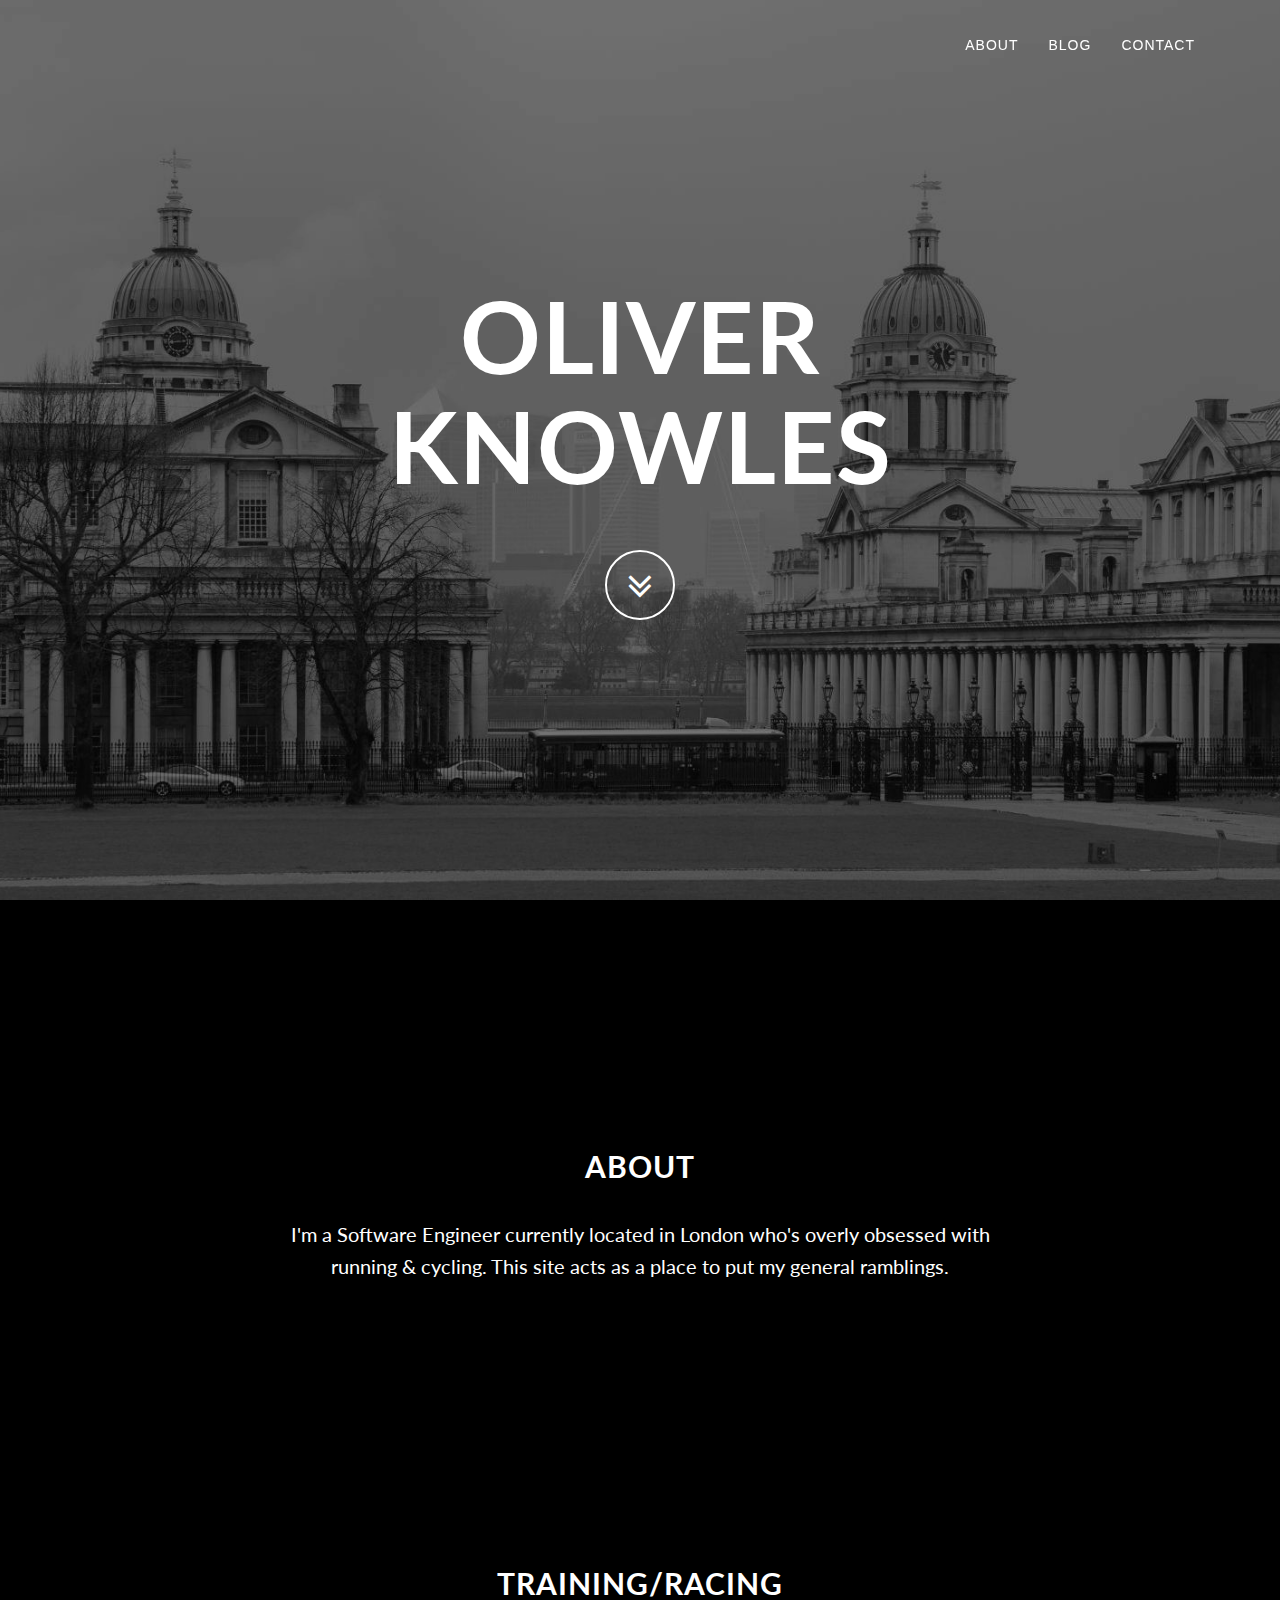
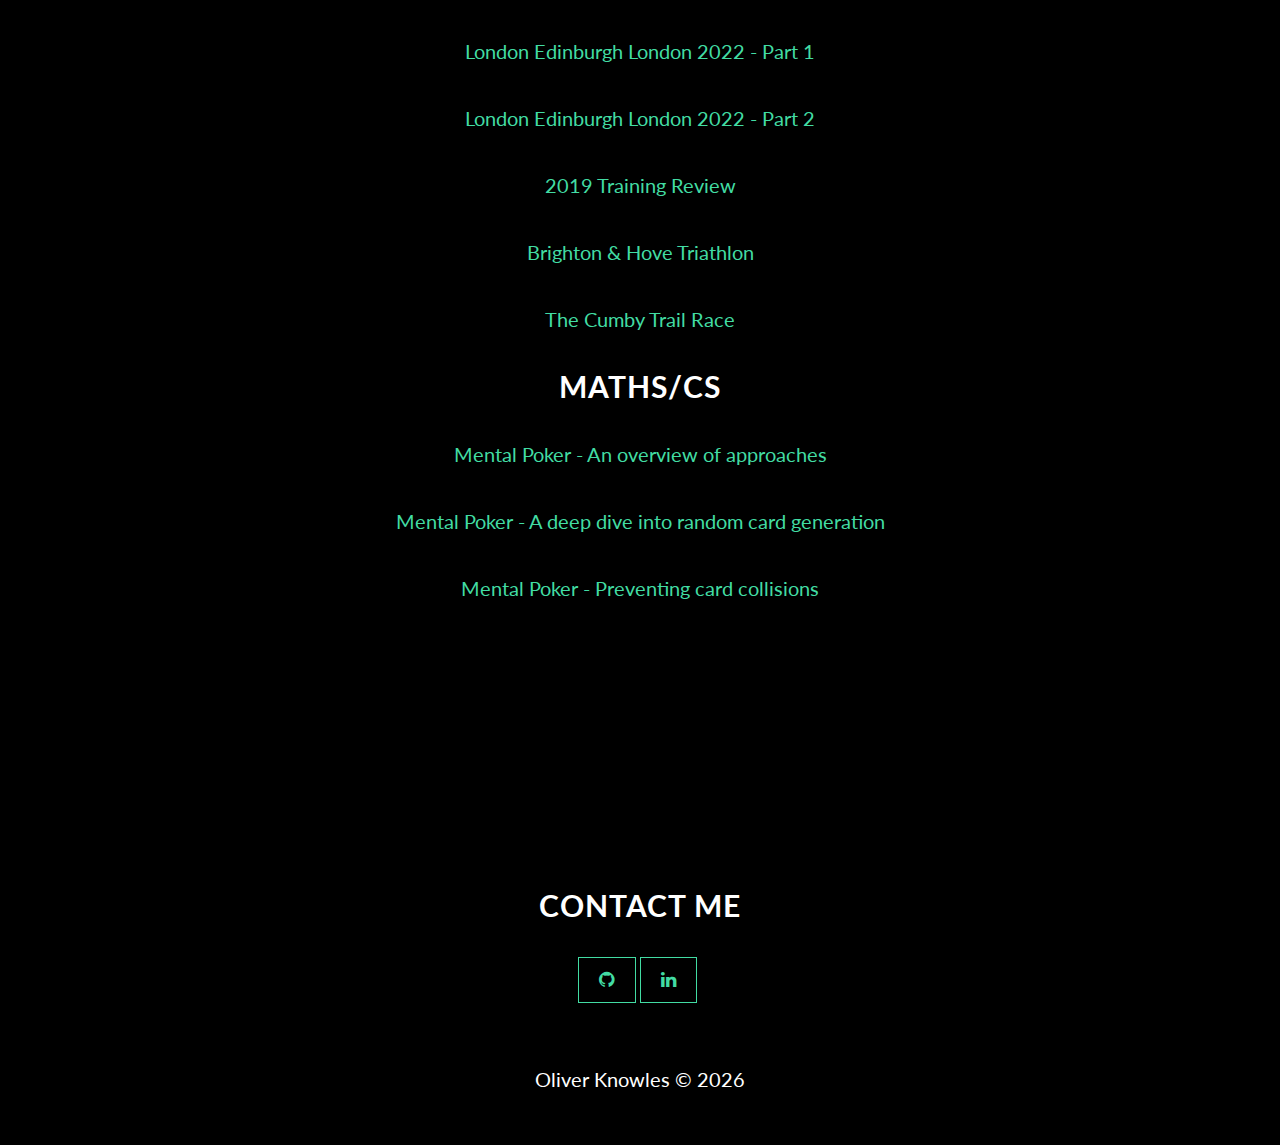
<file: index.html>
<!DOCTYPE html>
<html lang="en">

<head>

    <meta charset="utf-8">
    <meta http-equiv="X-UA-Compatible" content="IE=edge">
    <meta name="viewport" content="width=device-width, initial-scale=1">
    <meta name="description" content="">
    <meta name="author" content="">

    <title>Oliver Knowles</title>

    <!-- Bootstrap Core CSS -->
    <link href="css/bootstrap.min.css" rel="stylesheet">

    <!-- Custom CSS -->
    <link href="css/grayscale.css" rel="stylesheet">

    <!-- Custom Fonts -->
    <link href="font-awesome/css/font-awesome.min.css" rel="stylesheet" type="text/css">
    <link href='https://fonts.googleapis.com/css?family=Lato:300' rel='stylesheet' type='text/css'>

</head>

<body id="page-top" data-spy="scroll" data-target=".navbar-fixed-top">

    <!-- Navigation -->
    <nav class="navbar navbar-custom navbar-fixed-top" role="navigation">
        <div class="container">
            <!-- Collect the nav links, forms, and other content for toggling -->
            <div class="collapse navbar-collapse navbar-right navbar-main-collapse">
                <ul class="nav navbar-nav">
                    <!-- Hidden li included to remove active class from about link when scrolled up past about section -->
                    <li class="hidden">
                        <a href="#page-top"></a>
                    </li>
                    <li>
                        <a class="page-scroll" href="#about">About</a>
                    </li>
                    <li>
                        <a class="page-scroll" href="#blog">Blog</a>
                    </li>
                    <li>
                        <a class="page-scroll" href="#contact">Contact</a>
                    </li>
                </ul>
            </div>
            <!-- /.navbar-collapse -->
        </div>
        <!-- /.container -->
    </nav>

    <!-- Intro Header -->
    <header class="intro">
        <div class="intro-body">
            <div class="container">
                <div class="row">
                    <div class="col-md-8 col-md-offset-2">
                        <h1 class="brand-heading">Oliver Knowles</h1>
                        <!-- <p class="intro-text">Software Engineer<br />Located in London</p> -->
                        <a href="#about" class="btn btn-circle page-scroll">
                            <i class="fa fa-angle-double-down animated"></i>
                        </a>
                    </div>
                </div>
            </div>
        </div>
    </header>

    <!-- About Section -->
    <section id="about" class="container content-section text-center">
        <div class="row">
            <div class="col-lg-8 col-lg-offset-2">
                <h2>About</h2>
                <p>I'm a Software Engineer currently located in London who's overly obsessed with running & cycling. This site acts as a place to put my general ramblings.<p>
            </div>
        </div>
    </section>

    <!-- Blog Section -->
    <section id="blog" class="container content-section text-center">
        <div class="row">
            <div class="col-lg-8 col-lg-offset-2">
                <h2>Training/Racing</h2>
                <p><a href="lel-2022-part-1.html">London Edinburgh London 2022 - Part 1</a></p>
                <p><a href="lel-2022-part-2.html">London Edinburgh London 2022 - Part 2</a></p>
                <p><a href="2019-training-review.html">2019 Training Review</a></p>
                <p><a href="b&h-tri-2019-race-report.html">Brighton & Hove Triathlon</a></p>
                <p><a href="cumby-race-report.html">The Cumby Trail Race</a></p>
                <h2>Maths/CS</h2>
                <p><a href="mental-poker-overview.html">Mental Poker - An overview of approaches</a></p>
                <p><a href="mental-poker-random-card-generation.html">Mental Poker - A deep dive into random card generation</a></p>
                <p><a href="mental-poker-collision-checking.html">Mental Poker - Preventing card collisions</a></p>
            </div>
        </div>
    </section>

    <!-- Contact Section -->
    <section id="contact" class="container content-section text-center">
        <div class="row">
            <div class="col-lg-8 col-lg-offset-2">
                <h2>Contact Me</h2>
                <ul class="list-inline banner-social-buttons">
                    <li>
                        <a href="https://github.com/oknowles/" class="btn btn-default btn-lg"><i class="fa fa-github fa-fw"></i></a>
                        <a href="https://www.linkedin.com/in/oknowles/" class="btn btn-default btn-lg"><i class="fa fa-linkedin fa-fw"></i></a>
                    </li>
                </ul>
            </div>
        </div>
    </section>

    <!-- Map Section -->
    <!-- <div id="map"></div> -->

    <!-- Footer -->
    <footer>
        <div class="container text-center">
            <p>Oliver Knowles &copy; <script>document.write((new Date).getYear()+1900)</script></p>
        </div>
    </footer>

    <!-- jQuery -->
    <script src="js/jquery.js"></script>

    <!-- Bootstrap Core JavaScript -->
    <script src="js/bootstrap.min.js"></script>

    <!-- Plugin JavaScript -->
    <script src="js/jquery.easing.min.js"></script>

    <!-- Currently not using google maps. Will probably add this in at some point  -->
    <!-- Google Maps API Key - Use your own API key to enable the map feature. More information on the Google Maps API can be found at https://developers.google.com/maps/ -->
    <!-- <script type="text/javascript" src="https://maps.googleapis.com/maps/api/js?key=AIzaSyCRngKslUGJTlibkQ3FkfTxj3Xss1UlZDA&sensor=false"></script> -->

    <!-- Custom Theme JavaScript -->
    <script src="js/grayscale.js"></script>

</body>

</html>
</file>
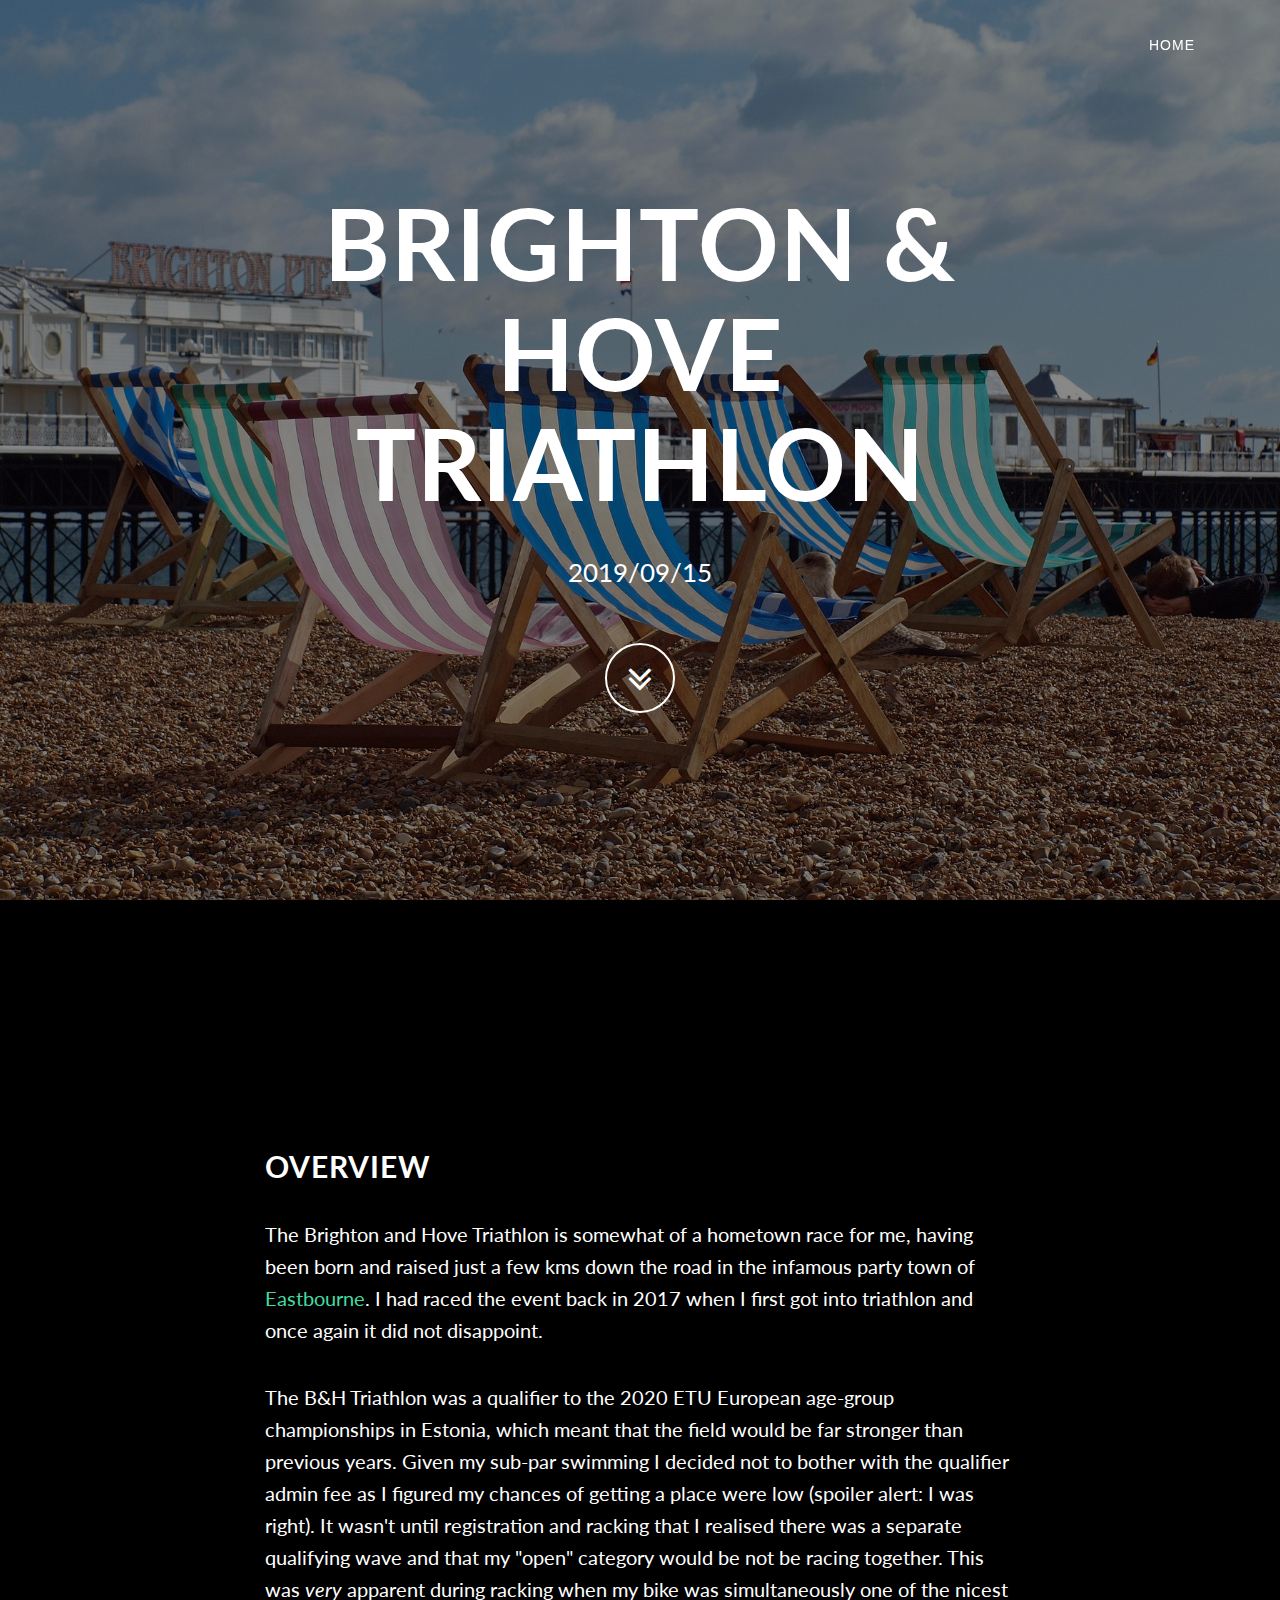
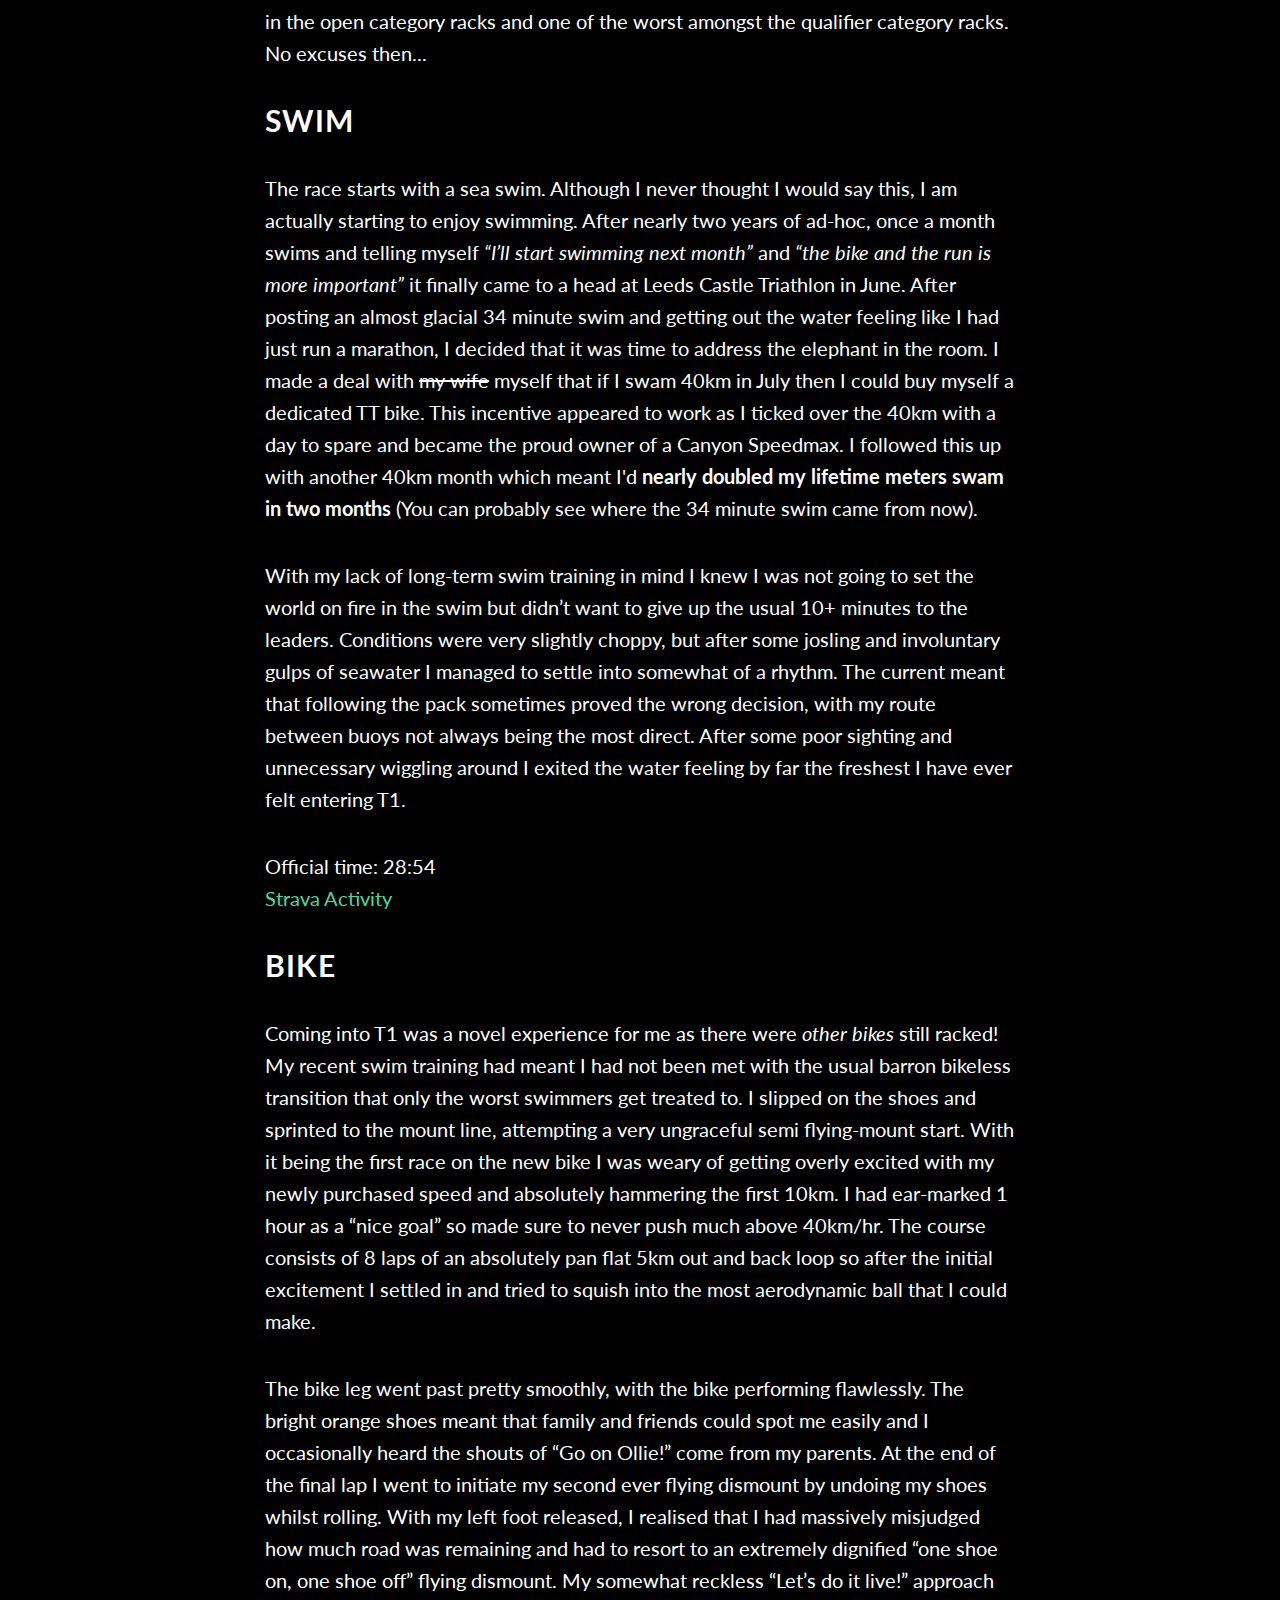
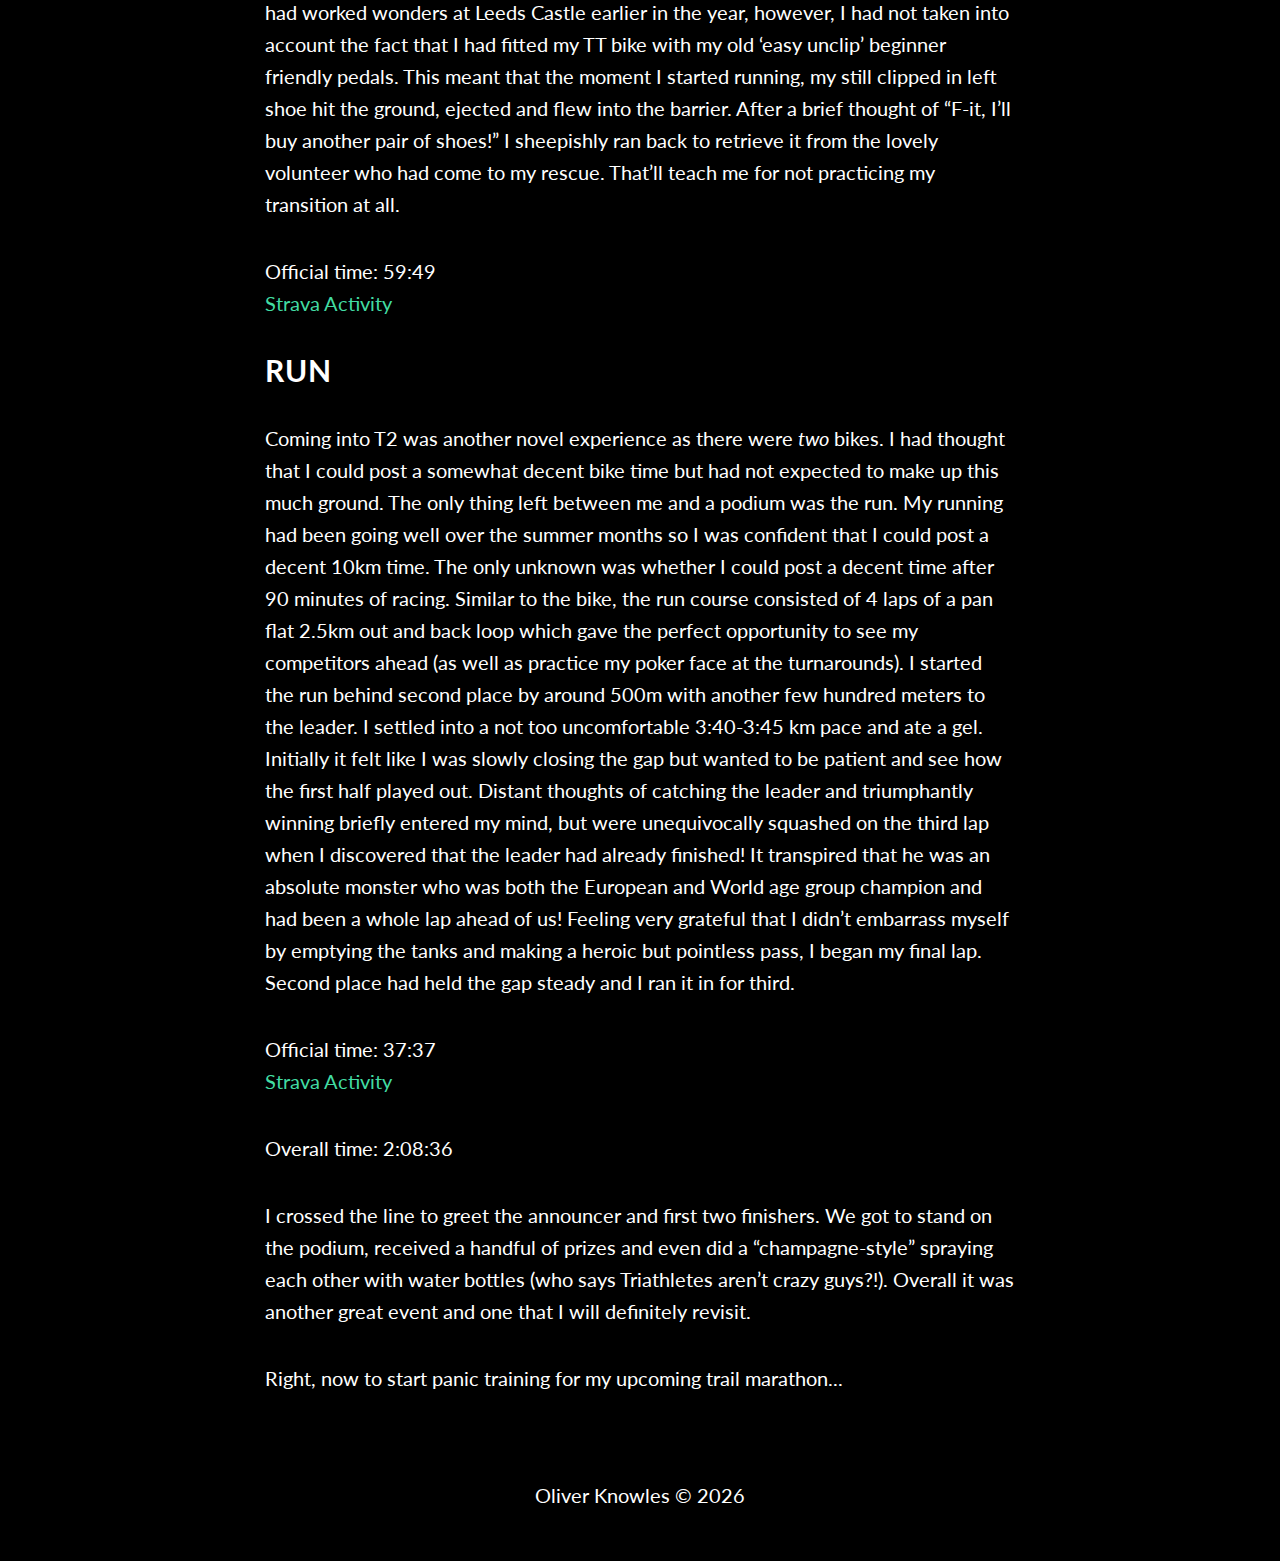
<file: b&h-tri-2019-race-report.html>
<!DOCTYPE html>
<html lang="en">

<head>

    <meta charset="utf-8">
    <meta http-equiv="X-UA-Compatible" content="IE=edge">
    <meta name="viewport" content="width=device-width, initial-scale=1">
    <meta name="description" content="">
    <meta name="author" content="">

    <title>Oliver Knowles</title>

    <!-- Bootstrap Core CSS -->
    <link href="css/bootstrap.min.css" rel="stylesheet">

    <!-- Custom CSS -->
    <link href="css/grayscale.css" rel="stylesheet">

    <!-- Custom Fonts -->
    <link href="font-awesome/css/font-awesome.min.css" rel="stylesheet" type="text/css">
    <link href='https://fonts.googleapis.com/css?family=Lato:300' rel='stylesheet' type='text/css'>

</head>

<body id="page-top" data-spy="scroll" data-target=".navbar-fixed-top">

    <!-- Navigation -->
    <nav class="navbar navbar-custom navbar-fixed-top" role="navigation">
        <div class="container">
            <!-- Collect the nav links, forms, and other content for toggling -->
            <div class="collapse navbar-collapse navbar-right navbar-main-collapse">
                <ul class="nav navbar-nav">
                    <!-- Hidden li included to remove active class from about link when scrolled up past about section -->
                    <li class="hidden">
                        <a href="#page-top"></a>
                    </li>
                    <li>
                        <a class="page-scroll" href="index.html">Home</a>
                    </li>
                </ul>
            </div>
            <!-- /.navbar-collapse -->
        </div>
        <!-- /.container -->
    </nav>

    <!-- Intro Header -->
    <header id="intro-brighton" class="intro">
        <div class="intro-body">
            <div class="container">
                <div class="row">
                    <div class="col-md-8 col-md-offset-2">
                        <h1 class="brand-heading">Brighton & Hove Triathlon</h1>
                        <p class="intro-text">2019/09/15</p>
                        <a href="#blog-body" class="btn btn-circle page-scroll">
                            <i class="fa fa-angle-double-down animated"></i>
                        </a>
                    </div>
                </div>
            </div>
        </div>
    </header>

    <!-- Blog Text -->
    <section id="blog-body" class="container content-section text-left">
        <div class="row">
            <div class="col-lg-8 col-lg-offset-2">
                <h2>Overview</h2>

<p>The Brighton and Hove Triathlon is somewhat of a hometown race for me, having been born and raised just a few kms down the road in the infamous party town of <a href="https://www.bbc.co.uk/news/uk-england-sussex-24593911">Eastbourne</a>. I had raced the event back in 2017 when I first got into triathlon and once again it did not disappoint.</p>

<p>The B&H Triathlon was a qualifier to the 2020 ETU European age-group championships in Estonia, which meant that the field would be far stronger than previous years. Given my sub-par swimming I decided not to bother with the qualifier admin fee as I figured my chances of getting a place were low (spoiler alert: I was right). It wasn't until registration and racking that I realised there was a separate qualifying wave and that my "open" category would be not be racing together. This was <i>very</i> apparent during racking when my bike was simultaneously one of the nicest in the open category racks and one of the worst amongst the qualifier category racks. No excuses then...</p>

<h2>Swim</h2>

<p>The race starts with a sea swim. Although I never thought I would say this, I am actually starting to enjoy swimming. After nearly two years of ad-hoc, once a month swims and telling myself <i>“I’ll start swimming next month”</i> and <i>“the bike and the run is more important”</i> it finally came to a head at Leeds Castle Triathlon in June. After posting an almost glacial 34 minute swim and getting out the water feeling like I had just run a marathon, I decided that it was time to address the elephant in the room. I made a deal with <strike>my wife</strike> myself that if I swam 40km in July then I could buy myself a dedicated TT bike. This incentive appeared to work as I ticked over the 40km with a day to spare and became the proud owner of a Canyon Speedmax. I followed this up with another 40km month which meant I'd <strong>nearly doubled my lifetime meters swam in two months</strong> (You can probably see where the 34 minute swim came from now).</p>

<p>With my lack of long-term swim training in mind I knew I was not going to set the world on fire in the swim but didn’t want to give up the usual 10+ minutes to the leaders. Conditions were very slightly choppy, but after some josling and involuntary gulps of seawater I managed to settle into somewhat of a rhythm. The current meant that following the pack sometimes proved the wrong decision, with my route between buoys not always being the most direct. After some poor sighting and unnecessary wiggling around I exited the water feeling by far the freshest I have ever felt entering T1.</p> 

<p>Official time: 28:54<br>
<a href="https://www.strava.com/activities/2711956645">Strava Activity</a></p>

<h2>Bike</h2>

<p>Coming into T1 was a novel experience for me as there were <i>other bikes</i> still racked! My recent swim training had meant I had not been met with the usual barron bikeless transition that only the worst swimmers get treated to. I slipped on the shoes and sprinted to the mount line, attempting a very ungraceful semi flying-mount start. With it being the first race on the new bike I was weary of getting overly excited with my newly purchased speed and absolutely hammering the first 10km. I had ear-marked 1 hour as a “nice goal” so made sure to never push much above 40km/hr. The course consists of 8 laps of an absolutely pan flat 5km out and back loop so after the initial excitement I settled in and tried to squish into the most aerodynamic ball that I could make.</p>

<p>The bike leg went past pretty smoothly, with the bike performing flawlessly. The bright orange shoes meant that family and friends could spot me easily and I occasionally heard the shouts of “Go on Ollie!” come from my parents. At the end of the final lap I went to initiate my second ever flying dismount by undoing my shoes whilst rolling. With my left foot released, I realised that I had massively misjudged how much road was remaining and had to resort to an extremely dignified “one shoe on, one shoe off” flying dismount. My somewhat reckless “Let’s do it live!” approach had worked wonders at Leeds Castle earlier in the year, however, I had not taken into account the fact that I had fitted my TT bike with my old ‘easy unclip’ beginner friendly pedals. This meant that the moment I started running, my still clipped in left shoe hit the ground, ejected and flew into the barrier. After a brief thought of “F-it, I’ll buy another pair of shoes!” I sheepishly ran back to retrieve it from the lovely volunteer who had come to my rescue. That’ll teach me for not practicing my transition at all.</p>

<p>Official time: 59:49<br>
<a href="https://www.strava.com/activities/2711951112">Strava Activity</a></p>

<h2>Run</h2>

<p>Coming into T2 was another novel experience as there were <i>two</i> bikes. I had thought that I could post a somewhat decent bike time but had not expected to make up this much ground. The only thing left between me and a podium was the run. My running had been going well over the summer months so I was confident that I could post a decent 10km time. The only unknown was whether I could post a decent time after 90 minutes of racing. Similar to the bike, the run course consisted of 4 laps of a pan flat 2.5km out and back loop which gave the perfect opportunity to see my competitors ahead (as well as practice my poker face at the turnarounds). I started the run behind second place by around 500m with another few hundred meters to the leader. I settled into a not too uncomfortable 3:40-3:45 km pace and ate a gel. Initially it felt like I was slowly closing the gap but wanted to be patient and see how the first half played out. Distant thoughts of catching the leader and triumphantly winning briefly entered my mind, but were unequivocally squashed on the third lap when I discovered that the leader had already finished! It transpired that he was an absolute monster who was both the European and World age group champion and had been a whole lap ahead of us! Feeling very grateful that I didn’t embarrass myself by emptying the tanks and making a heroic but pointless pass, I began my final lap. Second place had held the gap steady and I ran it in for third.</p>

<p>Official time: 37:37<br>
<a href="https://www.strava.com/activities/2711956802">Strava Activity</a></p>

<p>Overall time: 2:08:36<p>

<p>I crossed the line to greet the announcer and first two finishers. We got to stand on the podium, received a handful of prizes and even did a “champagne-style” spraying each other with water bottles (who says Triathletes aren’t crazy guys?!). Overall it was another great event and one that I will definitely revisit.</p> 

<p>Right, now to start panic training for my upcoming trail marathon...</p>


            </div>
        </div>
    </section>

    <!-- Footer -->
    <footer>
        <div class="container text-center">
            <p>Oliver Knowles &copy; <script>document.write((new Date).getYear()+1900)</script></p>
        </div>
    </footer>

    <!-- jQuery -->
    <script src="js/jquery.js"></script>

    <!-- Bootstrap Core JavaScript -->
    <script src="js/bootstrap.min.js"></script>

    <!-- Plugin JavaScript -->
    <script src="js/jquery.easing.min.js"></script>

    <!-- Custom Theme JavaScript -->
    <script src="js/grayscale.js"></script>

</body>

</html>
</file>
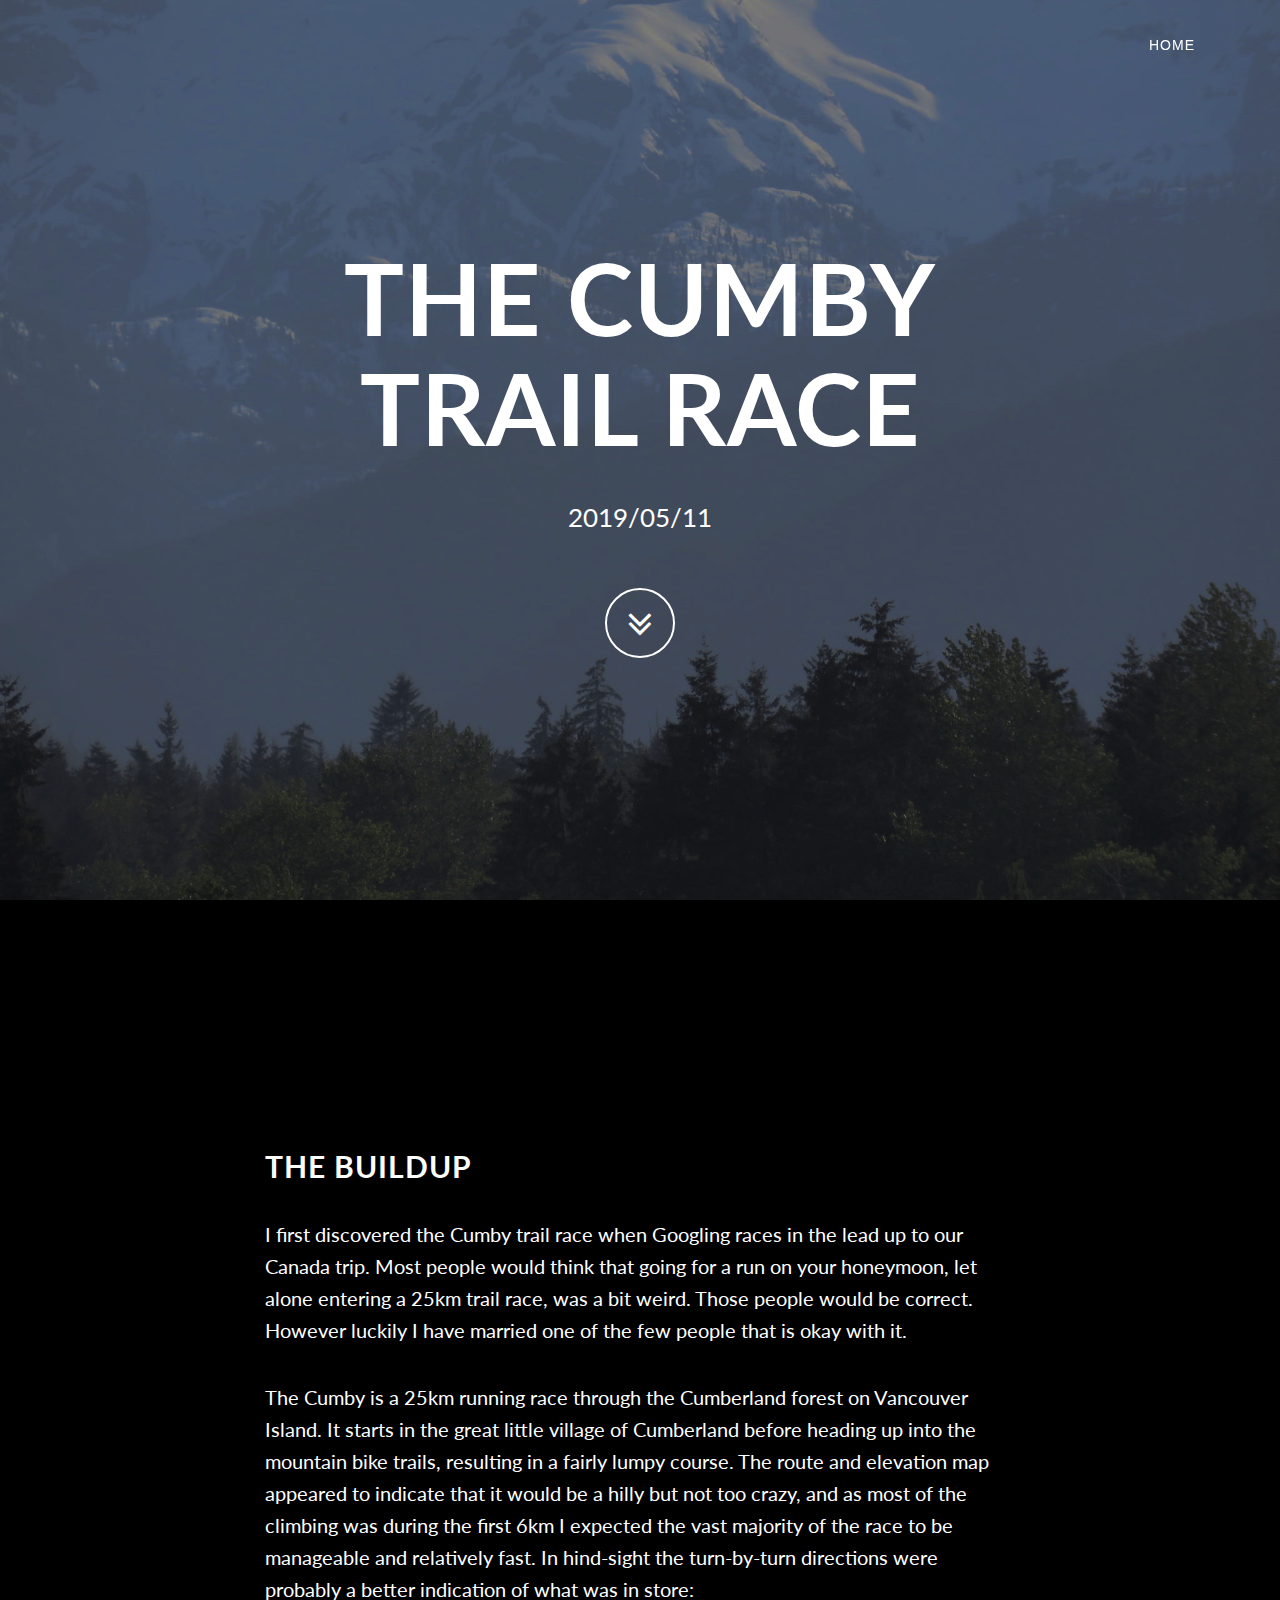
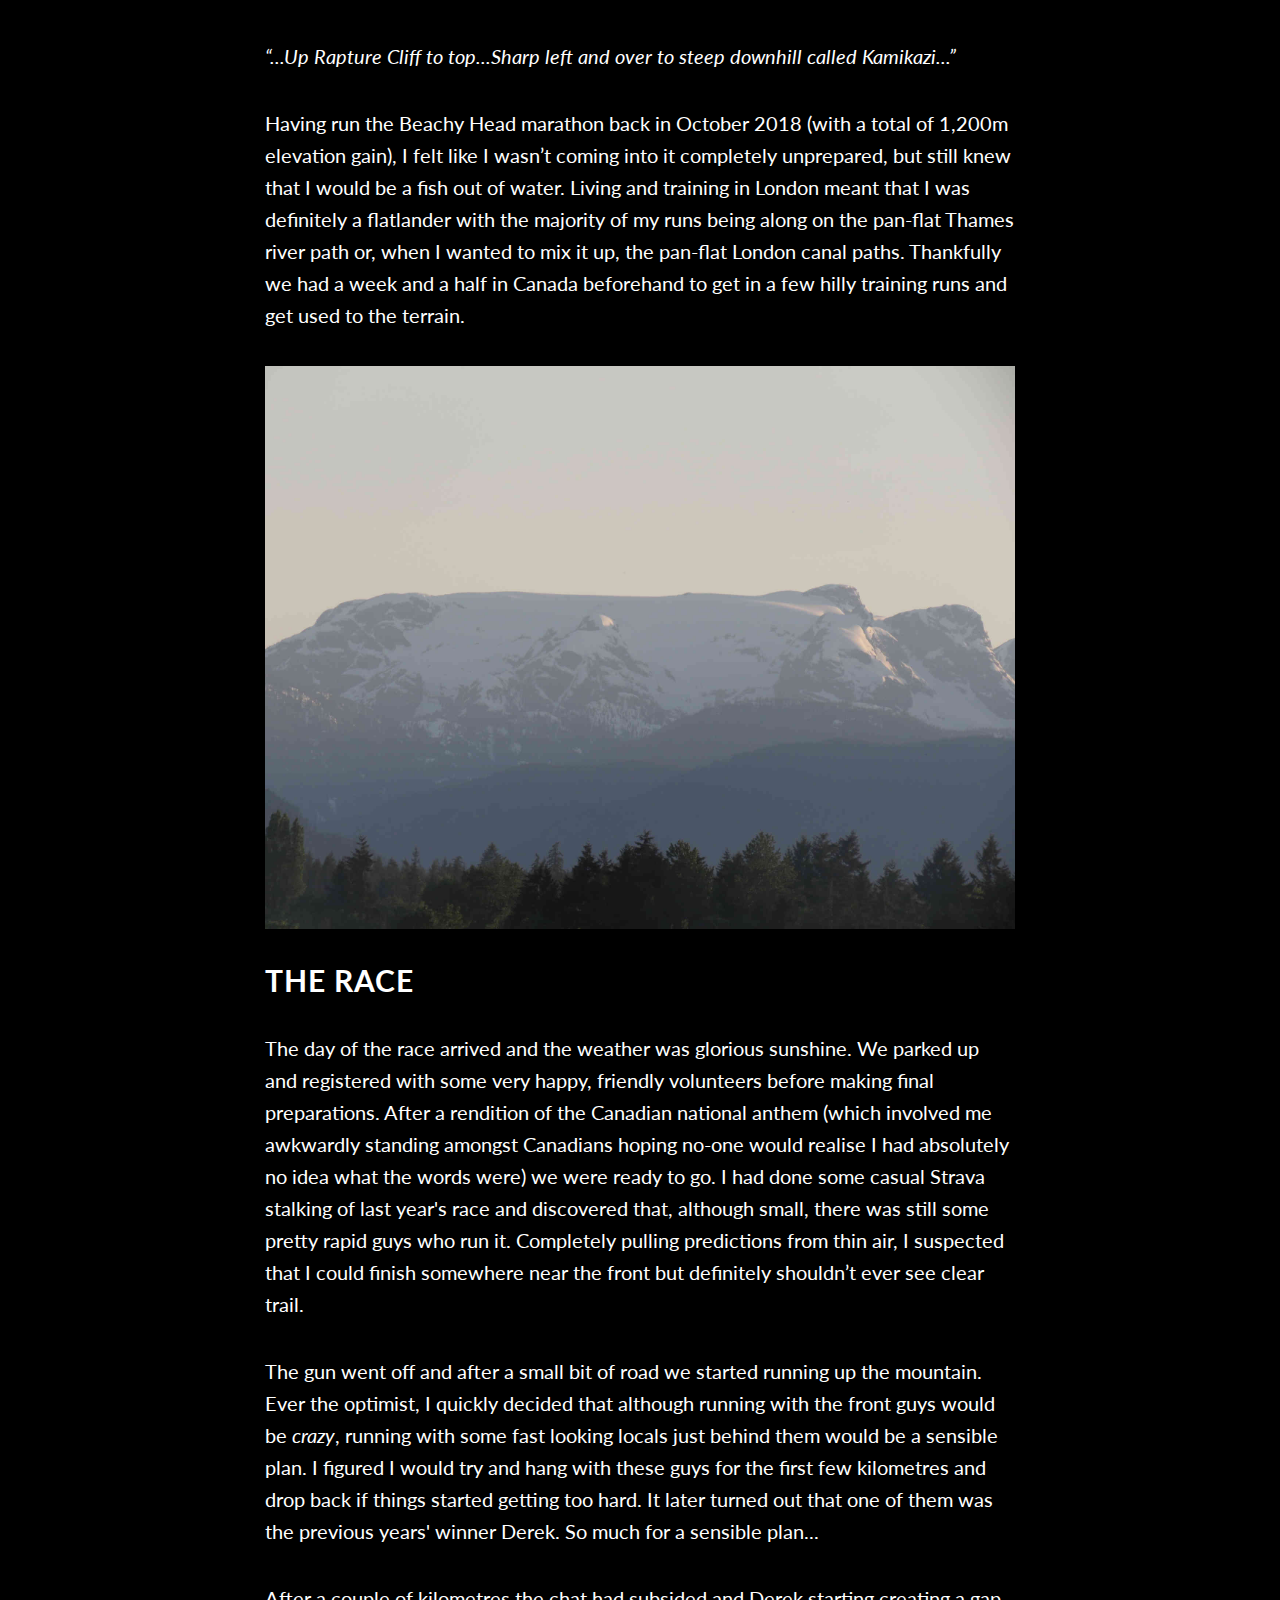
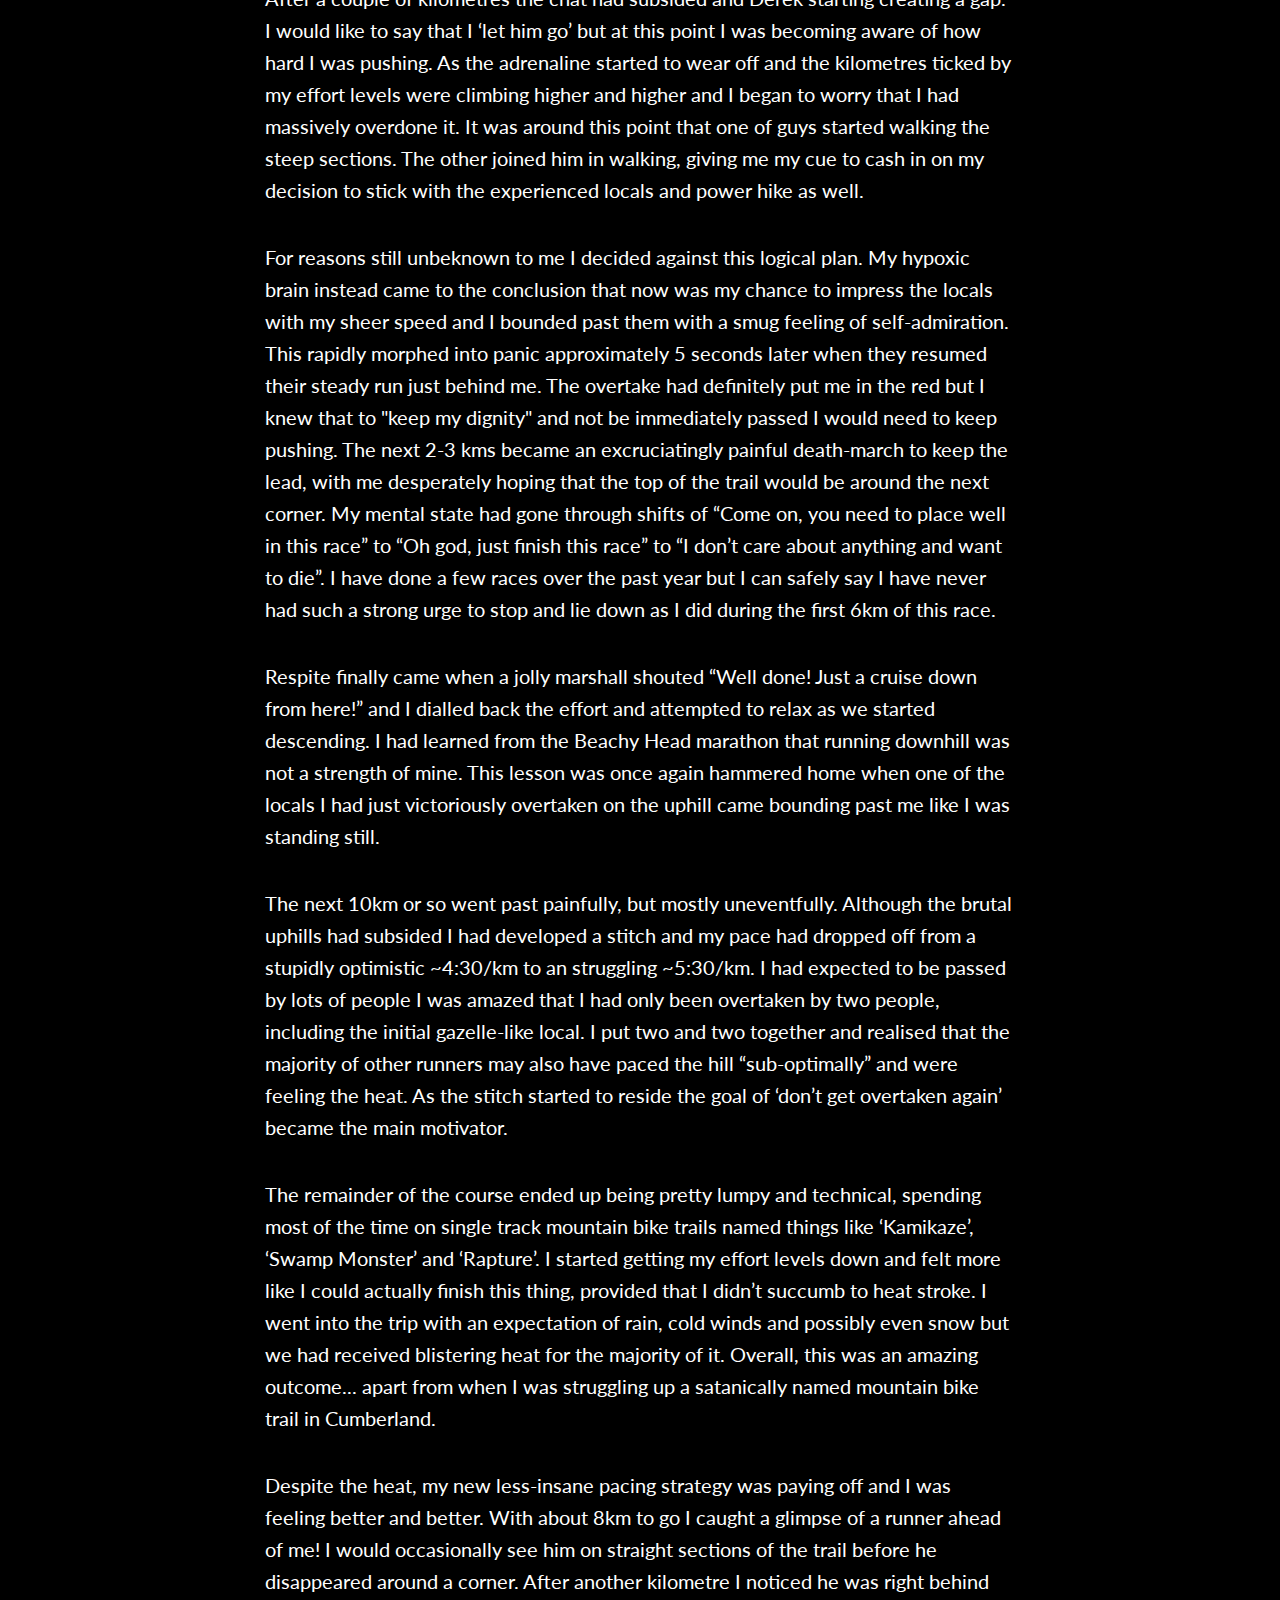
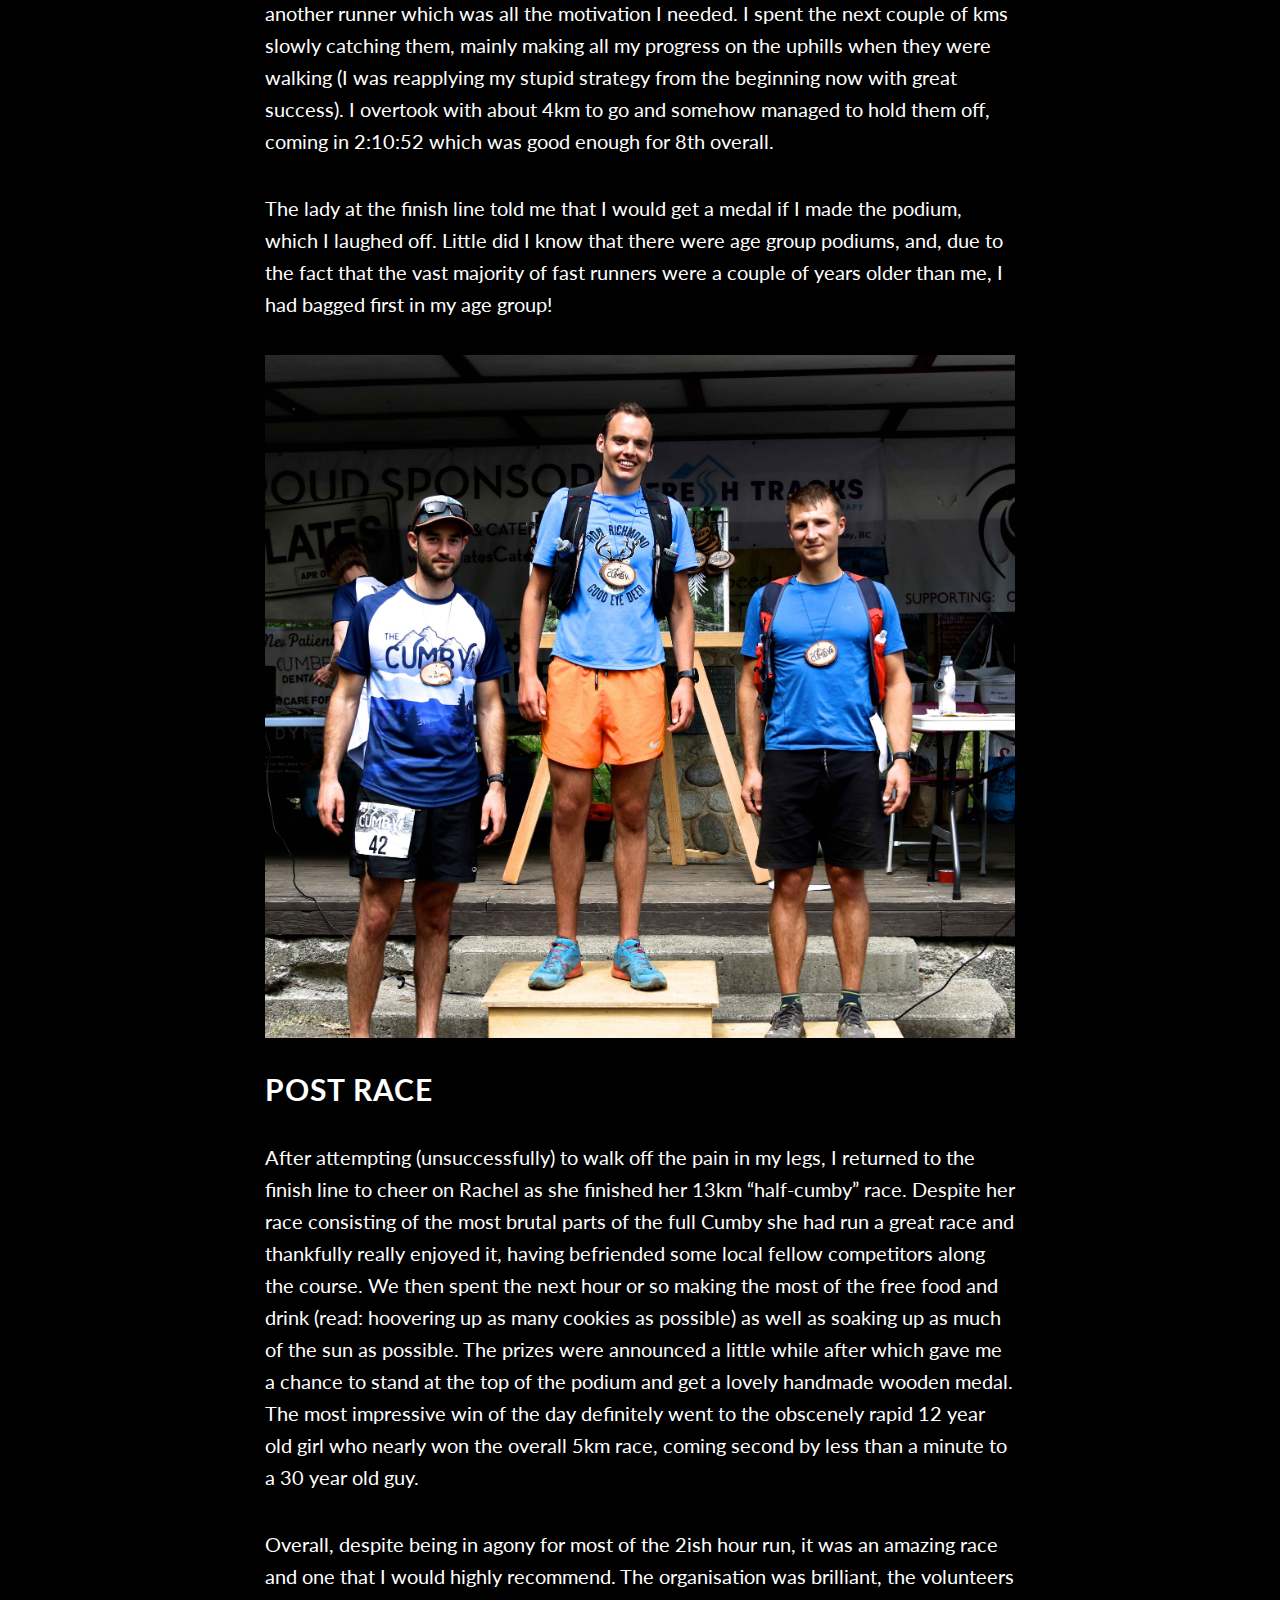
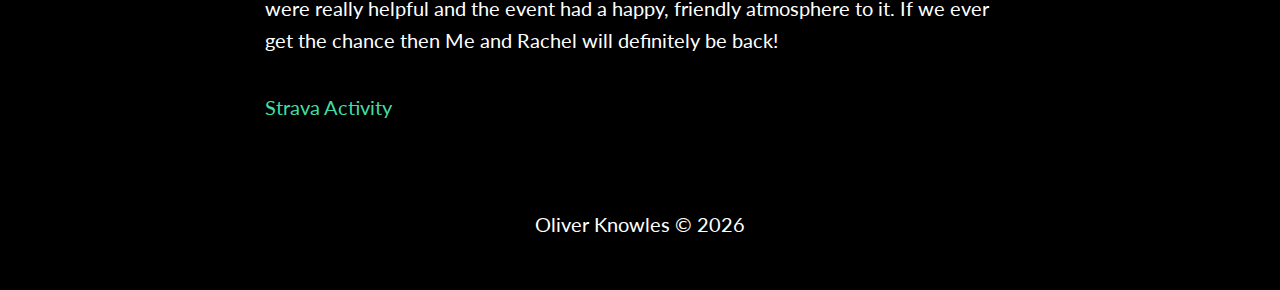
<file: cumby-race-report.html>
<!DOCTYPE html>
<html lang="en">

<head>

    <meta charset="utf-8">
    <meta http-equiv="X-UA-Compatible" content="IE=edge">
    <meta name="viewport" content="width=device-width, initial-scale=1">
    <meta name="description" content="">
    <meta name="author" content="">

    <title>Oliver Knowles</title>

    <!-- Bootstrap Core CSS -->
    <link href="css/bootstrap.min.css" rel="stylesheet">

    <!-- Custom CSS -->
    <link href="css/grayscale.css" rel="stylesheet">

    <!-- Custom Fonts -->
    <link href="font-awesome/css/font-awesome.min.css" rel="stylesheet" type="text/css">
    <link href='https://fonts.googleapis.com/css?family=Lato:300' rel='stylesheet' type='text/css'>

</head>

<body id="page-top" data-spy="scroll" data-target=".navbar-fixed-top">

    <!-- Navigation -->
    <nav class="navbar navbar-custom navbar-fixed-top" role="navigation">
        <div class="container">
            <!-- Collect the nav links, forms, and other content for toggling -->
            <div class="collapse navbar-collapse navbar-right navbar-main-collapse">
                <ul class="nav navbar-nav">
                    <!-- Hidden li included to remove active class from about link when scrolled up past about section -->
                    <li class="hidden">
                        <a href="#page-top"></a>
                    </li>
                    <li>
                        <a class="page-scroll" href="index.html">Home</a>
                    </li>
                </ul>
            </div>
            <!-- /.navbar-collapse -->
        </div>
        <!-- /.container -->
    </nav>

    <!-- Intro Header -->
    <header id="intro-mountains" class="intro">
        <div class="intro-body">
            <div class="container">
                <div class="row">
                    <div class="col-md-8 col-md-offset-2">
                        <h1 class="brand-heading">The Cumby Trail Race</h1>
                        <p class="intro-text">2019/05/11</p>
                        <a href="#blog-body" class="btn btn-circle page-scroll">
                            <i class="fa fa-angle-double-down animated"></i>
                        </a>
                    </div>
                </div>
            </div>
        </div>
    </header>

    <!-- Blog Text -->
    <section id="blog-body" class="container content-section text-left">
        <div class="row">
            <div class="col-lg-8 col-lg-offset-2">
                <h2>The Buildup</h2>

<p>I first discovered the Cumby trail race when Googling races in the lead up to our Canada trip. Most people would think that going for a run on your honeymoon, let alone entering a 25km trail race, was a bit weird. Those people would be correct. However luckily I have married one of the few people that is okay with it.</p>

<p>The Cumby is a 25km running race through the Cumberland forest on Vancouver Island. It starts in the great little village of Cumberland before heading up into the mountain bike trails, resulting in a fairly lumpy course. The route and elevation map appeared to indicate that it would be a hilly but not too crazy, and as most of the climbing was during the first 6km I expected the vast majority of the race to be manageable and relatively fast. In hind-sight the turn-by-turn directions were probably a better indication of what was in store:</p>

<p><i><q>...Up Rapture Cliff to top...Sharp left and over to steep downhill called Kamikazi...</q></i></p>

<p>
Having run the Beachy Head marathon back in October 2018 (with a total of 1,200m elevation gain), I felt like I wasn’t coming into it completely unprepared, but still knew that I would be a fish out of water. Living and training in London meant that I was definitely a flatlander with the majority of my runs being along on the pan-flat Thames river path or, when I wanted to mix it up, the pan-flat London canal paths. Thankfully we had a week and a half in Canada beforehand to get in a few hilly training runs and get used to the terrain.</p>

<img class="blog-img" src="img/canadian-mountains-snow.jpg">
<p></p>

<h2>The Race</h2>

<p>The day of the race arrived and the weather was glorious sunshine. We parked up and registered with some very happy, friendly volunteers before making final preparations. After a rendition of the Canadian national anthem (which involved me awkwardly standing amongst Canadians hoping no-one would realise I had absolutely no idea what the words were) we were ready to go. I had done some casual Strava stalking of last year's race and discovered that, although small, there was still some pretty rapid guys who run it. Completely pulling predictions from thin air, I suspected that I could finish somewhere near the front but definitely shouldn’t ever see clear trail.</p>

<p>The gun went off and after a small bit of road we started running up the mountain. Ever the optimist, I quickly decided that although running with the front guys would be <i>crazy</i>, running with some fast looking locals just behind them would be a sensible plan. I figured I would try and hang with these guys for the first few kilometres and drop back if things started getting too hard. It later turned out that one of them was the previous years' winner Derek. So much for a sensible plan... </p>

<p>After a couple of kilometres the chat had subsided and Derek starting creating a gap. I would like to say that I ‘let him go’ but at this point I was becoming aware of how hard I was pushing. As the adrenaline started to wear off and the kilometres ticked by my effort levels were climbing higher and higher and I began to worry that I had massively overdone it. It was around this point that one of guys started walking the steep sections. The other joined him in walking, giving me my cue to cash in on my decision to stick with the experienced locals and power hike as well.</p>

<p>For reasons still unbeknown to me I decided against this logical plan. My hypoxic brain instead came to the conclusion that now was my chance to impress the locals with my sheer speed and I bounded past them with a smug feeling of self-admiration. This rapidly morphed into panic approximately 5 seconds later when they resumed their steady run just behind me. The overtake had definitely put me in the red but I knew that to "keep my dignity" and not be immediately passed I would need to keep pushing. The next 2-3 kms became an excruciatingly painful death-march to keep the lead, with me desperately hoping that the top of the trail would be around the next corner. My mental state had gone through shifts of “Come on, you need to place well in this race” to “Oh god, just finish this race” to “I don’t care about anything and want to die”. I have done a few races over the past year but I can safely say I have never had such a strong urge to stop and lie down as I did during the first 6km of this race.</p>

<p>Respite finally came when a jolly marshall shouted “Well done! Just a cruise down from here!” and I dialled back the effort and attempted to relax as we started descending. I had learned from the Beachy Head marathon that running downhill was not a strength of mine. This lesson was once again hammered home when one of the locals I had just victoriously overtaken on the uphill came bounding past me like I was standing still.</p>

<p>The next 10km or so went past painfully, but mostly uneventfully. Although the brutal uphills had subsided I had developed a stitch and my pace had dropped off from a stupidly optimistic ~4:30/km to an struggling ~5:30/km. I had expected to be passed by lots of people I was amazed that I had only been overtaken by two people, including the initial gazelle-like local. I put two and two together and realised that the majority of other runners may also have paced the hill “sub-optimally” and were feeling the heat. As the stitch started to reside the goal of ‘don’t get overtaken again’ became the main motivator.</p>

<p>The remainder of the course ended up being pretty lumpy and technical, spending most of the time on single track mountain bike trails named things like ‘Kamikaze’, ‘Swamp Monster’ and ‘Rapture’. I started getting my effort levels down and felt more like I could actually finish this thing, provided that I didn’t succumb to heat stroke. I went into the trip with an expectation of rain, cold winds and possibly even snow but we had received blistering heat for the majority of it. Overall, this was an amazing outcome... apart from when I was struggling up a satanically named mountain bike trail in Cumberland.</p>

<p>Despite the heat, my new less-insane pacing strategy was paying off and I was feeling better and better. With about 8km to go I caught a glimpse of a runner ahead of me! I would occasionally see him on straight sections of the trail before he disappeared around a corner. After another kilometre I noticed he was right behind another runner which was all the motivation I needed. I spent the next couple of kms slowly catching them, mainly making all my progress on the uphills when they were walking (I was reapplying my stupid strategy from the beginning now with great success). I overtook with about 4km to go and somehow managed to hold them off, coming in 2:10:52  which was good enough for 8th overall.</p>

<p>The lady at the finish line told me that I would get a medal if I made the podium, which I laughed off. Little did I know that there were age group podiums, and, due to the fact that the vast majority of fast runners were a couple of years older than me, I had bagged first in my age group!</p>

<img class="blog-img" src="img/cumby-podium.jpg">

<p></p>
<h2>Post Race</h2>

<p>After attempting (unsuccessfully) to walk off the pain in my legs, I returned to the finish line to cheer on Rachel as she finished her 13km “half-cumby” race. Despite her race consisting of the most brutal parts of the full Cumby she had run a great race and thankfully really enjoyed it, having befriended some local fellow competitors along the course. We then spent the next hour or so making the most of the free food and drink (read: hoovering up as many cookies as possible) as well as soaking up as much of the sun as possible. The prizes were announced a little while after which gave me a chance to stand at the top of the podium and get a lovely handmade wooden medal. The most impressive win of the day definitely went to the obscenely rapid 12 year old girl who nearly won the overall 5km race, coming second by less than a minute to a 30 year old guy.</p>

<p>Overall, despite being in agony for most of the 2ish hour run, it was an amazing race and one that I would highly recommend. The organisation was brilliant, the volunteers were really helpful and the event had a happy, friendly atmosphere to it. If we ever get the chance then Me and Rachel will definitely be back!</p>

<p><a href="https://www.strava.com/activities/2360264738">Strava Activity</a></p>

            </div>
        </div>
    </section>

    <!-- Footer -->
    <footer>
        <div class="container text-center">
            <p>Oliver Knowles &copy; <script>document.write((new Date).getYear()+1900)</script></p>
        </div>
    </footer>

    <!-- jQuery -->
    <script src="js/jquery.js"></script>

    <!-- Bootstrap Core JavaScript -->
    <script src="js/bootstrap.min.js"></script>

    <!-- Plugin JavaScript -->
    <script src="js/jquery.easing.min.js"></script>

    <!-- Custom Theme JavaScript -->
    <script src="js/grayscale.js"></script>

</body>

</html>
</file>
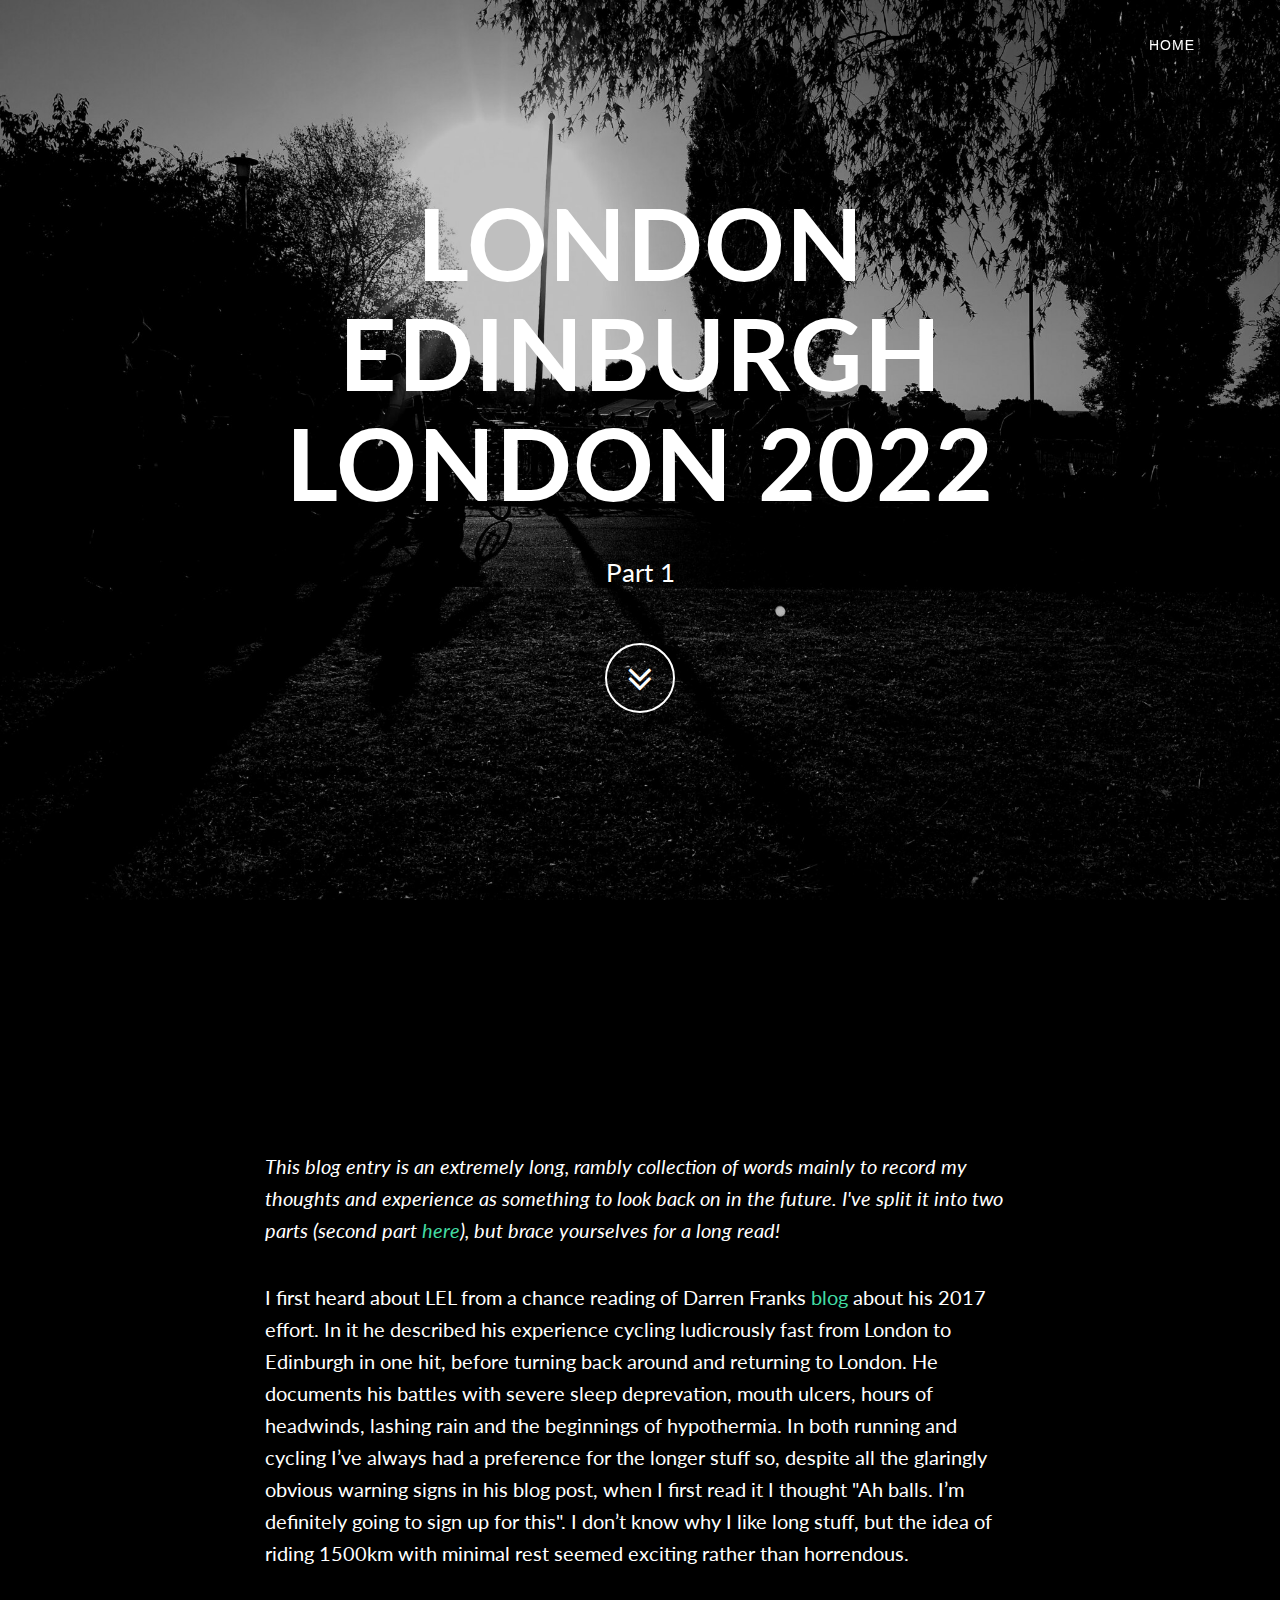
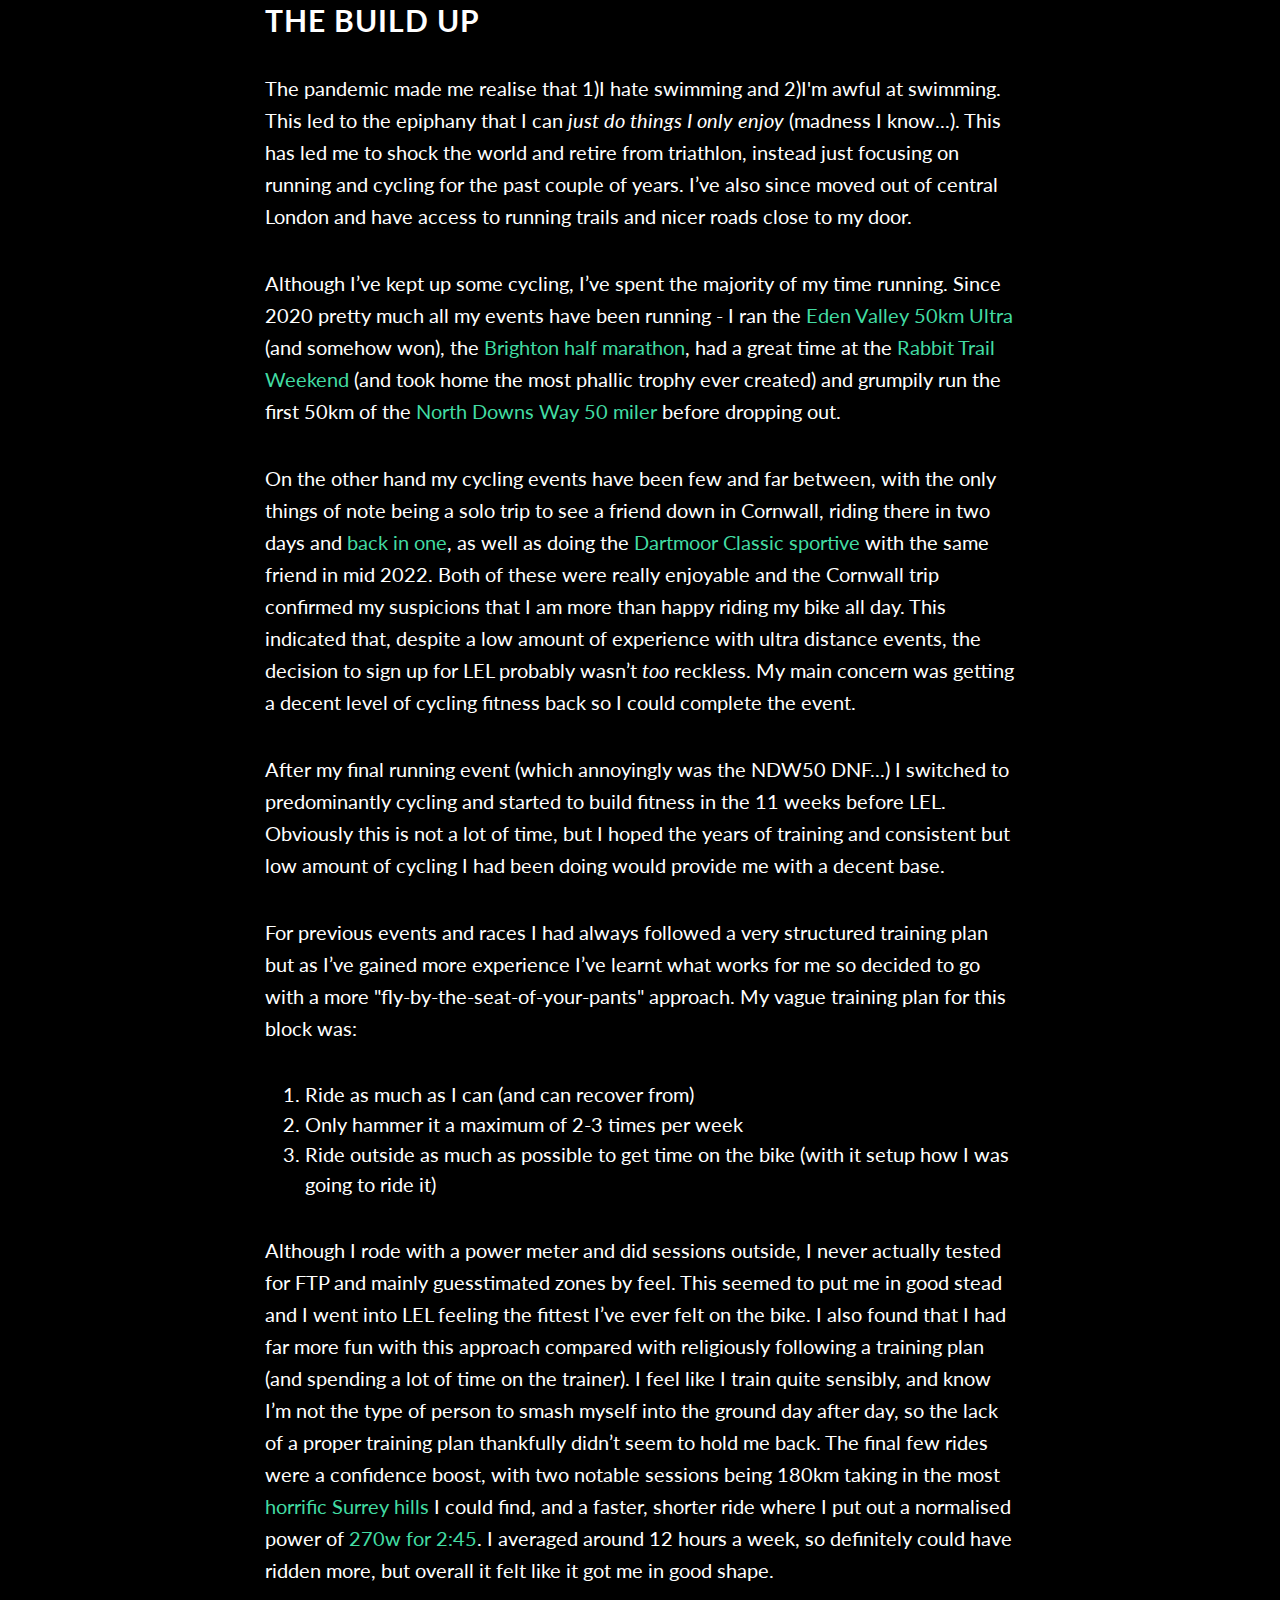
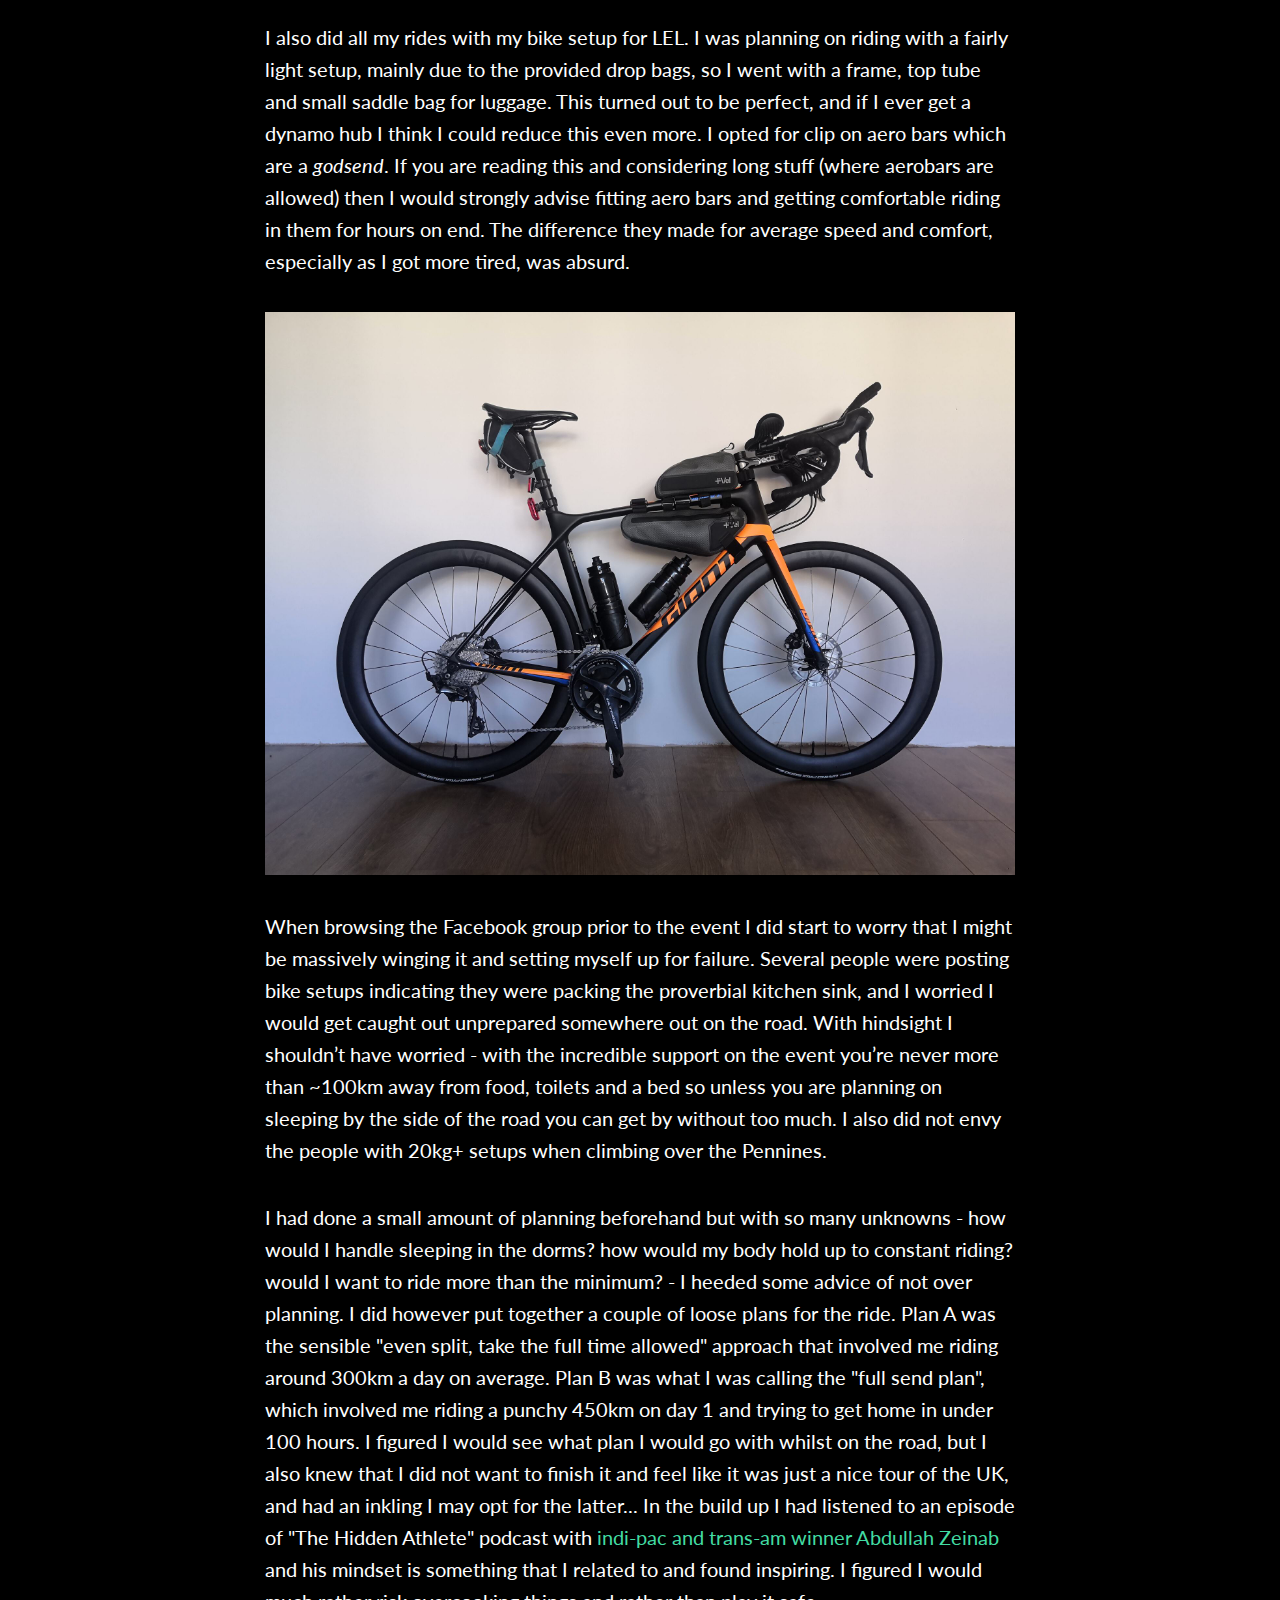
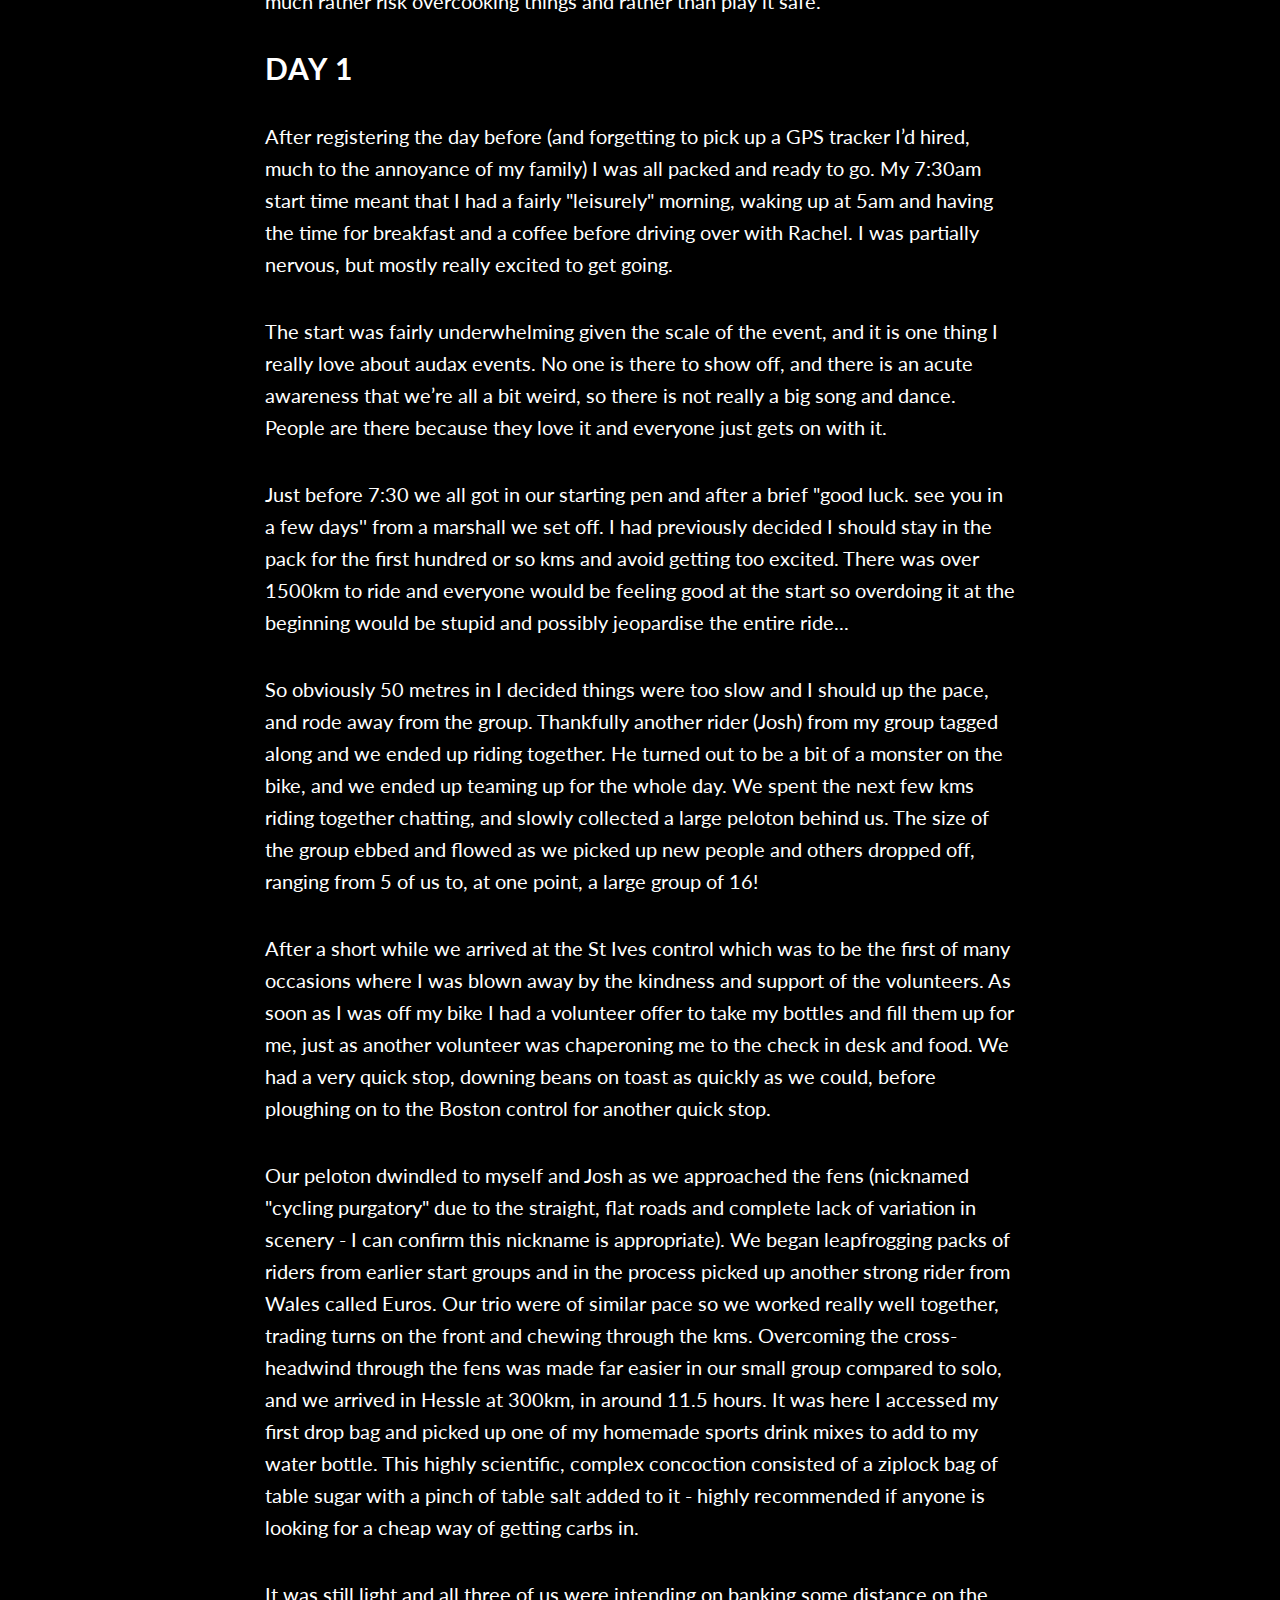
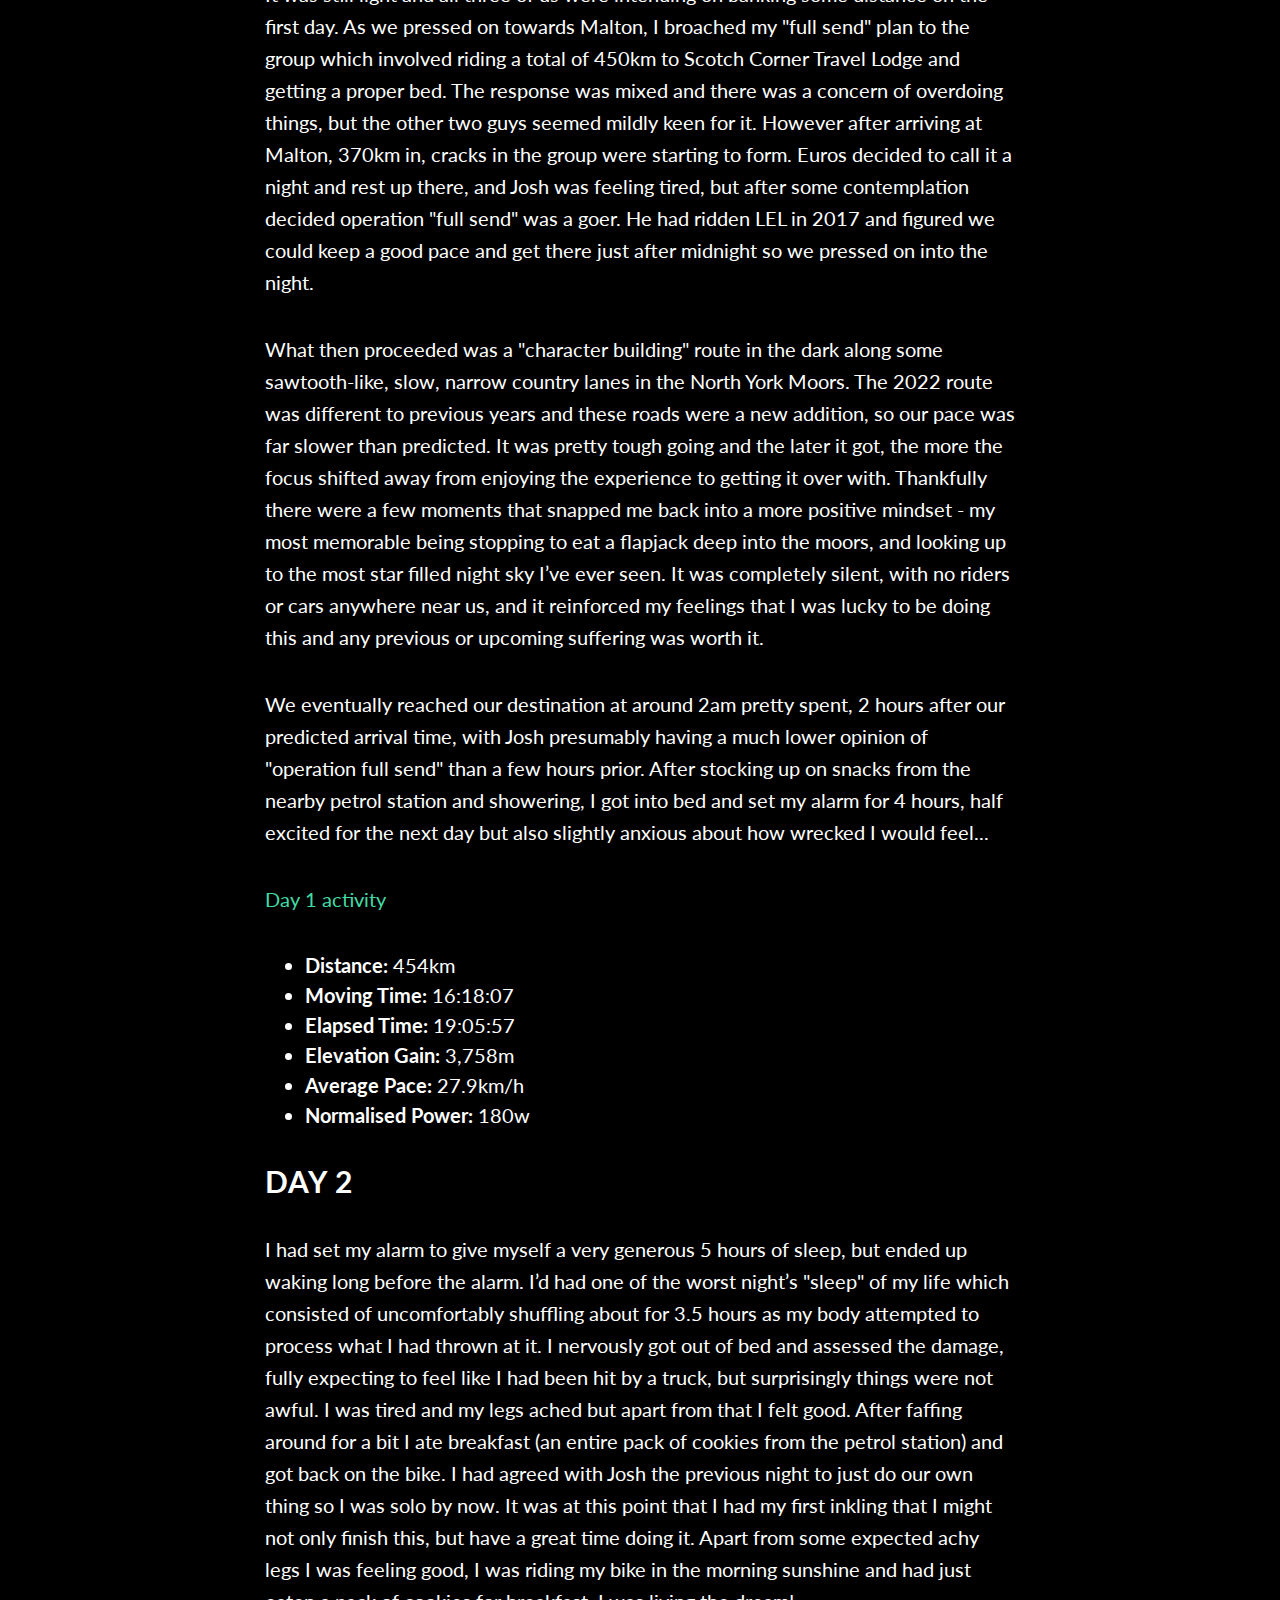
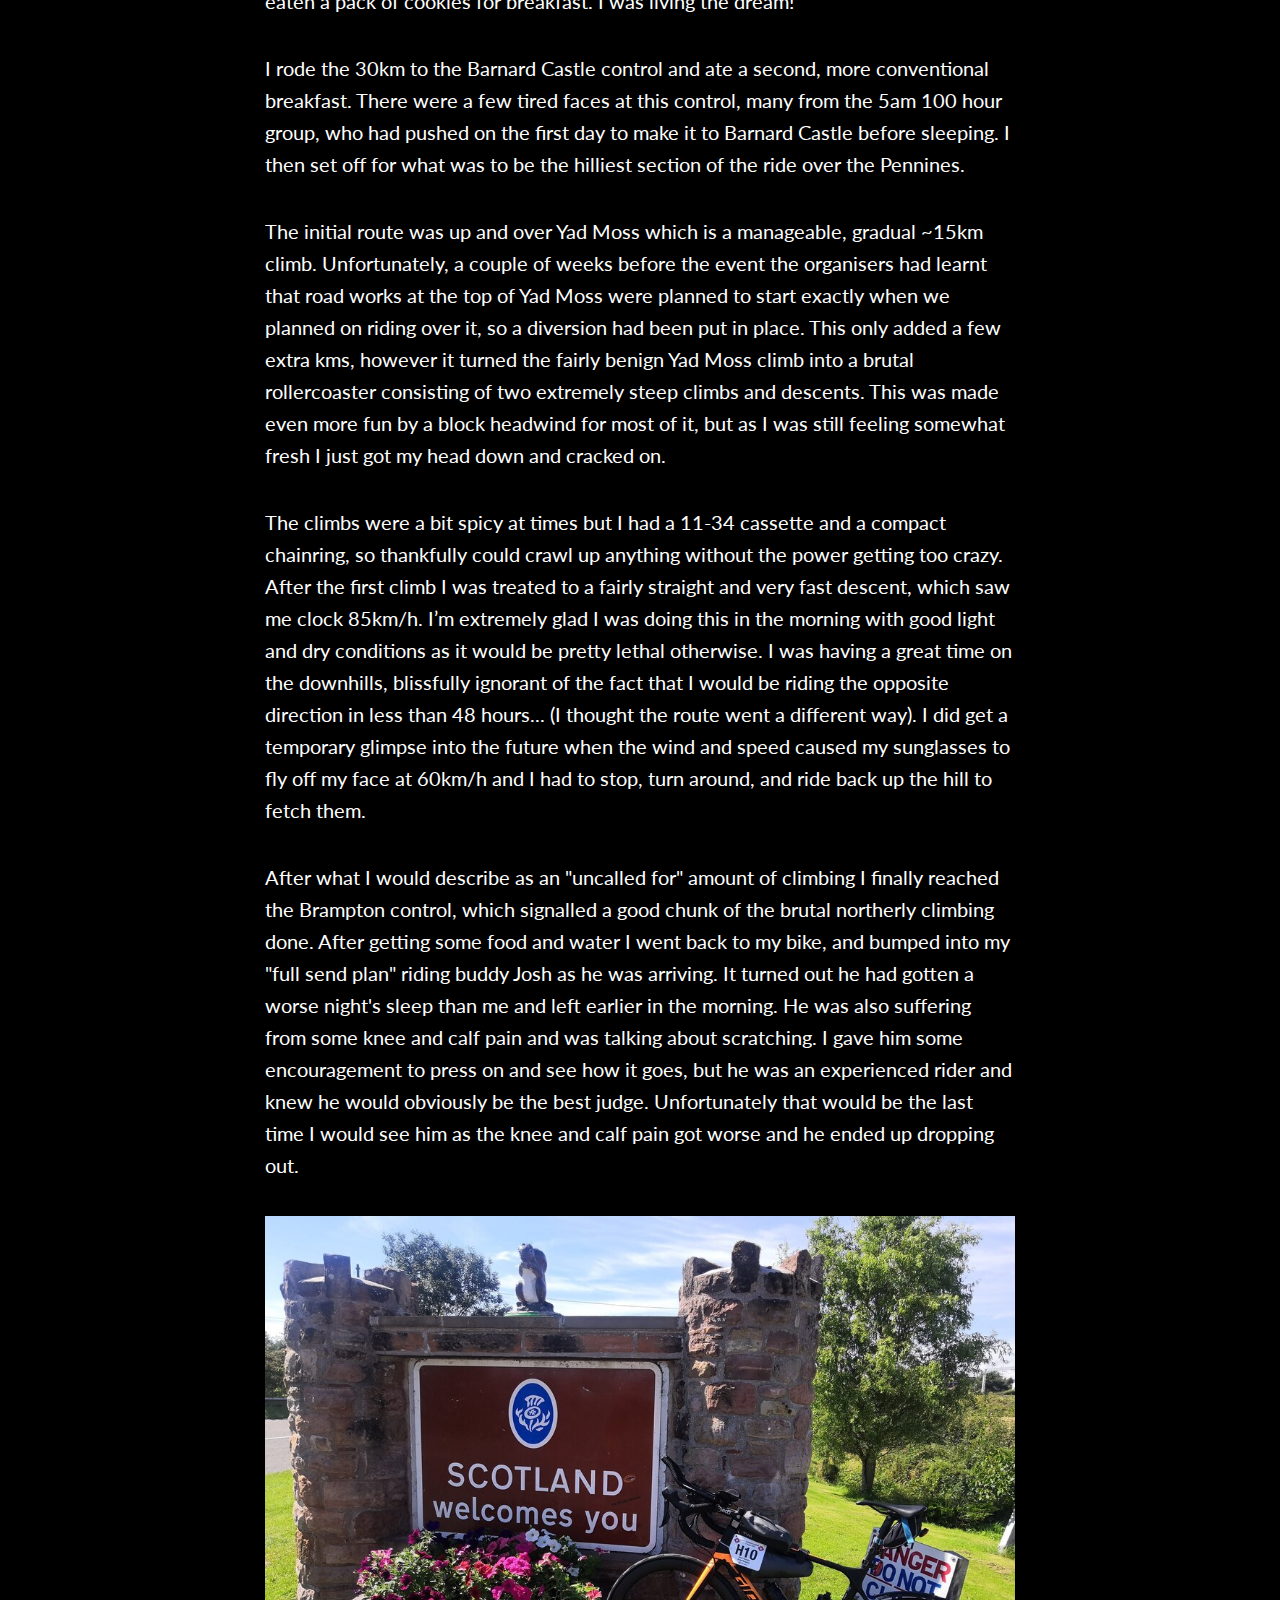
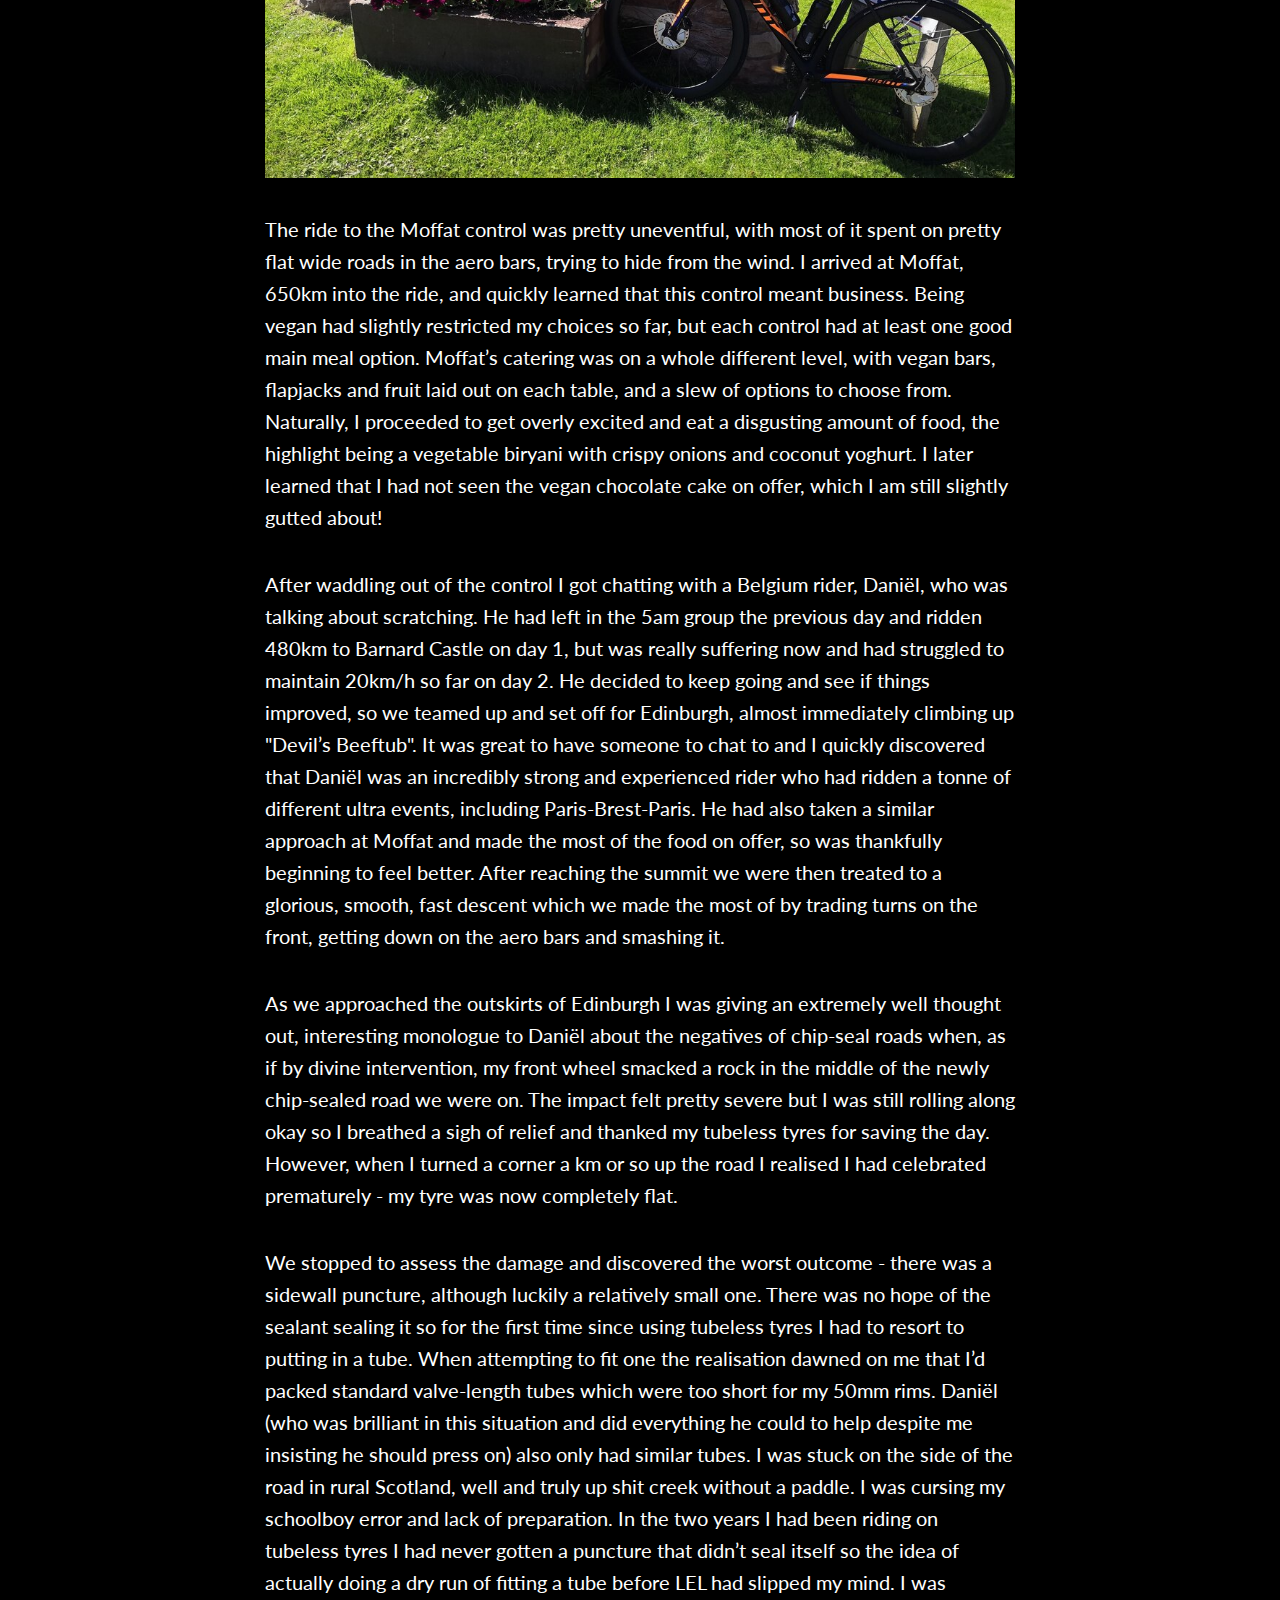
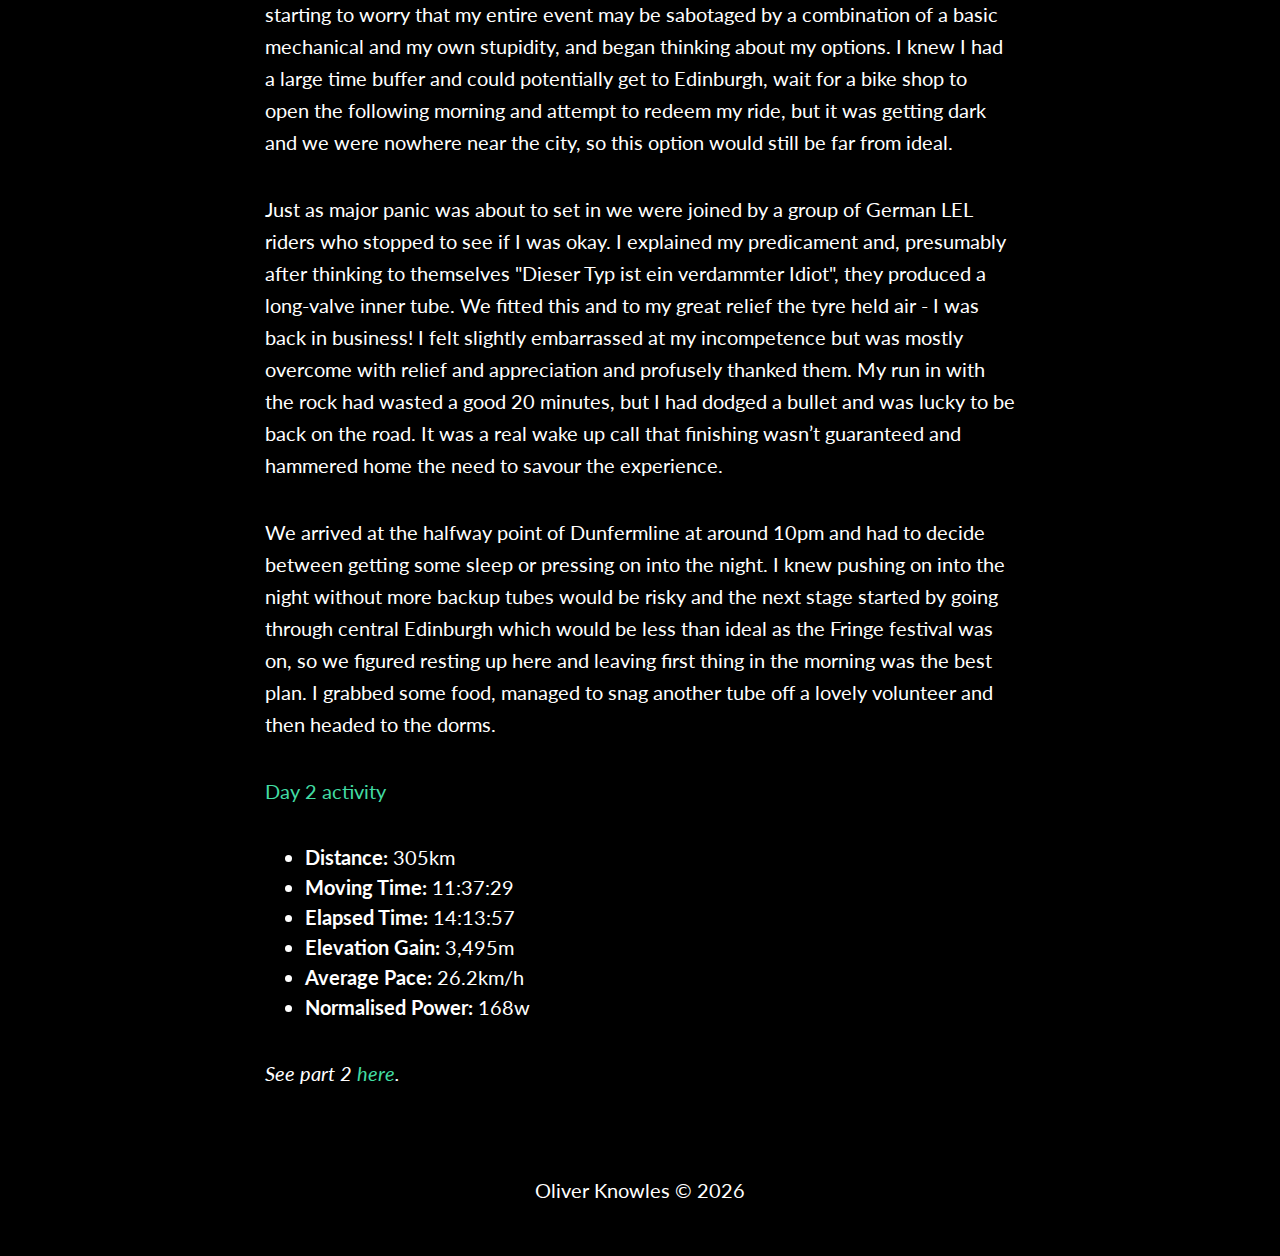
<file: lel-2022-part-1.html>
<!DOCTYPE html>
<html lang="en">

<head>

    <meta charset="utf-8">
    <meta http-equiv="X-UA-Compatible" content="IE=edge">
    <meta name="viewport" content="width=device-width, initial-scale=1">
    <meta name="description" content="">
    <meta name="author" content="">

    <title>Oliver Knowles</title>

    <!-- Bootstrap Core CSS -->
    <link href="css/bootstrap.min.css" rel="stylesheet">

    <!-- Custom CSS -->
    <link href="css/grayscale.css" rel="stylesheet">

    <!-- Custom Fonts -->
    <link href="font-awesome/css/font-awesome.min.css" rel="stylesheet" type="text/css">
    <link href='https://fonts.googleapis.com/css?family=Lato:300' rel='stylesheet' type='text/css'>

</head>

<body id="page-top" data-spy="scroll" data-target=".navbar-fixed-top">

    <!-- Navigation -->
    <nav class="navbar navbar-custom navbar-fixed-top" role="navigation">
        <div class="container">
            <!-- Collect the nav links, forms, and other content for toggling -->
            <div class="collapse navbar-collapse navbar-right navbar-main-collapse">
                <ul class="nav navbar-nav">
                    <!-- Hidden li included to remove active class from about link when scrolled up past about section -->
                    <li class="hidden">
                        <a href="#page-top"></a>
                    </li>
                    <li>
                        <a class="page-scroll" href="index.html">Home</a>
                    </li>
                </ul>
            </div>
            <!-- /.navbar-collapse -->
        </div>
        <!-- /.container -->
    </nav>

    <!-- Intro Header -->
    <header id="intro-lel-22" class="intro">
        <div class="intro-body">
            <div class="container">
                <div class="row">
                    <div class="col-md-8 col-md-offset-2">
                        <h1 class="brand-heading">London Edinburgh London 2022</h1>
                        <p class="intro-text">Part 1</p>
                        <a href="#blog-body" class="btn btn-circle page-scroll">
                            <i class="fa fa-angle-double-down animated"></i>
                        </a>
                    </div>
                </div>
            </div>
        </div>
    </header>

    <!-- Blog Text -->
    <section id="blog-body" class="container content-section text-left">
        <div class="row">
            <div class="col-lg-8 col-lg-offset-2">

<p><i>This blog entry is an extremely long, rambly collection of words mainly to record my thoughts and experience as something to look back on in the future. I've split it into two parts (second part <a href="https://theadventurecapitalist.wordpress.com/2017/08/16/lel-2017-part-1/">here</a>), but brace yourselves for a long read!</i></p>

<p>I first heard about LEL from a chance reading of Darren Franks <a href="https://theadventurecapitalist.wordpress.com/2017/08/16/lel-2017-part-1/">blog</a> about his 2017 effort. In it he described his experience cycling ludicrously fast from London to Edinburgh in one hit, before turning back around and returning to London. He documents his battles with severe sleep deprevation, mouth ulcers, hours of headwinds, lashing rain and the beginnings of hypothermia. In both running and cycling I’ve always had a preference for the longer stuff so, despite all the glaringly obvious warning signs in his blog post, when I first read it I thought "Ah balls. I’m definitely going to sign up for this". I don’t know why I like long stuff, but the idea of riding 1500km with minimal rest seemed exciting rather than horrendous.</p>

<p></p>

<h2>The Build Up</h2>

<p>The pandemic made me realise that 1)I hate swimming and 2)I'm awful at swimming. This led to the epiphany that I can <i>just do things I only enjoy</i> (madness I know...). This has led me to shock the world and retire from triathlon, instead just focusing on running and cycling for the past couple of years. I’ve also since moved out of central London and have access to running trails and nicer roads close to my door.</p>

<p>Although I’ve kept up some cycling, I’ve spent the majority of my time running. Since 2020 pretty much all my events have been running - I ran the <a href="https://www.strava.com/activities/5942480143">Eden Valley 50km Ultra</a> (and somehow won), the <a href="https://www.strava.com/activities/6745227041">Brighton half marathon</a>, had a great time at the <a href="https://www.strava.com/activities/7108542372">Rabbit Trail Weekend</a> (and took home the most phallic trophy ever created) and grumpily run the first 50km of the <a href="https://www.strava.com/activities/7178173088">North Downs Way 50 miler</a> before dropping out.</p>

<p>On the other hand my cycling events have been few and far between, with the only things of note being a solo trip to see a friend down in Cornwall, riding there in two days and <a href="https://www.strava.com/activities/3989013385">back in one</a>, as well as doing the <a href="https://www.strava.com/activities/7334287714">Dartmoor Classic sportive</a> with the same friend in mid 2022. Both of these were really enjoyable and the Cornwall trip confirmed my suspicions that I am more than happy riding my bike all day. This indicated that, despite a low amount of experience with ultra distance events, the decision to sign up for LEL probably wasn’t <i>too</i> reckless. My main concern was getting a decent level of cycling fitness back so I could complete the event.</p>

<p>After my final running event (which annoyingly was the NDW50 DNF...) I switched to predominantly cycling and started to build fitness in the 11 weeks before LEL. Obviously this is not a lot of time, but I hoped the years of training and consistent but low amount of cycling  I had been doing would provide me with a decent base.</p>

<p>For previous events and races I had always followed a very structured training plan but as I’ve gained more experience I’ve learnt what works for me so decided to go with a more "fly-by-the-seat-of-your-pants" approach. My vague training plan for this block was:</p>

<p><ol class="article-text">
	<li>Ride as much as I can (and can recover from)</li>
	<li>Only hammer it a maximum of 2-3 times per week</li>
  <li>Ride outside as much as possible to get time on the bike (with it setup how I was going to ride it)</li>
</ol></p>

<p>Although I rode with a power meter and did sessions outside, I never actually tested for FTP and mainly guesstimated zones by feel. This seemed to put me in good stead and I went into LEL feeling the fittest I’ve ever felt on the bike. I also found that I had far more fun with this approach compared with religiously following a training plan (and spending a lot of time on the trainer). I feel like I train quite sensibly, and know I’m not the type of person to smash myself into the ground day after day, so the lack of a proper training plan thankfully didn’t seem to hold me back. The final few rides were a confidence boost, with two notable sessions being 180km taking in the most <a href="https://www.strava.com/activities/7514936217">horrific Surrey hills</a> I could find, and a faster, shorter ride where I put out a normalised power of <a href="https://www.strava.com/activities/7552532268">270w for 2:45</a>. I averaged around 12 hours a week, so definitely could have ridden more, but overall it felt like it got me in good shape.</p>

<p>I also did all my rides with my bike setup for LEL. I was planning on riding with a fairly light setup, mainly due to the provided drop bags, so I went with a frame, top tube and small saddle bag for luggage. This turned out to be perfect, and if I ever get a dynamo hub I think I could reduce this even more. I opted for clip on aero bars which are a <i>godsend</i>. If you are reading this and considering long stuff (where aerobars are allowed) then I would strongly advise fitting aero bars and getting comfortable riding in them for hours on end. The difference they made for average speed and comfort, especially as I got more tired, was absurd.</p>

<img class="blog-img" src="img/lel-22-bike-setup.jpg">
<p></p>

<p>When browsing the Facebook group prior to the event I did start to worry that I might be massively winging it and setting myself up for failure. Several people were posting bike setups indicating they were packing the proverbial kitchen sink, and I worried I would get caught out unprepared somewhere out on the road. With hindsight I shouldn’t have worried - with the incredible support on the event you’re never more than ~100km away from food, toilets and a bed so unless you are planning on sleeping by the side of the road you can get by without too much. I also did not envy the people with 20kg+ setups when climbing over the Pennines.</p>

<p>I had done a small amount of planning beforehand but with so many unknowns - how would I handle sleeping in the dorms? how would my body hold up to constant riding? would I want to ride more than the minimum? - I heeded some advice of not over planning. I did however put together a couple of loose plans for the ride. Plan A was the sensible "even split, take the full time allowed" approach that involved me riding around 300km a day on average. Plan B was what I was calling the "full send plan", which involved me riding a punchy 450km on day 1 and trying to get home in under 100 hours. I figured I would see what plan I would go with whilst on the road, but I also knew that I did not want to finish it and feel like it was just a nice tour of the UK, and had an inkling I may opt for the latter... In the build up I had listened to an episode of "The Hidden Athlete" podcast with <a href="https://open.spotify.com/episode/1oPrXY8INxnKxfxKLp155j">indi-pac and trans-am winner Abdullah Zeinab</a> and his mindset is something that I related to and found inspiring. I figured I would much rather risk overcooking things and rather than play it safe.
</p>

<p></p>
<h2>Day 1</h2>

<p>After registering the day before (and forgetting to pick up a GPS tracker I’d hired, much to the annoyance of my family) I was all packed and ready to go. My 7:30am start time meant that I had a fairly "leisurely" morning, waking up at 5am and having the time for breakfast and a coffee before driving over with Rachel. I was partially nervous, but mostly really excited to get going.</p>

<p>The start was fairly underwhelming given the scale of the event, and it is one thing I really love about audax events. No one is there to show off, and there is an acute awareness that we’re all a bit weird, so there is not really a big song and dance. People are there because they love it and everyone just gets on with it. </p>

<p>Just before 7:30 we all got in our starting pen and after a brief "good luck. see you in a few days'' from a marshall we set off. I had previously decided I should stay in the pack for the first hundred or so kms and avoid getting too excited. There was over 1500km to ride and everyone would be feeling good at the start so overdoing it at the beginning would be stupid and possibly jeopardise the entire ride...</p>

<p>So obviously 50 metres in I decided things were too slow and I should up the pace, and rode away from the group. Thankfully another rider (Josh) from my group tagged along and we ended up riding together. He turned out to be a bit of a monster on the bike, and we ended up teaming up for the whole day. We spent the next few kms riding together chatting, and slowly collected a large peloton behind us. The size of the group ebbed and flowed as we picked up new people and others dropped off, ranging from 5 of us to, at one point, a large group of 16!</p>

<p>After a short while we arrived at the St Ives control which was to be the first of many occasions where I was blown away by the kindness and support of the volunteers. As soon as I was off my bike I had a volunteer offer to take my bottles and fill them up for me, just as another volunteer was chaperoning me to the check in desk and food. We had a very quick stop, downing beans on toast as quickly as we could, before ploughing on to the Boston control for another quick stop.
</p>

<p>Our peloton dwindled to myself and Josh as we approached the fens (nicknamed "cycling purgatory" due to the straight, flat roads and complete lack of variation in scenery - I can confirm this nickname is appropriate). We began leapfrogging packs of riders from earlier start groups and in the process picked up another strong rider from Wales called Euros. Our trio were of similar pace so we worked really well together, trading turns on the front and chewing through the kms. Overcoming the cross-headwind through the fens was made far easier in our small group compared to solo, and we arrived in Hessle at 300km, in around 11.5 hours. It was here I accessed my first drop bag and picked up one of my homemade sports drink mixes to add to my water bottle. This highly scientific, complex concoction consisted of a ziplock bag of table sugar with a pinch of table salt added to it - highly recommended if anyone is looking for a cheap way of getting carbs in.</p>

<p>It was still light and all three of us were intending on banking some distance on the first day. As we pressed on towards Malton, I broached my "full send" plan to the group which involved riding a total of 450km to Scotch Corner Travel Lodge and getting a proper bed. The response was mixed and there was a concern of overdoing things, but the other two guys seemed mildly keen for it. However after arriving at Malton, 370km in, cracks in the group were starting to form. Euros decided to call it a night and rest up there, and Josh was feeling tired, but after some contemplation decided operation "full send" was a goer. He had ridden LEL in 2017 and figured we could keep a good pace and get there just after midnight so we pressed on into the night.</p>

<p>What then proceeded was a "character building" route in the dark along some sawtooth-like, slow, narrow country lanes in the North York Moors. The 2022 route was different to previous years and these roads were a new addition, so our pace was far slower than predicted. It was pretty tough going and the later it got, the more the focus shifted away from enjoying the experience to getting it over with. Thankfully there were a few moments that snapped me back into a more positive mindset - my most memorable being stopping to eat a flapjack deep into the moors, and looking up to the most star filled night sky I’ve ever seen. It was completely silent, with no riders or cars anywhere near us, and it reinforced my feelings that I was lucky to be doing this and any previous or upcoming suffering was worth it.</p>

<p>We eventually reached our destination at around 2am pretty spent, 2 hours after our predicted arrival time, with Josh presumably having a much lower opinion of "operation full send" than a few hours prior. After stocking up on snacks from the nearby petrol station and showering, I got into bed and set my alarm for 4 hours, half excited for the next day but also slightly anxious about how wrecked I would feel...</p>

<p>
<a href="https://www.strava.com/activities/7600960902">Day 1 activity</a><br>
<ul class="article-text">
  <li><b>Distance:</b> 454km</li>
  <li><b>Moving Time:</b> 16:18:07</li>
  <li><b>Elapsed Time:</b> 19:05:57</li>
  <li><b>Elevation Gain:</b> 3,758m</li>
  <li><b>Average Pace:</b> 27.9km/h</li>
  <li><b>Normalised Power:</b> 180w</li>
</ul>
</p>

<p></p>
<h2>Day 2</h2>

<p>I had set my alarm to give myself a very generous 5 hours of sleep, but ended up waking long before the alarm. I’d had one of the worst night’s "sleep" of my life which consisted of uncomfortably shuffling about for 3.5 hours as my body attempted to process what I had thrown at it. I nervously got out of bed and assessed the damage, fully expecting to feel like I had been hit by a truck, but surprisingly things were not awful. I was tired and my legs ached but apart from that I felt good. After faffing around for a bit I ate breakfast (an entire pack of cookies from the petrol station) and got back on the bike. I had agreed with Josh the previous night to just do our own thing so I was solo by now. It was at this point that I had my first inkling that I might not only finish this, but have a great time doing it. Apart from some expected achy legs I was feeling good, I was riding my bike in the morning sunshine and had just eaten a pack of cookies for breakfast. I was living the dream!</p>

<p>I rode the 30km to the Barnard Castle control and ate a second, more conventional breakfast. There were a few tired faces at this control, many from the 5am 100 hour group, who had pushed on the first day to make it to Barnard Castle before sleeping. I then set off for what was to be the hilliest section of the ride over the Pennines.</p>

<p>The initial route was up and over Yad Moss which is a manageable, gradual ~15km climb. Unfortunately, a couple of weeks before the event the organisers had learnt that road works at the top of Yad Moss were planned to start exactly when we planned on riding over it, so a diversion had been put in place. This only added a few extra kms, however it turned the fairly benign Yad Moss climb into a brutal rollercoaster consisting of two extremely steep climbs and descents. This was made even more fun by a block headwind for most of it, but as I was still feeling somewhat fresh I just got my head down and cracked on.</p>

<p>The climbs were a bit spicy at times but I had a 11-34 cassette and a compact chainring, so thankfully could crawl up anything without the power getting too crazy. After the first climb I was treated to a fairly straight and very fast descent, which saw me clock 85km/h. I’m extremely glad I was doing this in the morning with good light and dry conditions as it would be pretty lethal otherwise. I was having a great time on the downhills, blissfully ignorant of the fact that I would be riding the opposite direction in less than 48 hours... (I thought the route went a different way). I did get a temporary glimpse into the future when the wind and speed caused my sunglasses to fly off my face at 60km/h and I had to stop, turn around,  and ride back up the hill to fetch them.</p>

<p>After what I would describe as an "uncalled for" amount of climbing I finally reached the Brampton control, which signalled a good chunk of the brutal northerly climbing done. After getting some food and water I went back to my bike, and bumped into my "full send plan" riding buddy Josh as he was arriving. It turned out he had gotten a worse night's sleep than me and left earlier in the morning. He was also suffering from some knee and calf pain and was talking about scratching. I gave him some encouragement to press on and see how it goes, but he was an experienced rider and knew he would obviously be the best judge. Unfortunately that would be the last time I would see him as the knee and calf pain got worse and he ended up dropping out.</p>

<img class="blog-img" src="img/lel-22-scotland.jpg">
<p></p>

<p>The ride to the Moffat control was pretty uneventful, with most of it spent on pretty flat wide roads in the aero bars, trying to hide from the wind. I arrived at Moffat, 650km into the ride, and quickly learned that this control meant business. Being vegan had slightly restricted my choices so far, but each control had at least one good main meal option. Moffat’s catering was on a whole different level, with vegan bars, flapjacks and fruit laid out on each table, and a slew of options to choose from. Naturally, I proceeded to get overly excited and eat a disgusting amount of food, the highlight being a vegetable biryani with crispy onions and coconut yoghurt. I later learned that I had not seen the vegan chocolate cake on offer, which I am still slightly gutted about!</p>

<p>After waddling out of the control I got chatting with a Belgium rider, Daniël, who was talking about scratching. He had left in the 5am group the previous day and ridden 480km to Barnard Castle on day 1, but was really suffering now and had struggled to maintain 20km/h so far on day 2. He decided to keep going and see if things improved, so we teamed up and set off for Edinburgh, almost immediately climbing up "Devil’s Beeftub". It was great to have someone to chat to and I quickly discovered that Daniël was an incredibly strong and experienced rider who had ridden a tonne of different ultra events, including Paris-Brest-Paris. He had also taken a similar approach at Moffat and made the most of the food on offer, so was thankfully beginning to feel better. After reaching the summit we were then treated to a glorious, smooth, fast descent which we made the most of by trading turns on the front, getting down on the aero bars and smashing it.</p>

<p>As we approached the outskirts of Edinburgh I was giving an extremely well thought out, interesting monologue to Daniël about the negatives of chip-seal roads when, as if by divine intervention, my front wheel smacked a rock in the middle of the newly chip-sealed road we were on. The impact felt pretty severe but I was still rolling along okay so I breathed a sigh of relief and thanked my tubeless tyres for saving the day. However, when I turned a corner a km or so up the road I realised I had celebrated prematurely - my tyre was now completely flat.</p>

<p>We stopped to assess the damage and discovered the worst outcome - there was a sidewall puncture, although luckily a relatively small one. There was no hope of the sealant sealing it so for the first time since using tubeless tyres I had to resort to putting in a tube. When attempting to fit one the realisation dawned on me that I’d packed standard valve-length tubes which were too short for my 50mm rims. Daniël (who was brilliant in this situation and did everything he could to help despite me insisting he should press on) also only had similar tubes. I was stuck on the side of the road in rural Scotland, well and truly up shit creek without a paddle. I was cursing my schoolboy error and lack of preparation. In the two years I had been riding on tubeless tyres I had never gotten a puncture that didn’t seal itself so the idea of actually doing a dry run of fitting a tube before LEL had slipped my mind. I was starting to worry that my entire event may be sabotaged by a combination of a basic mechanical and my own stupidity, and began thinking about my options. I knew I had a large time buffer and could potentially get to Edinburgh, wait for a bike shop to open the following morning and attempt to redeem my ride, but it was getting dark and we were nowhere near the city, so this option would still be far from ideal.</p>

<p>Just as major panic was about to set in we were joined by a group of German LEL riders who stopped to see if I was okay. I explained my predicament and, presumably after thinking to themselves "Dieser Typ ist ein verdammter Idiot", they produced a long-valve inner tube. We fitted this and to my great relief the tyre held air - I was back in business! I felt slightly embarrassed at my incompetence but was mostly overcome with relief and appreciation and profusely thanked them. My run in with the rock had wasted a good 20 minutes, but I had dodged a bullet and was lucky to be back on the road. It was a real wake up call that finishing wasn’t guaranteed and hammered home the need to savour the experience.</p>

<p>We arrived at the halfway point of Dunfermline at around 10pm and had to decide between getting some sleep or pressing on into the night. I knew pushing on into the night without more backup tubes would be risky and the next stage started by going through central Edinburgh which would be less than ideal as the Fringe festival was on, so we figured resting up here and leaving first thing in the morning was the best plan. I grabbed some food, managed to snag another tube off a lovely volunteer and then headed to the dorms.</p>

<p>
<a href="https://www.strava.com/activities/7605595257">Day 2 activity</a><br>
<ul class="article-text">
  <li><b>Distance:</b> 305km</li>
  <li><b>Moving Time:</b> 11:37:29</li>
  <li><b>Elapsed Time:</b> 14:13:57</li>
  <li><b>Elevation Gain:</b> 3,495m</li>
  <li><b>Average Pace:</b> 26.2km/h</li>
  <li><b>Normalised Power:</b> 168w</li>
</ul>
</p>

<p><i>See part 2 <a href="lel-2022-part-2.html">here</a>.</i></p>
            </div>
        </div>
    </section>

    <!-- Footer -->
    <footer>
        <div class="container text-center">
            <p>Oliver Knowles &copy; <script>document.write((new Date).getYear()+1900)</script></p>
        </div>
    </footer>

    <!-- jQuery -->
    <script src="js/jquery.js"></script>

    <!-- Bootstrap Core JavaScript -->
    <script src="js/bootstrap.min.js"></script>

    <!-- Plugin JavaScript -->
    <script src="js/jquery.easing.min.js"></script>

    <!-- Custom Theme JavaScript -->
    <script src="js/grayscale.js"></script>

</body>

</html>
</file>
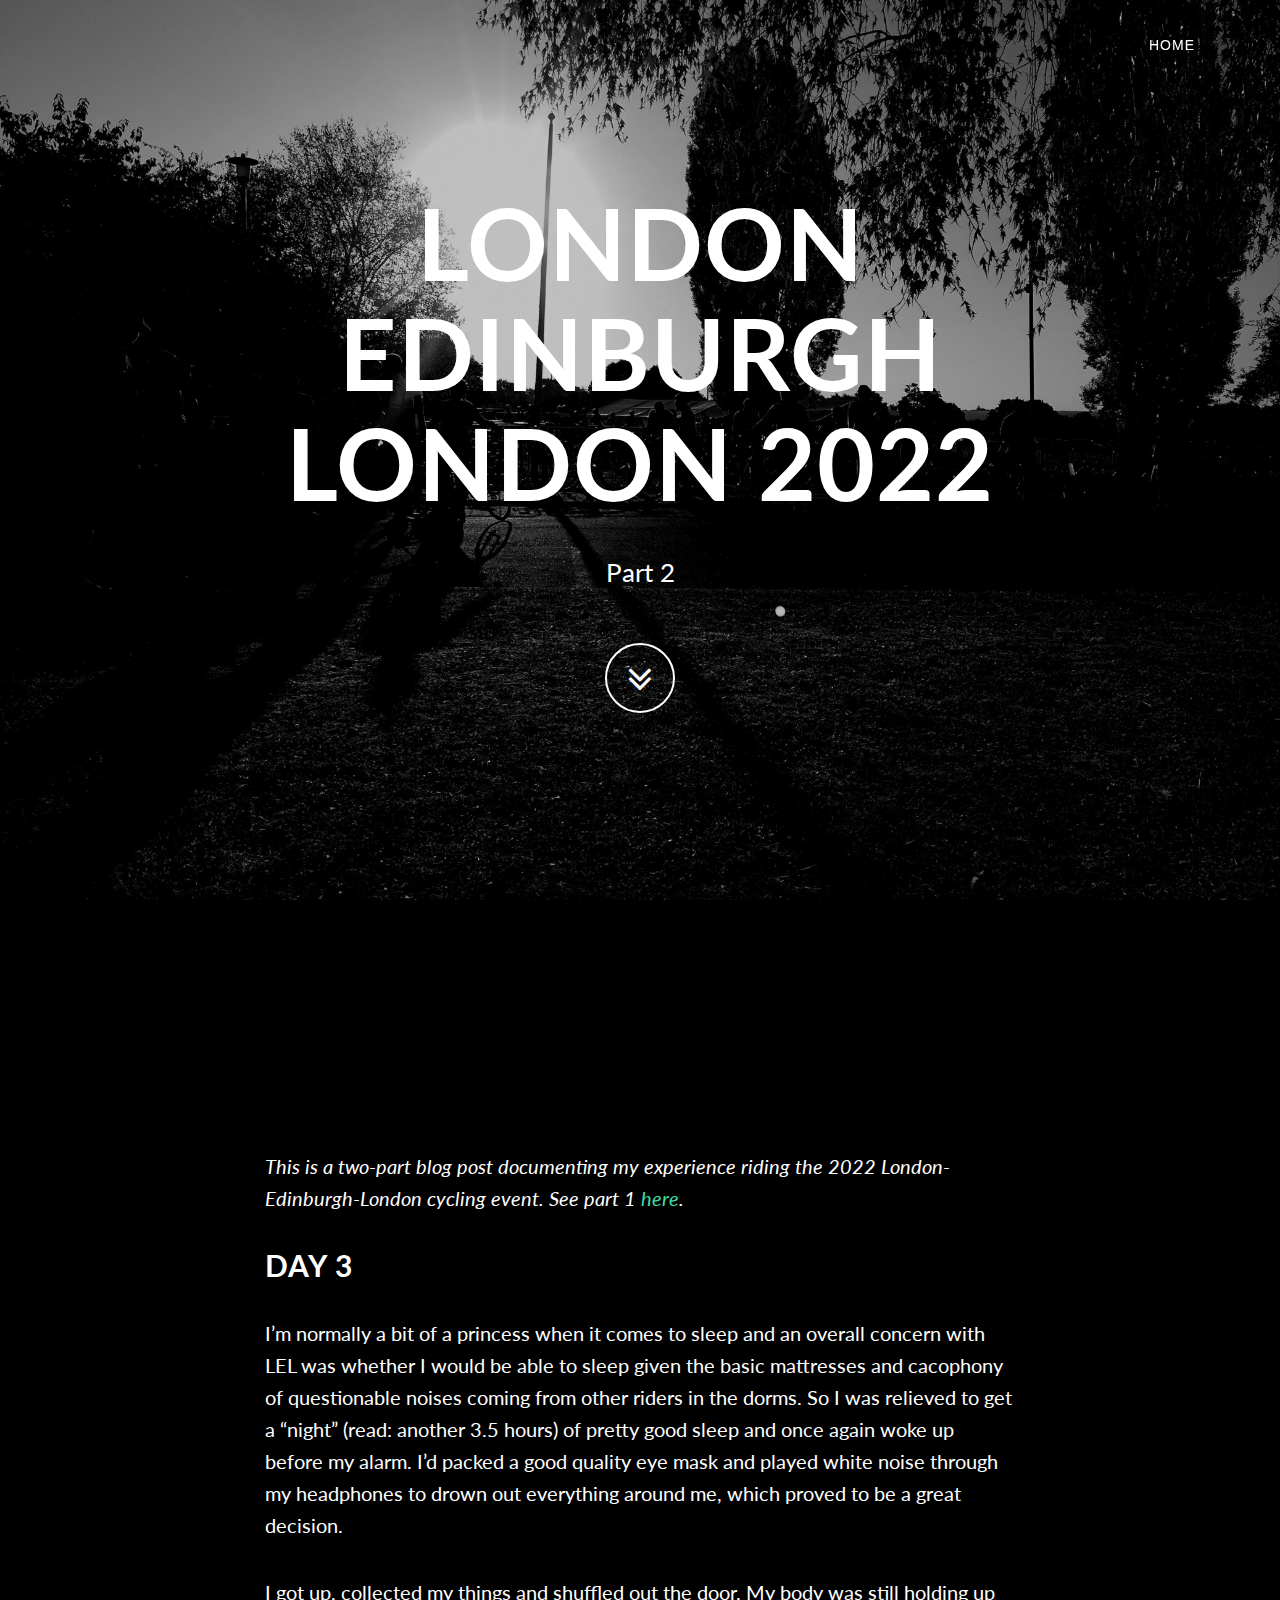
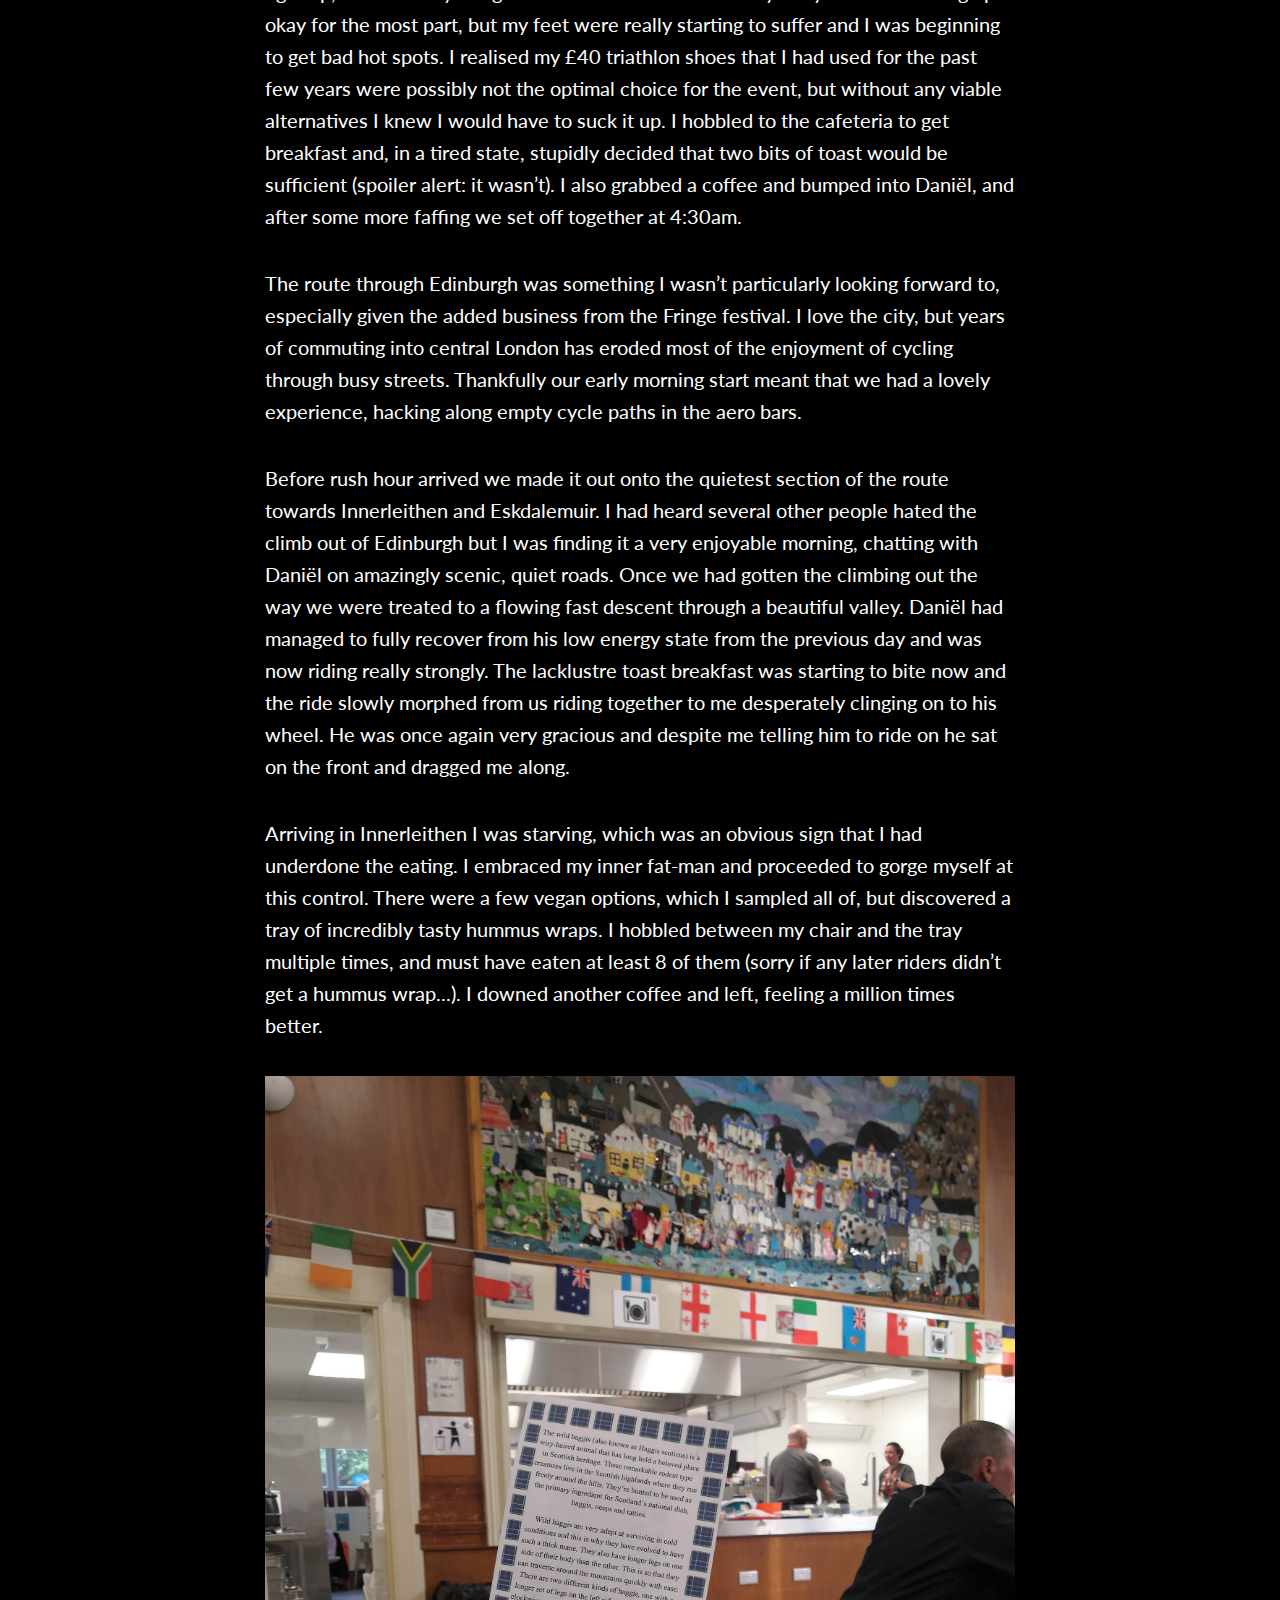
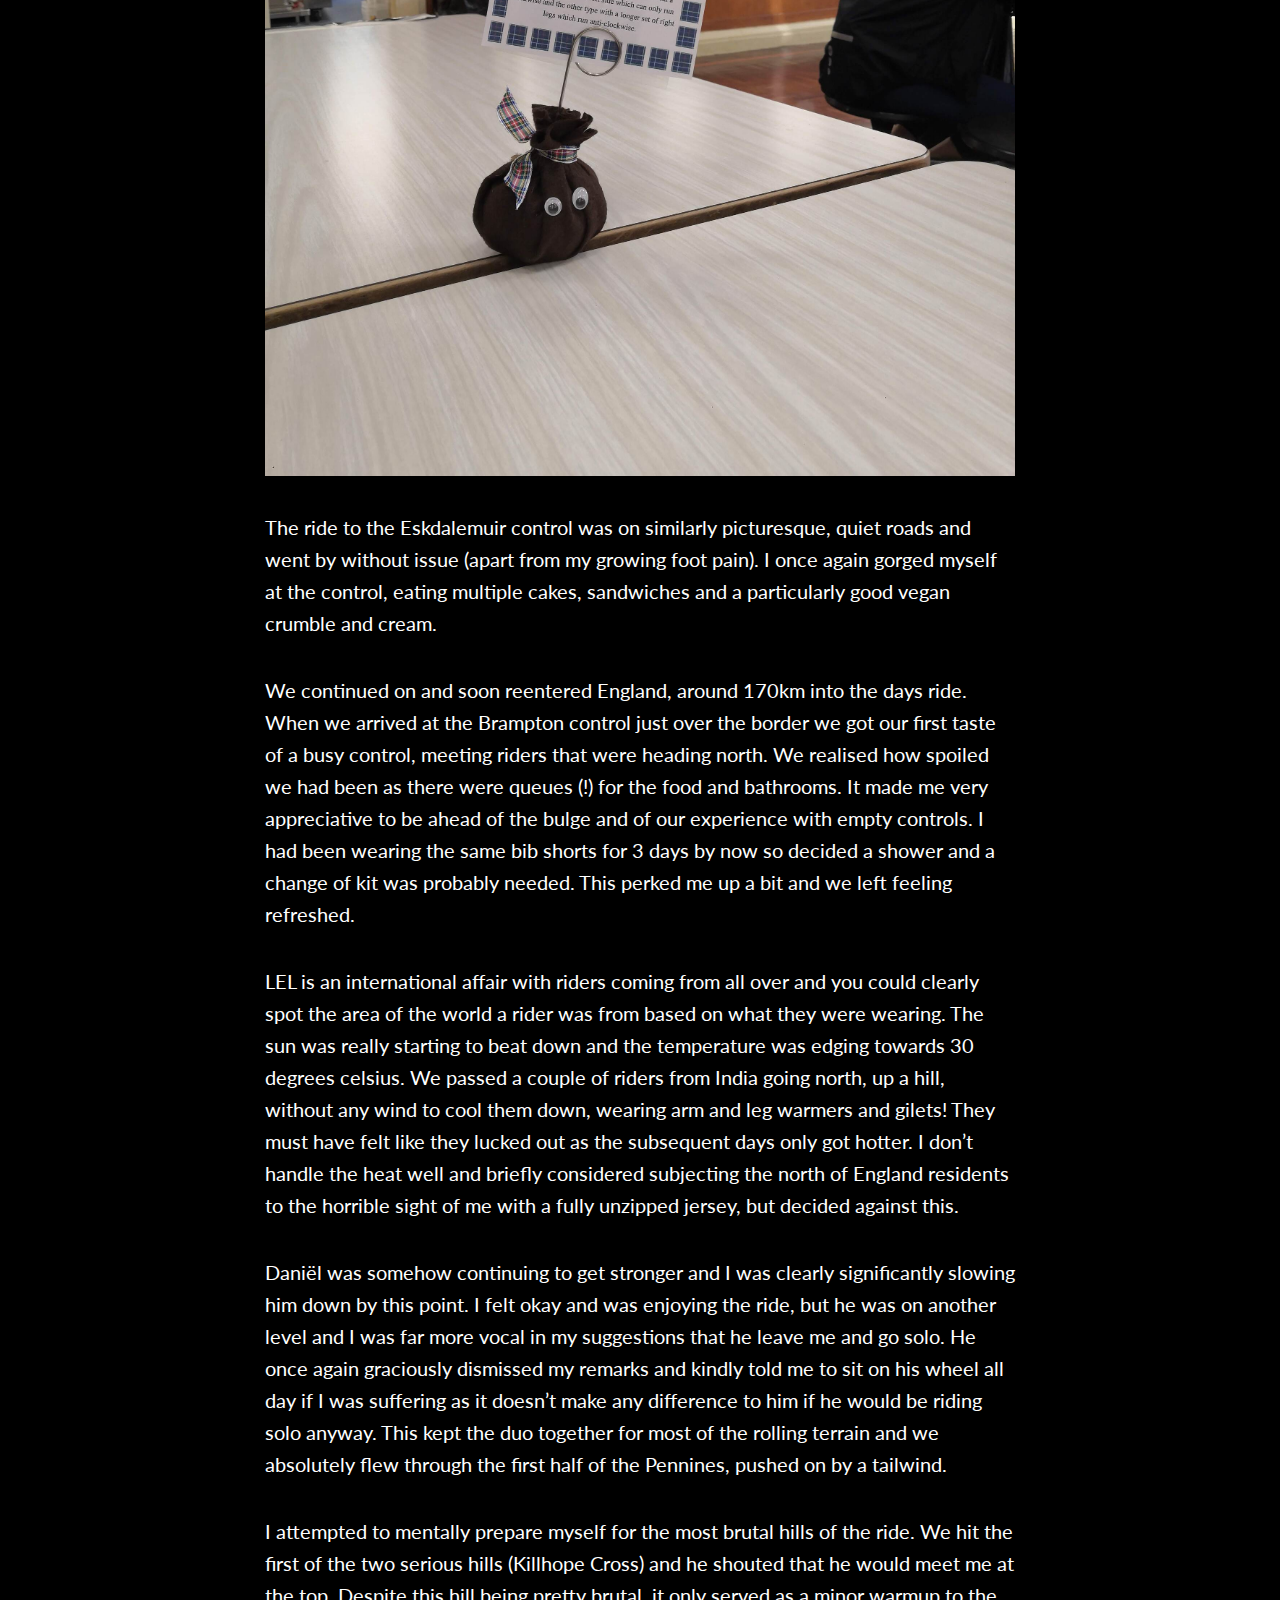
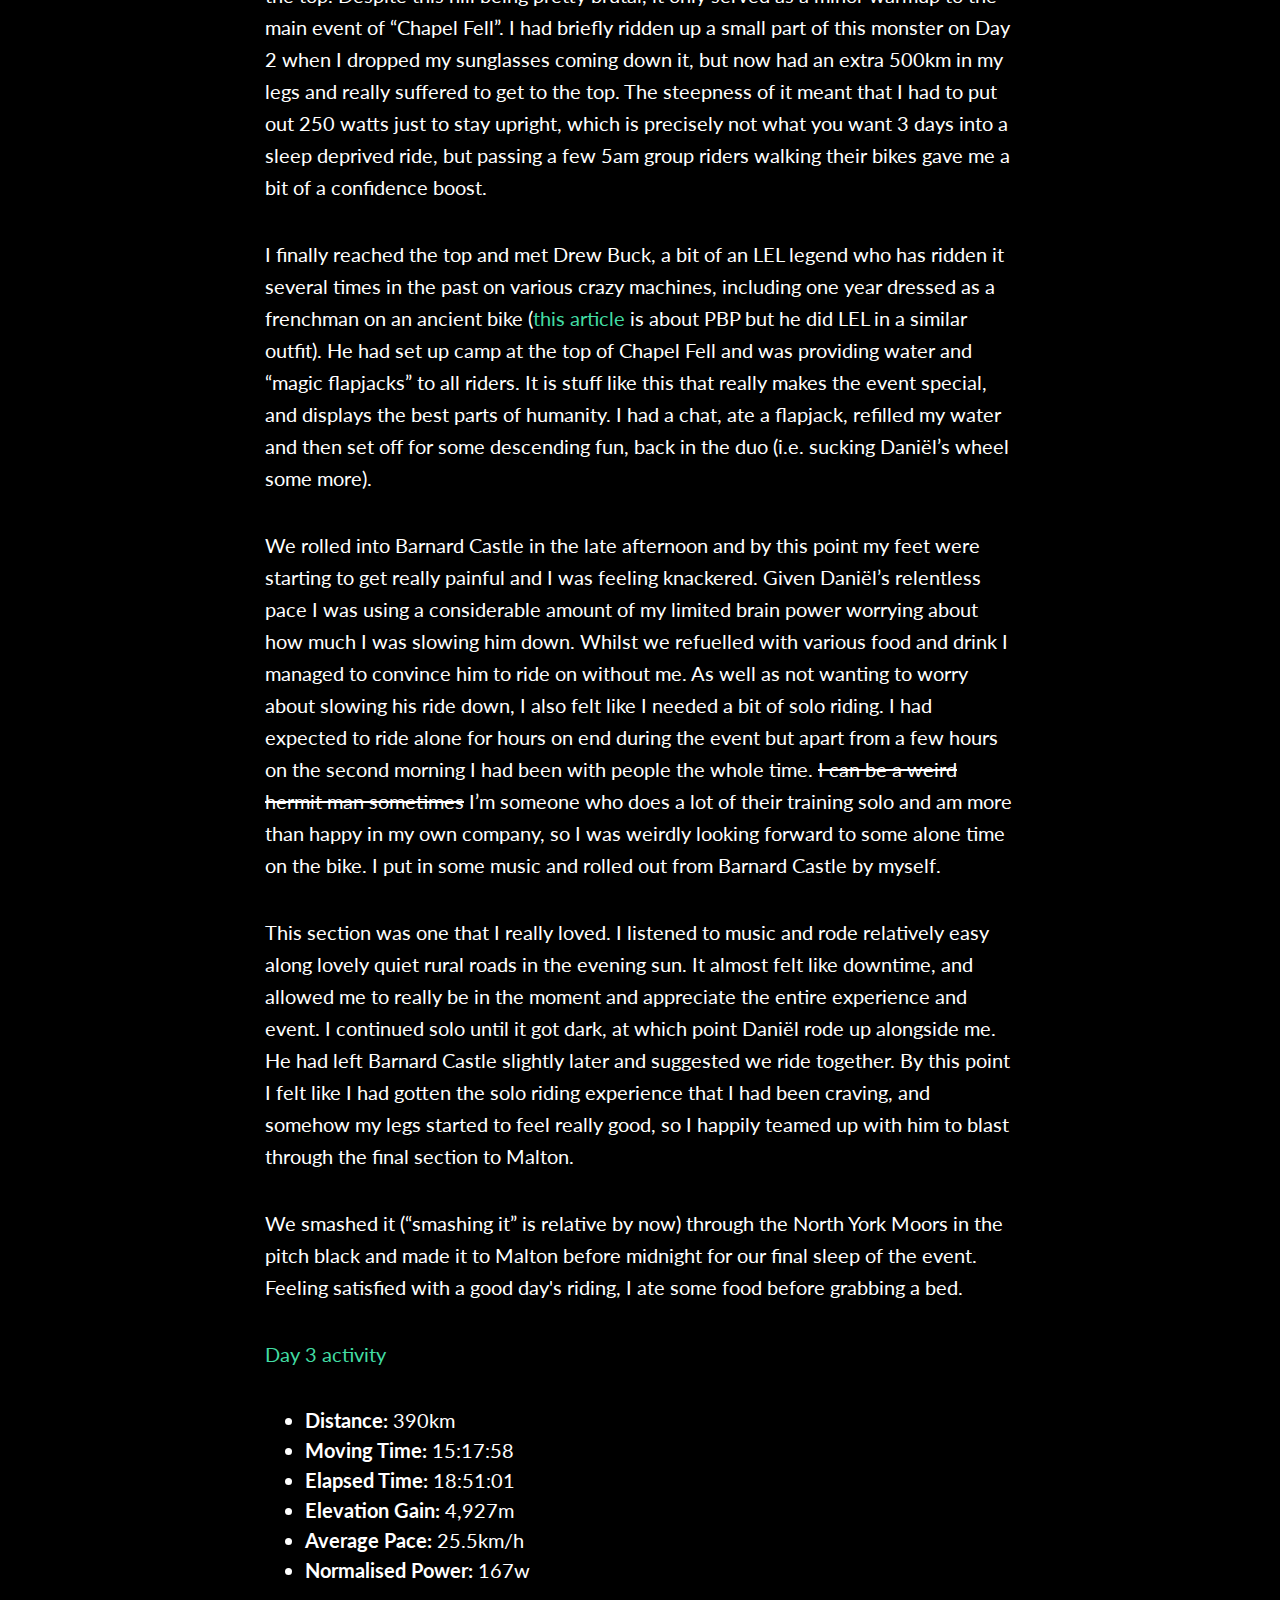
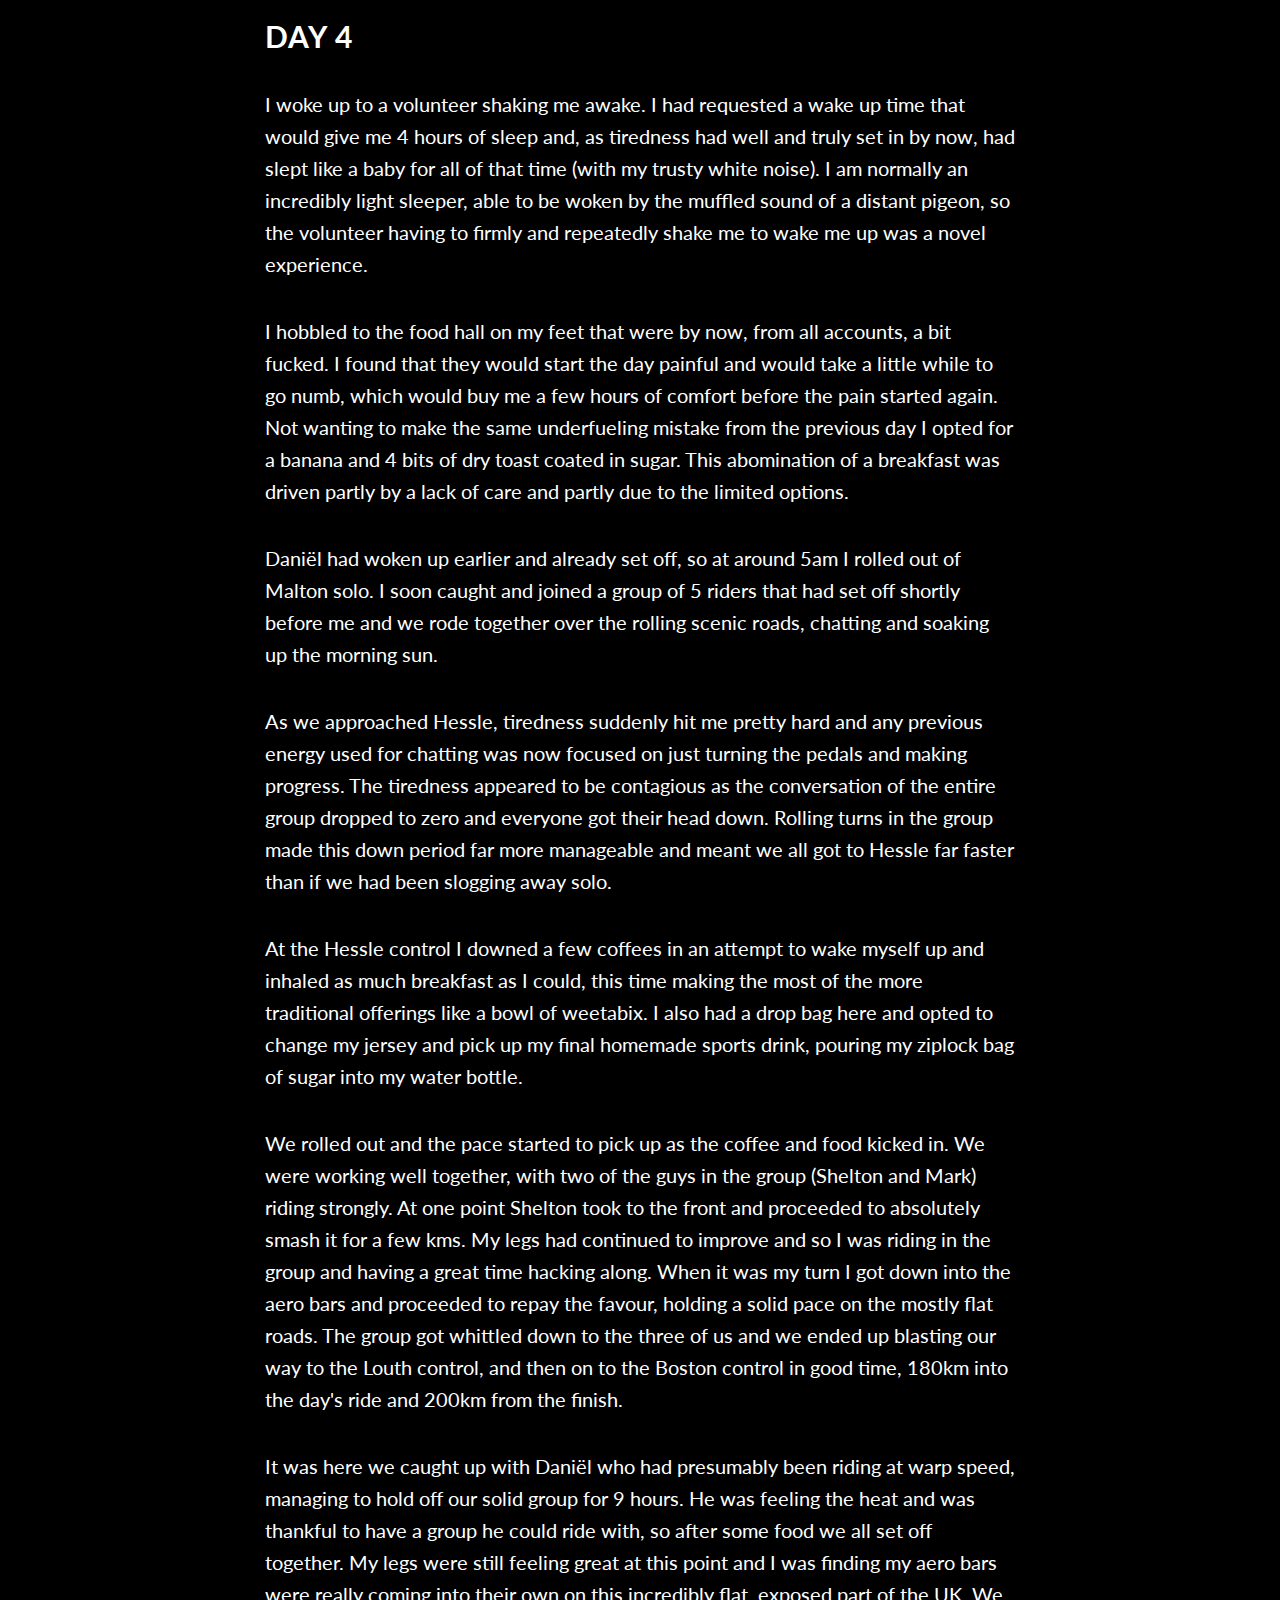
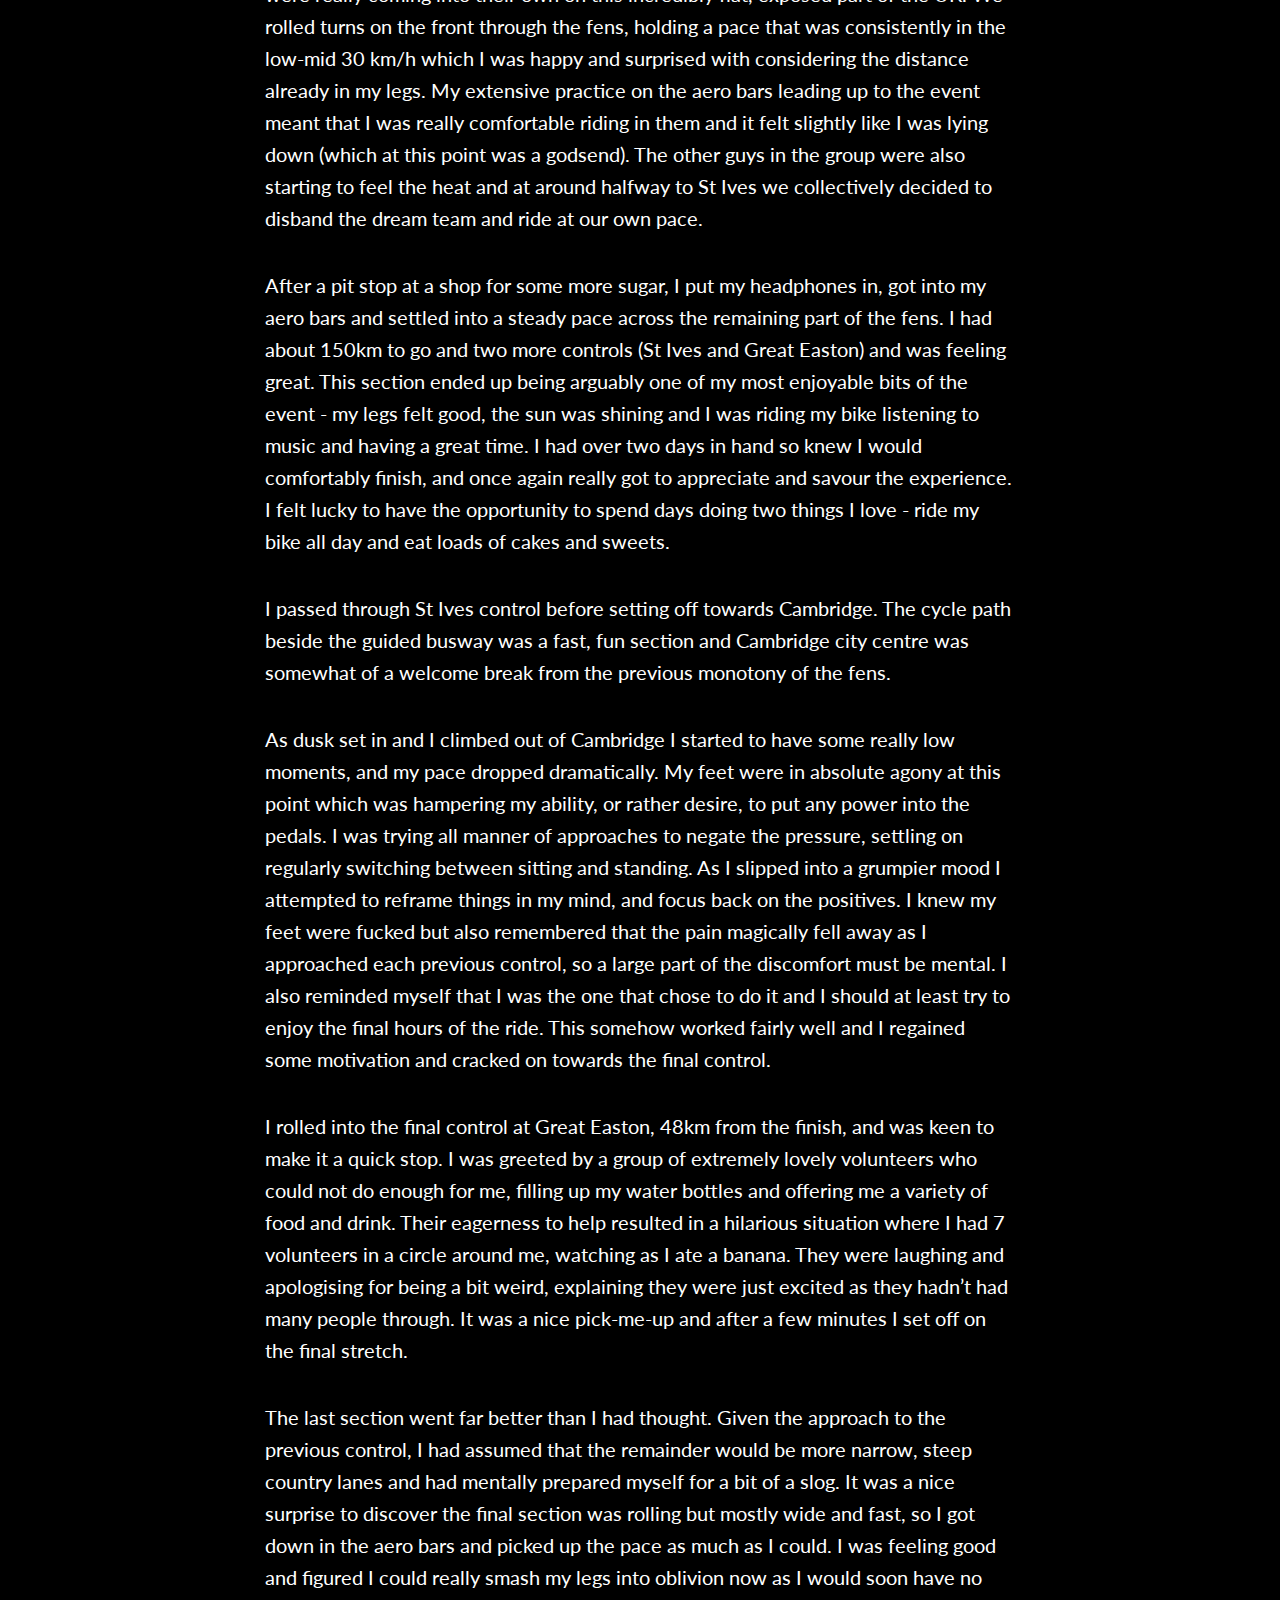
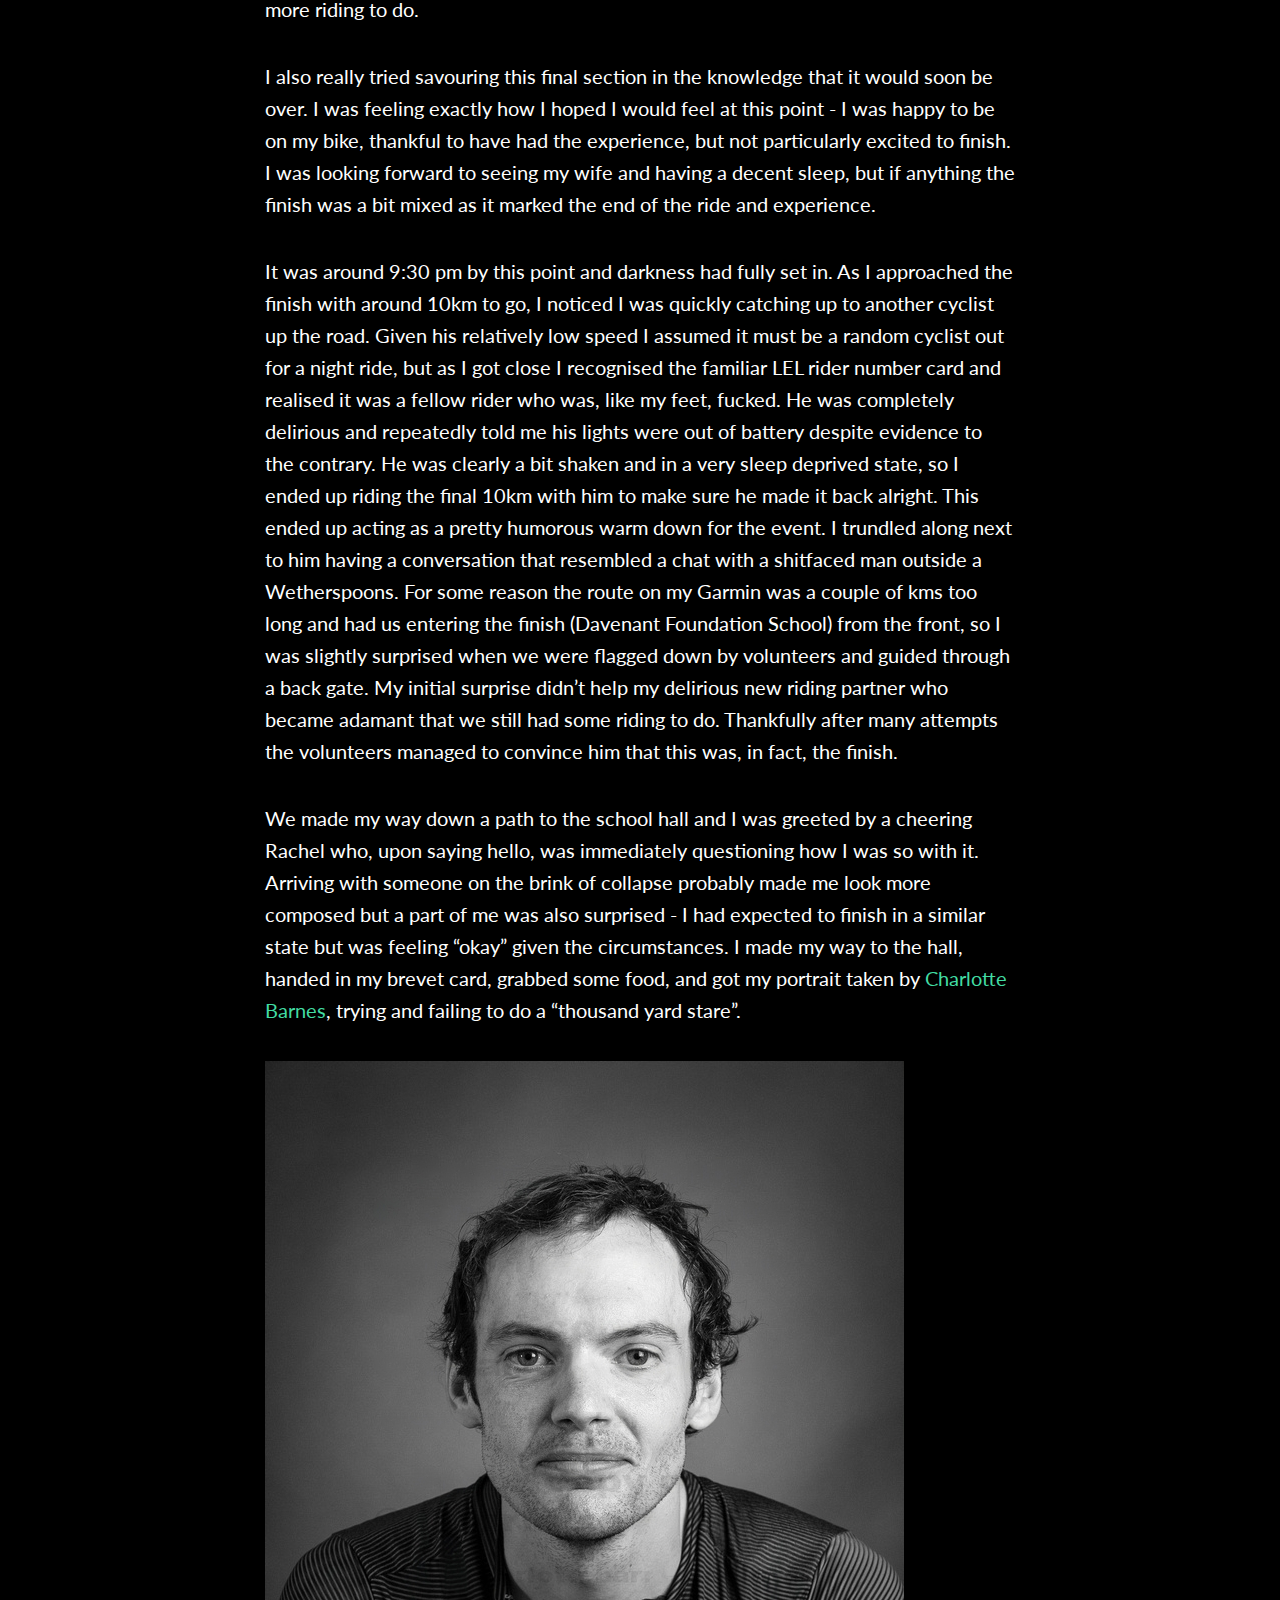
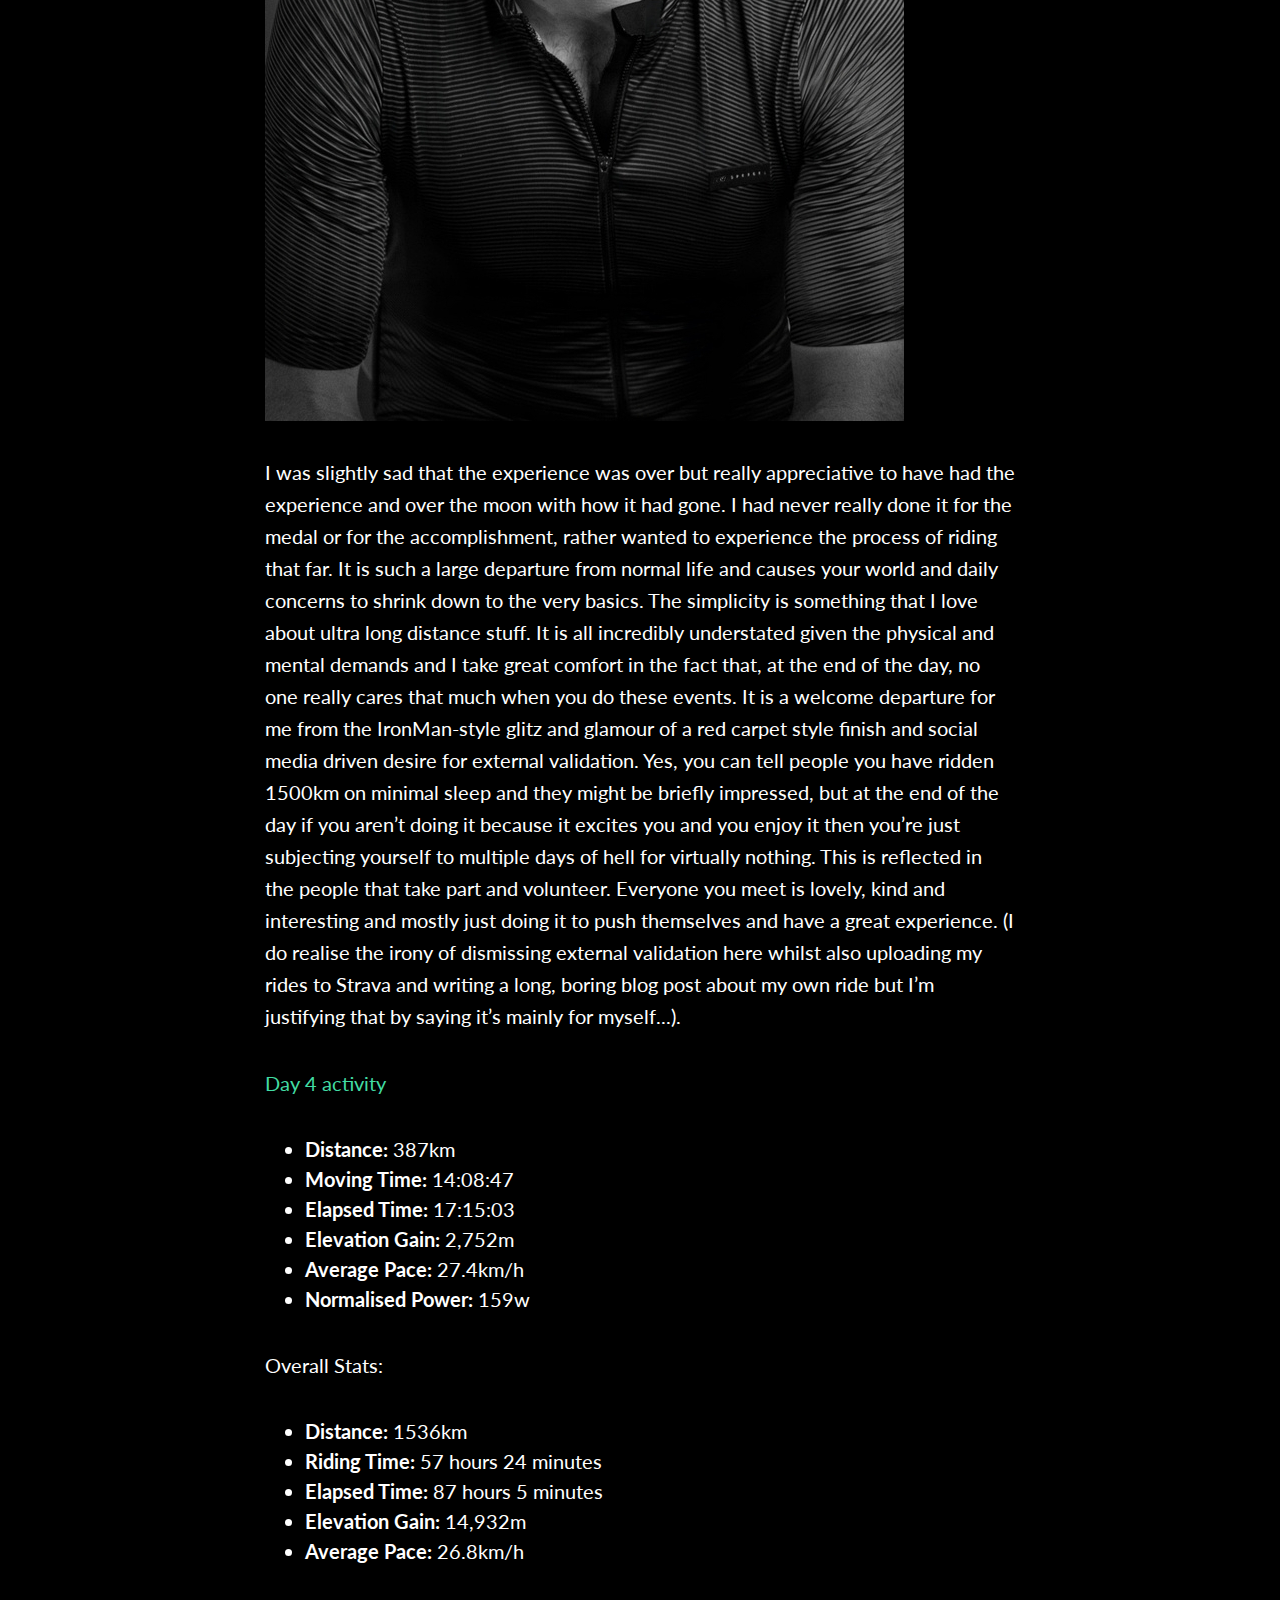
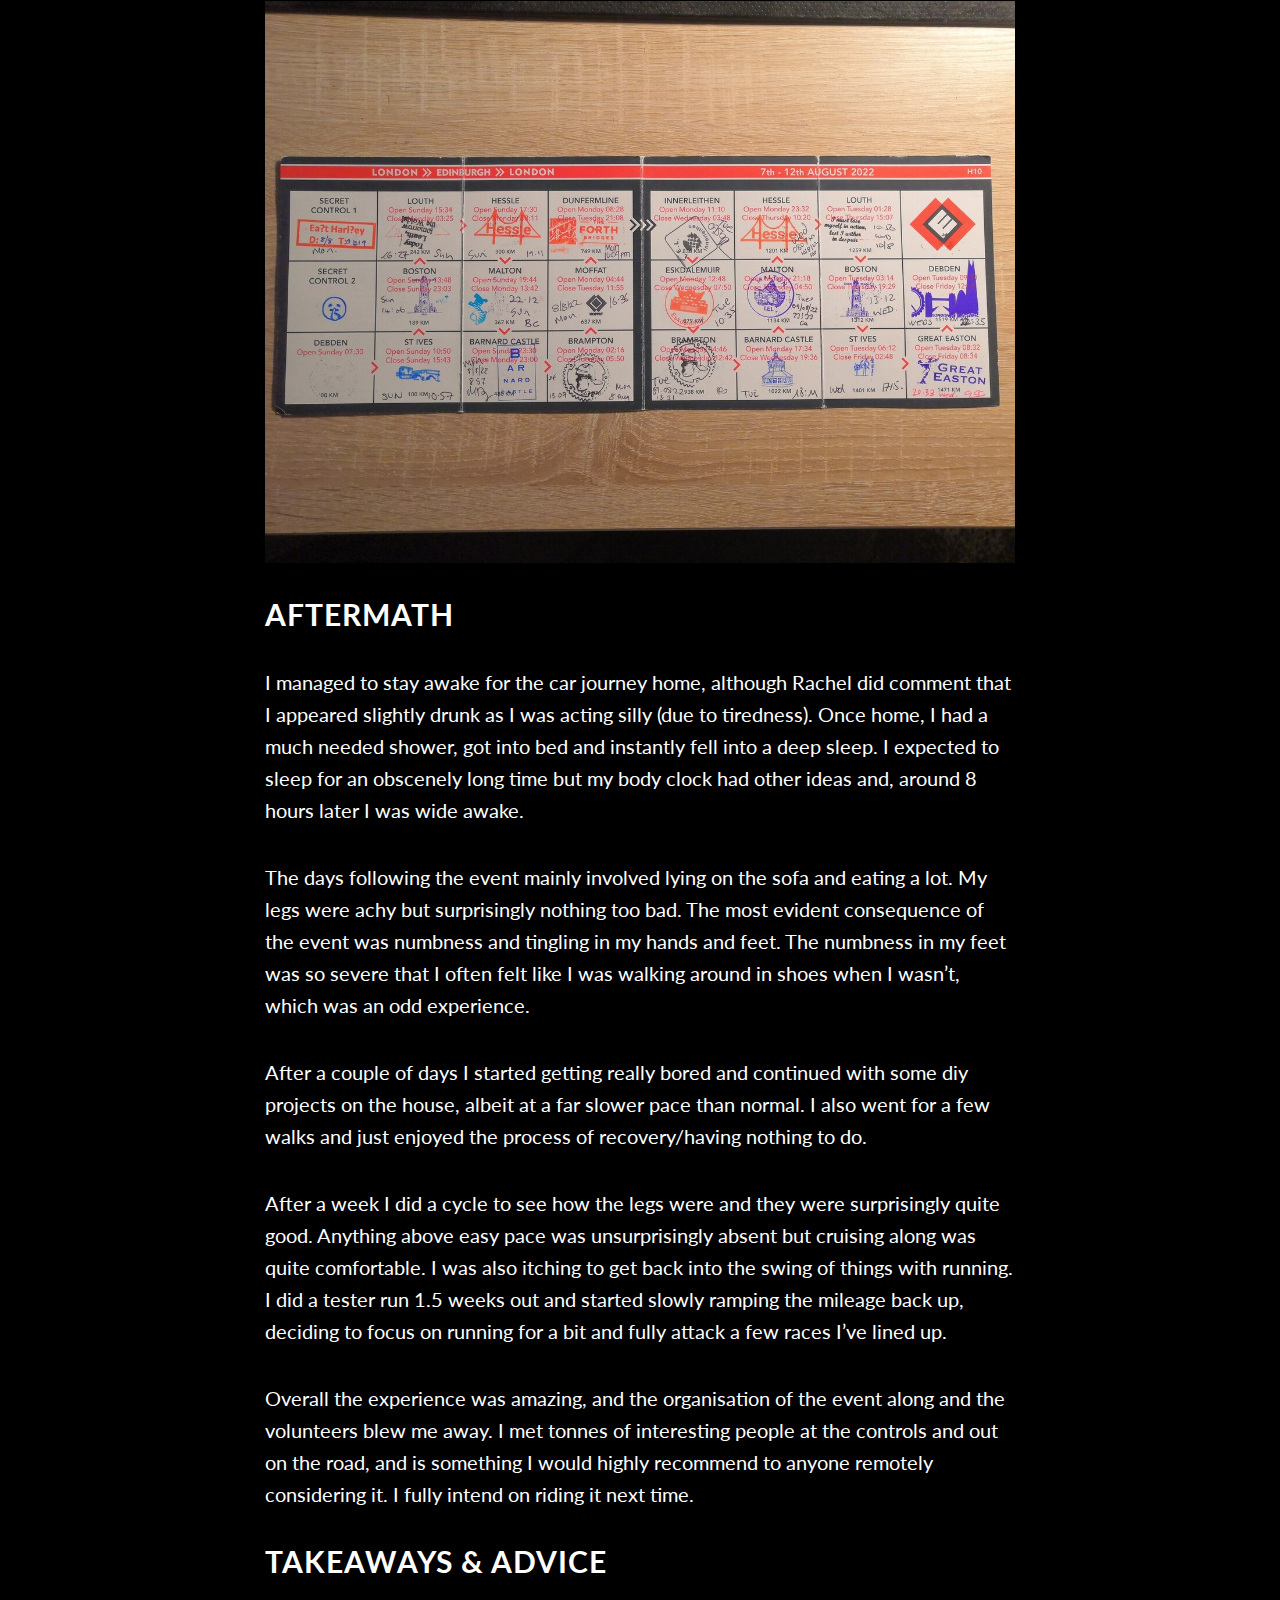
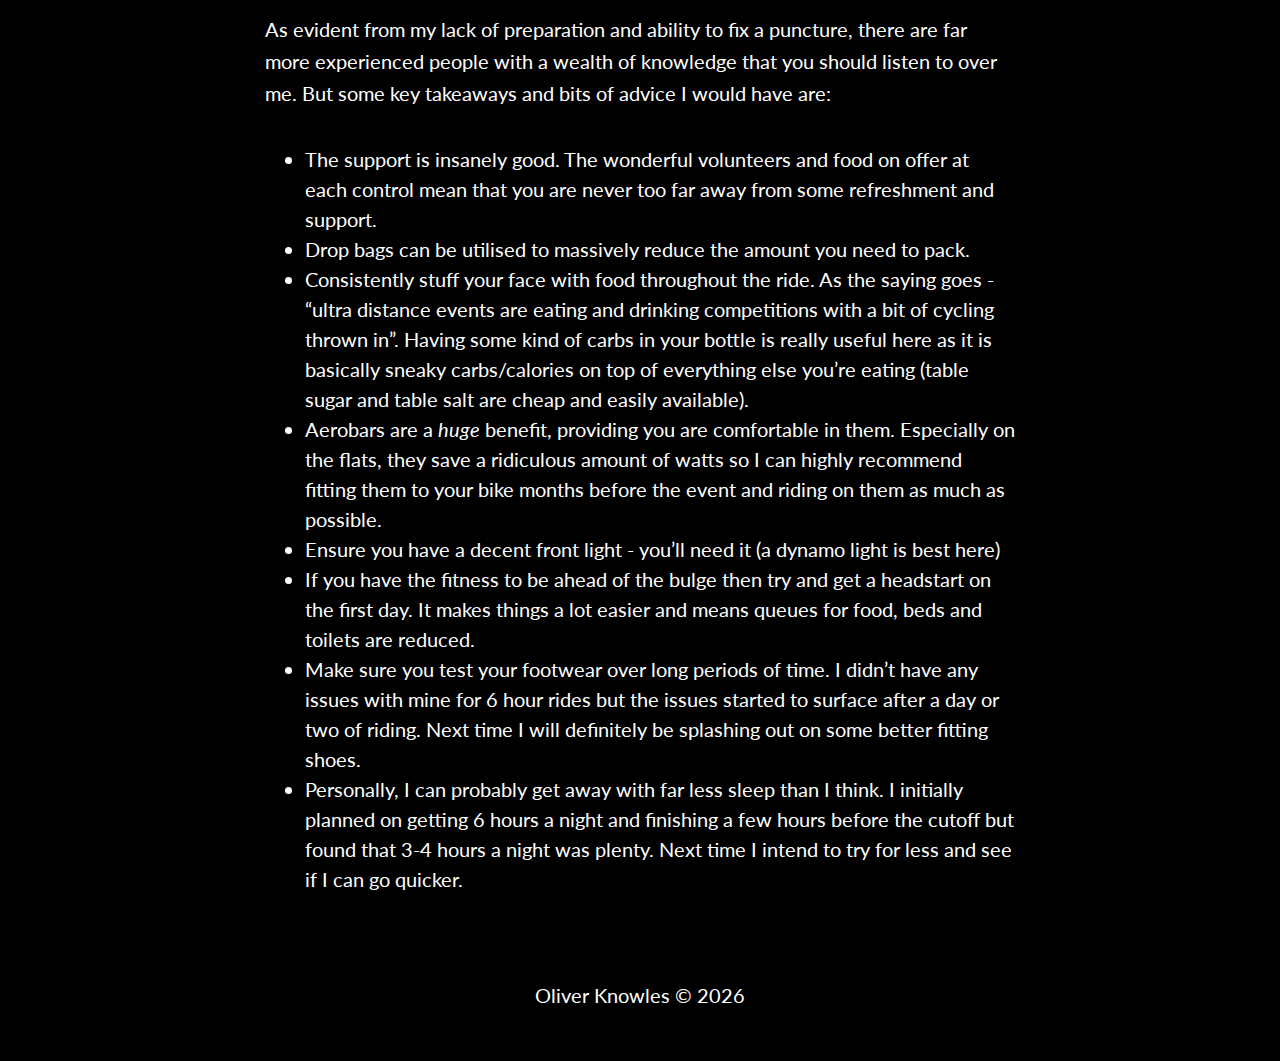
<file: lel-2022-part-2.html>
<!DOCTYPE html>
<html lang="en">

<head>

    <meta charset="utf-8">
    <meta http-equiv="X-UA-Compatible" content="IE=edge">
    <meta name="viewport" content="width=device-width, initial-scale=1">
    <meta name="description" content="">
    <meta name="author" content="">

    <title>Oliver Knowles</title>

    <!-- Bootstrap Core CSS -->
    <link href="css/bootstrap.min.css" rel="stylesheet">

    <!-- Custom CSS -->
    <link href="css/grayscale.css" rel="stylesheet">

    <!-- Custom Fonts -->
    <link href="font-awesome/css/font-awesome.min.css" rel="stylesheet" type="text/css">
    <link href='https://fonts.googleapis.com/css?family=Lato:300' rel='stylesheet' type='text/css'>

</head>

<body id="page-top" data-spy="scroll" data-target=".navbar-fixed-top">

    <!-- Navigation -->
    <nav class="navbar navbar-custom navbar-fixed-top" role="navigation">
        <div class="container">
            <!-- Collect the nav links, forms, and other content for toggling -->
            <div class="collapse navbar-collapse navbar-right navbar-main-collapse">
                <ul class="nav navbar-nav">
                    <!-- Hidden li included to remove active class from about link when scrolled up past about section -->
                    <li class="hidden">
                        <a href="#page-top"></a>
                    </li>
                    <li>
                        <a class="page-scroll" href="index.html">Home</a>
                    </li>
                </ul>
            </div>
            <!-- /.navbar-collapse -->
        </div>
        <!-- /.container -->
    </nav>

    <!-- Intro Header -->
    <header id="intro-lel-22" class="intro">
        <div class="intro-body">
            <div class="container">
                <div class="row">
                    <div class="col-md-8 col-md-offset-2">
                        <h1 class="brand-heading">London Edinburgh London 2022</h1>
                        <p class="intro-text">Part 2</p>
                        <a href="#blog-body" class="btn btn-circle page-scroll">
                            <i class="fa fa-angle-double-down animated"></i>
                        </a>
                    </div>
                </div>
            </div>
        </div>
    </header>

    <!-- Blog Text -->
    <section id="blog-body" class="container content-section text-left">
        <div class="row">
            <div class="col-lg-8 col-lg-offset-2">

<p><i>This is a two-part blog post documenting my experience riding the 2022 London-Edinburgh-London cycling event. See part 1 <a href="lel-2022-part-1.html">here</a>.</i></p>

<h2>Day 3</h2>

<p>I’m normally a bit of a princess when it comes to sleep and an overall concern with LEL was whether I would be able to sleep given the basic mattresses and cacophony of questionable noises coming from other riders in the dorms. So I was relieved to get a “night” (read: another 3.5 hours) of pretty good sleep and once again woke up before my alarm. I’d packed a good quality eye mask and played white noise through my headphones to drown out everything around me, which proved to be a great decision.</p>

<p>I got up, collected my things and shuffled out the door. My body was still holding up okay for the most part, but my feet were really starting to suffer and I was beginning to get bad hot spots. I realised my £40 triathlon shoes that I had used for the past few years were possibly not the optimal choice for the event, but without any viable alternatives I knew I would have to suck it up. I hobbled to the cafeteria to get breakfast and, in a tired state, stupidly decided that two bits of toast would be sufficient (spoiler alert: it wasn’t). I also grabbed a coffee and bumped into Daniël, and after some more faffing we set off together at 4:30am.</p>

<p>The route through Edinburgh was something I wasn’t particularly looking forward to, especially given the added business from the Fringe festival. I love the city, but years of commuting into central London has eroded most of the enjoyment of cycling through busy streets. Thankfully our early morning start meant that we had a lovely experience, hacking along empty cycle paths in the aero bars.</p>

<p>Before rush hour arrived we made it out onto the quietest section of the route towards Innerleithen and Eskdalemuir. I had heard several other people hated the climb out of Edinburgh but I was finding it a very enjoyable morning, chatting with Daniël on amazingly scenic, quiet roads. Once we had gotten the climbing out the way we were treated to a flowing fast descent through a beautiful valley. Daniël had managed to fully recover from his low energy state from the previous day and was now riding really strongly. The lacklustre toast breakfast was starting to bite now and the ride slowly morphed from us riding together to me desperately clinging on to his wheel. He was once again very gracious and despite me telling him to ride on he sat on the front and dragged me along.</p>

<p>Arriving in Innerleithen I was starving, which was an obvious sign that I had underdone the eating. I embraced my inner fat-man and proceeded to gorge myself at this control. There were a few vegan options, which I sampled all of, but discovered a tray of incredibly tasty hummus wraps. I hobbled between my chair and the tray multiple times, and must have eaten at least 8 of them (sorry if any later riders didn’t get a hummus wrap...). I downed another coffee and left, feeling a million times better.</p>

<img class="blog-img" src="img/lel-22-innerleithen.jpg">
<p></p>

<p>The ride to the Eskdalemuir control was on similarly picturesque, quiet roads and went by without issue (apart from my growing foot pain). I once again gorged myself at the control, eating multiple cakes, sandwiches and a particularly good vegan crumble and cream.</p>

<p>We continued on and soon reentered England, around 170km into the days ride. When we arrived at the Brampton control just over the border we got our first taste of a busy control, meeting riders that were heading north. We realised how spoiled we had been as there were queues (!) for the food and bathrooms. It made me very appreciative to be ahead of the bulge and of our experience with empty controls. I had been wearing the same bib shorts for 3 days by now so decided a shower and a change of kit was probably needed. This perked me up a bit and we left feeling refreshed.</p>

<p>LEL is an international affair with riders coming from all over and you could clearly spot the area of the world a rider was from based on what they were wearing. The sun was really starting to beat down and the temperature was edging towards 30 degrees celsius. We passed a couple of riders from India going north, up a hill, without any wind to cool them down, wearing arm and leg warmers and gilets! They must have felt like they lucked out as the subsequent days only got hotter. I don’t handle the heat well and briefly considered subjecting the north of England residents to the horrible sight of me with a fully unzipped jersey, but decided against this.</p>

<p>Daniël was somehow continuing to get stronger and I was clearly significantly slowing him down by this point. I felt okay and was enjoying the ride, but he was on another level and I was far more vocal in my suggestions that he leave me and go solo. He once again graciously dismissed my remarks and kindly told me to sit on his wheel all day if I was suffering as it doesn’t make any difference to him if he would be riding solo anyway. This kept the duo together for most of the rolling terrain and we absolutely flew through the first half of the Pennines, pushed on by a tailwind.</p>

<p>I attempted to mentally prepare myself for the most brutal hills of the ride. We hit the first of the two serious hills (Killhope Cross) and he shouted that he would meet me at the top. Despite this hill being pretty brutal, it only served as a minor warmup to the main event of “Chapel Fell”. I had briefly ridden up a small part of this monster on Day 2 when I dropped my sunglasses coming down it, but now had an extra 500km in my legs and really suffered to get to the top. The steepness of it meant that I had to put out 250 watts just to stay upright, which is precisely not what you want 3 days into a sleep deprived ride, but passing a few 5am group riders walking their bikes gave me a bit of a confidence boost.</p>

<p>I finally reached the top and met Drew Buck, a bit of an LEL legend who has ridden it several times in the past on various crazy machines, including one year dressed as a frenchman on an ancient bike (<a href="https://www.bbc.co.uk/news/uk-england-somerset-25238228">this article</a> is about PBP but he did LEL in a similar outfit). He had set up camp at the top of Chapel Fell and was providing water and “magic flapjacks” to all riders. It is stuff like this that really makes the event special, and displays the best parts of humanity. I had a chat, ate a flapjack, refilled my water and then set off for some descending fun, back in the duo (i.e. sucking Daniël’s wheel some more).</p>

<p>We rolled into Barnard Castle in the late afternoon and by this point my feet were starting to get really painful and I was feeling knackered. Given Daniël’s relentless pace I was using a considerable amount of my limited brain power worrying about how much I was slowing him down. Whilst we refuelled with various food and drink I managed to convince him to ride on without me. As well as not wanting to worry about slowing his ride down, I also felt like I needed a bit of solo riding. I had expected to ride alone for hours on end during the event but apart from a few hours on the second morning I had been with people the whole time. <s>I can be a weird hermit man sometimes</s> I’m someone who does a lot of their training solo and am more than happy in my own company, so I was weirdly looking forward to some alone time on the bike. I put in some music and rolled out from Barnard Castle by myself.</p>

<p>This section was one that I really loved. I listened to music and rode relatively easy along lovely quiet rural roads in the evening sun. It almost felt like downtime, and allowed me to really be in the moment and appreciate the entire experience and event. I continued solo until it got dark, at which point Daniël rode up alongside me. He had left Barnard Castle slightly later and suggested we ride together. By this point I felt like I had gotten the solo riding experience that I had been craving, and somehow my legs started to feel really good, so I happily teamed up with him to blast through the final section to Malton.</p>

<p>We smashed it (“smashing it” is relative by now) through the North York Moors in the pitch black and made it to Malton before midnight for our final sleep of the event. Feeling satisfied with a good day's riding, I ate some food before grabbing a bed.</p>

<p>
<a href="https://www.strava.com/activities/7611604062">Day 3 activity</a><br>
<ul class="article-text">
  <li><b>Distance:</b> 390km</li>
  <li><b>Moving Time:</b> 15:17:58</li>
  <li><b>Elapsed Time:</b> 18:51:01</li>
  <li><b>Elevation Gain:</b> 4,927m</li>
  <li><b>Average Pace:</b> 25.5km/h</li>
  <li><b>Normalised Power:</b> 167w</li>
</ul>
</p>

<h2>Day 4</h2>

<p>I woke up to a volunteer shaking me awake. I had requested a wake up time that would give me 4 hours of sleep and, as tiredness had well and truly set in by now, had slept like a baby for all of that time (with my trusty white noise). I am normally an incredibly light sleeper, able to be woken by the muffled sound of a distant pigeon, so the volunteer having to firmly and repeatedly shake me to wake me up was a novel experience.</p>

<p>I hobbled to the food hall on my feet that were by now, from all accounts, a bit fucked. I found that they would start the day painful and would take a little while to go numb, which would buy me a few hours of comfort before the pain started again. Not wanting to make the same underfueling mistake from the previous day I opted for a banana and 4 bits of dry toast coated in sugar. This abomination of a breakfast was driven partly by a lack of care and partly due to the limited options.</p>

<p>Daniël had woken up earlier and already set off, so at around 5am I rolled out of Malton solo. I soon caught and joined a group of 5 riders that had set off shortly before me and we rode together over the rolling scenic roads, chatting and soaking up the morning sun. </p>

<p>As we approached Hessle, tiredness suddenly hit me pretty hard and any previous energy used for chatting was now focused on just turning the pedals and making progress. The tiredness appeared to be contagious as the conversation of the entire group dropped to zero and everyone got their head down. Rolling turns in the group made this down period far more manageable and meant we all got to Hessle far faster than if we had been slogging away solo. </p>

<p>At the Hessle control I downed a few coffees in an attempt to wake myself up and inhaled as much breakfast as I could, this time making the most of the more traditional offerings like a bowl of weetabix. I also had a drop bag here and opted to change my jersey and pick up my final homemade sports drink, pouring my ziplock bag of sugar into my water bottle. </p>

<p>We rolled out and the pace started to pick up as the coffee and food kicked in. We were working well together, with two of the guys in the group (Shelton and Mark) riding strongly. At one point Shelton took to the front and proceeded to absolutely smash it for a few kms. My legs had continued to improve and so I was riding in the group and having a great time hacking along. When it was my turn I got down into the aero bars and proceeded to repay the favour, holding a solid pace on the mostly flat roads. The group got whittled down to the three of us and we ended up blasting our way to the Louth control, and then on to the Boston control in good time, 180km into the day's ride and 200km from the finish.</p>

<p>It was here we caught up with Daniël who had presumably been riding at warp speed, managing to hold off our solid group for 9 hours. He was feeling the heat and was thankful to have a group he could ride with, so after some food we all set off together. My legs were still feeling great at this point and I was finding my aero bars were really coming into their own on this incredibly flat, exposed part of the UK. We rolled turns on the front through the fens, holding a pace that was consistently in the low-mid 30 km/h which I was happy and surprised with considering the distance already in my legs. My extensive practice on the aero bars leading up to the event meant that I was really comfortable riding in them and it felt slightly like I was lying down (which at this point was a godsend). The other guys in the group were also starting to feel the heat and at around halfway to St Ives we collectively decided to disband the dream team and ride at our own pace.</p>

<p>After a pit stop at a shop for some more sugar, I put my headphones in, got into my aero bars and settled into a steady pace across the remaining part of the fens. I had about 150km to go and two more controls (St Ives and Great Easton) and was feeling great. This section ended up being arguably one of my most enjoyable bits of the event - my legs felt good, the sun was shining and I was riding my bike listening to music and having a great time. I had over two days in hand so knew I would comfortably finish, and once again really got to appreciate and savour the experience. I felt lucky to have the opportunity to spend days doing two things I love - ride my bike all day and eat loads of cakes and sweets.</p>

<p>I passed through St Ives control before setting off towards Cambridge. The cycle path beside the guided busway was a fast, fun section and Cambridge city centre was somewhat of a welcome break from the previous monotony of the fens.</p>

<p>As dusk set in and I climbed out of Cambridge I started to have some really low moments, and my pace dropped dramatically. My feet were in absolute agony at this point which was hampering my ability, or rather desire, to put any power into the pedals. I was trying all manner of approaches to negate the pressure, settling on regularly switching between sitting and standing. As I slipped into a grumpier mood I attempted to reframe things in my mind, and focus back on the positives. I knew my feet were fucked but also remembered that the pain magically fell away as I approached each previous control, so a large part of the discomfort must be mental. I also reminded myself that I was the one that chose to do it and I should at least try to enjoy the final hours of the ride. This somehow worked fairly well and I regained some motivation and cracked on towards the final control.</p>

<p>I rolled into the final control at Great Easton, 48km from the finish, and was keen to make it a quick stop. I was greeted by a group of extremely lovely volunteers who could not do enough for me, filling up my water bottles and offering me a variety of food and drink. Their eagerness to help resulted in a hilarious situation where I had 7 volunteers in a circle around me, watching as I ate a banana. They were laughing and apologising for being a bit weird, explaining they were just excited as they hadn’t had many people through. It was a nice pick-me-up and after a few minutes I set off on the final stretch.</p>

<p>The last section went far better than I had thought. Given the approach to the previous control, I had assumed that the remainder would be more narrow, steep country lanes and had mentally prepared myself for a bit of a slog. It was a nice surprise to discover the final section was rolling but mostly wide and fast, so I got down in the aero bars and picked up the pace as much as I could. I was feeling good and figured I could really smash my legs into oblivion now as I would soon have no more riding to do.</p>

<p>I also really tried savouring this final section in the knowledge that it would soon be over. I was feeling exactly how I hoped I would feel at this point - I was happy to be on my bike, thankful to have had the experience, but not particularly excited to finish. I was looking forward to seeing my wife and having a decent sleep, but if anything the finish was a bit mixed as it marked the end of the ride and experience.</p>

<p>It was around 9:30 pm by this point and darkness had fully set in. As I approached the finish with around 10km to go, I noticed I was quickly catching up to another cyclist up the road. Given his relatively low speed I assumed it must be a random cyclist out for a night ride, but as I got close I recognised the familiar LEL rider number card and realised it was a fellow rider who was, like my feet, fucked. He was completely delirious and repeatedly told me his lights were out of battery despite evidence to the contrary. He was clearly a bit shaken and in a very sleep deprived state, so I ended up riding the final 10km with him to make sure he made it back alright. This ended up acting as a pretty humorous warm down for the event. I trundled along next to him having a conversation that resembled a chat with a shitfaced man outside a Wetherspoons. For some reason the route on my Garmin was a couple of kms too long and had us entering the finish (Davenant Foundation School) from the front, so I was slightly surprised when we were flagged down by volunteers and guided through a back gate. My initial surprise didn’t help my delirious new riding partner who became adamant that we still had some riding to do. Thankfully after many attempts the volunteers managed to convince him that this was, in fact, the finish.</p>

<p>We made my way down a path to the school hall and I was greeted by a cheering Rachel who, upon saying hello, was immediately questioning how I was so with it. Arriving with someone on the brink of collapse probably made me look more composed but a part of me was also surprised - I had expected to finish in a similar state but was feeling “okay” given the circumstances. I made my way to the hall, handed in my brevet card, grabbed some food, and got my portrait taken by <a href="https://www.charlottebarnes.co.uk/lel2022hardriders">Charlotte Barnes</a>, trying and failing to do a “thousand yard stare”.</p>

<img class="blog-img" src="img/lel-22-portrait.jpg">
<p></p>

<p>I was slightly sad that the experience was over but really appreciative to have had the experience and over the moon with how it had gone. I had never really done it for the medal or for the accomplishment, rather wanted to experience the process of riding that far. It is such a large departure from normal life and causes your world and daily concerns to shrink down to the very basics. The simplicity is something that I love about ultra long distance stuff. It is all incredibly understated given the physical and mental demands and I take great comfort in the fact that, at the end of the day, no one really cares that much when you do these events. It is a welcome departure for me from the IronMan-style glitz and glamour of a red carpet style finish and social media driven desire for external validation. Yes, you can tell people you have ridden 1500km on minimal sleep and they might be briefly impressed, but at the end of the day if you aren’t doing it because it excites you and you enjoy it then you’re just subjecting yourself to multiple days of hell for virtually nothing. This is reflected in the people that take part and volunteer. Everyone you meet is lovely, kind and interesting and mostly just doing it to push themselves and have a great experience. (I do realise the irony of dismissing external validation here whilst also uploading my rides to Strava and writing a long, boring blog post about my own ride but I’m justifying that by saying it’s mainly for myself...).</p>

<p>
<a href="https://www.strava.com/activities/7617231178">Day 4 activity</a><br>
<ul class="article-text">
  <li><b>Distance:</b> 387km</li>
  <li><b>Moving Time:</b> 14:08:47</li>
  <li><b>Elapsed Time:</b> 17:15:03</li>
  <li><b>Elevation Gain:</b> 2,752m</li>
  <li><b>Average Pace:</b> 27.4km/h</li>
  <li><b>Normalised Power:</b> 159w</li>
</ul>
</p>

<p>
Overall Stats:
<ul class="article-text">
  <li><b>Distance:</b> 1536km</li>
  <li><b>Riding Time:</b> 57 hours 24 minutes</li>
  <li><b>Elapsed Time:</b> 87 hours 5 minutes</li>
  <li><b>Elevation Gain:</b> 14,932m</li>
  <li><b>Average Pace:</b> 26.8km/h</li>
</ul>
</p>

<img class="blog-img" src="img/lel-22-brevet-card.jpg">
<p></p>

<h2>Aftermath</h2>

<p>I managed to stay awake for the car journey home, although Rachel did comment that I appeared slightly drunk as I was acting silly (due to tiredness). Once home, I had a much needed shower, got into bed and instantly fell into a deep sleep. I expected to sleep for an obscenely long time but my body clock had other ideas and, around 8 hours later I was wide awake.</p>

<p>The days following the event mainly involved lying on the sofa and eating a lot. My legs were achy but surprisingly nothing too bad. The most evident consequence of the event was numbness and tingling in my hands and feet. The numbness in my feet was so severe that I often felt like I was walking around in shoes when I wasn’t, which was an odd experience.</p>

<p>After a couple of days I started getting really bored and continued with some diy projects on the house, albeit at a far slower pace than normal. I also went for a few walks and just enjoyed the process of recovery/having nothing to do.</p>

<p>After a week I did a cycle to see how the legs were and they were surprisingly quite good. Anything above easy pace was unsurprisingly absent but cruising along was quite comfortable. I was also itching to get back into the swing of things with running. I did a tester run 1.5 weeks out and started slowly ramping the mileage back up, deciding to focus on running for a bit and fully attack a few races I’ve lined up.</p>

<p>Overall the experience was amazing, and the organisation of the event along and the volunteers blew me away. I met tonnes of interesting people at the controls and out on the road, and is something I would highly recommend to anyone remotely considering it. I fully intend on riding it next time.</p>

<h2>Takeaways & Advice</h2>

<p>As evident from my lack of preparation and ability to fix a puncture, there are far more experienced people with a wealth of knowledge that you should listen to over me. But some key takeaways and bits of advice I would have are:

  <ul class="article-text">
    <li>The support is insanely good. The wonderful volunteers and food on offer at each control mean that you are never too far away from some refreshment and support.</li>
    <li>Drop bags can be utilised to massively reduce the amount you need to pack.</li>
    <li>Consistently stuff your face with food throughout the ride. As the saying goes - “ultra distance events are eating and drinking competitions with a bit of cycling thrown in”. Having some kind of carbs in your bottle is really useful here as it is basically sneaky carbs/calories on top of everything else you’re eating (table sugar and table salt are cheap and easily available).</li>
    <li>Aerobars are a <i>huge</i> benefit, providing you are comfortable in them. Especially on the flats, they save a ridiculous amount of watts so I can highly recommend fitting them to your bike months before the event and riding on them as much as possible.</li>
    <li>Ensure you have a decent front light - you’ll need it (a dynamo light is best here)</li>
    <li>If you have the fitness to be ahead of the bulge then try and get a headstart on the first day. It makes things a lot easier and means queues for food, beds and toilets are reduced.</li>
    <li>Make sure you test your footwear over long periods of time. I didn’t have any issues with mine for 6 hour rides but the issues started to surface after a day or two of riding. Next time I will definitely be splashing out on some better fitting shoes.</li>
    <li>Personally, I can probably get away with far less sleep than I think. I initially planned on getting 6 hours a night and finishing a few hours before the cutoff but found that 3-4 hours a night was plenty. Next time I intend to try for less and see if I can go quicker.</li>
  </ul>
</p>

            </div>
        </div>
    </section>

    <!-- Footer -->
    <footer>
        <div class="container text-center">
            <p>Oliver Knowles &copy; <script>document.write((new Date).getYear()+1900)</script></p>
        </div>
    </footer>

    <!-- jQuery -->
    <script src="js/jquery.js"></script>

    <!-- Bootstrap Core JavaScript -->
    <script src="js/bootstrap.min.js"></script>

    <!-- Plugin JavaScript -->
    <script src="js/jquery.easing.min.js"></script>

    <!-- Custom Theme JavaScript -->
    <script src="js/grayscale.js"></script>

</body>

</html>
</file>
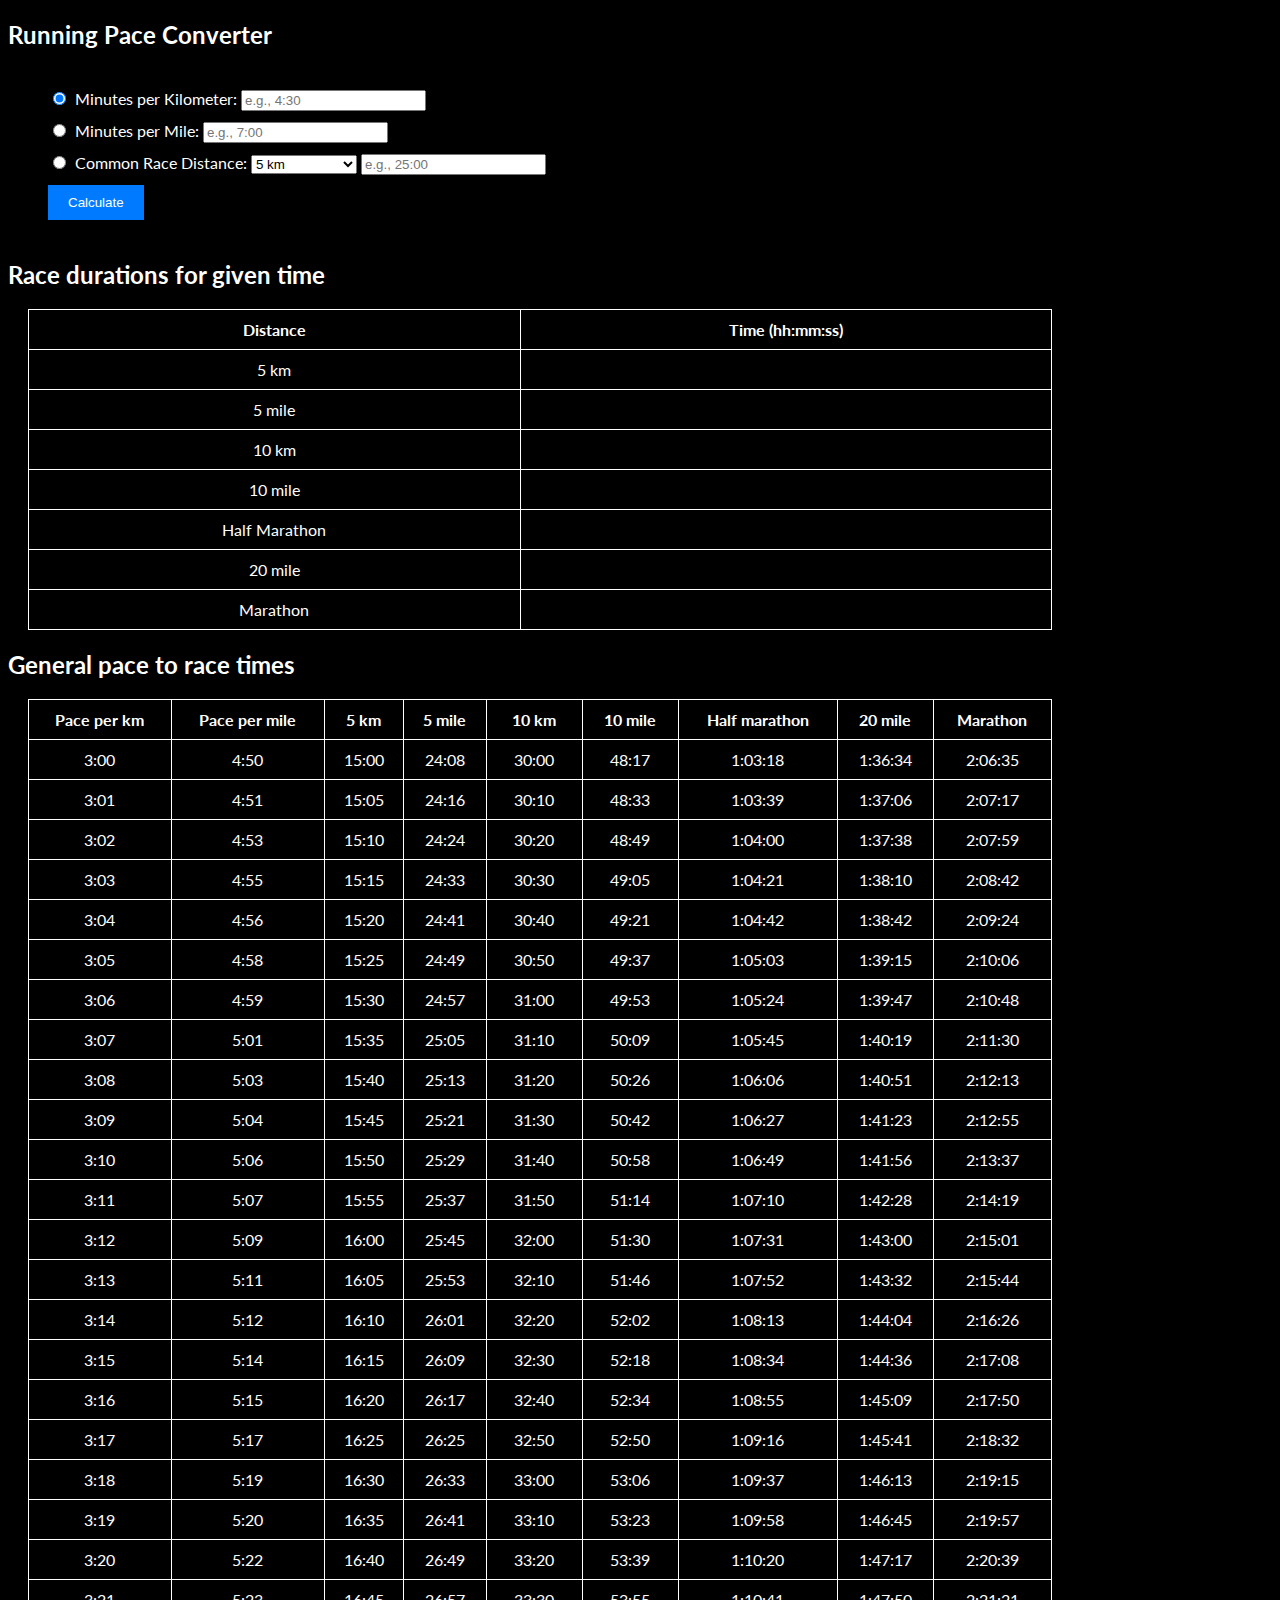
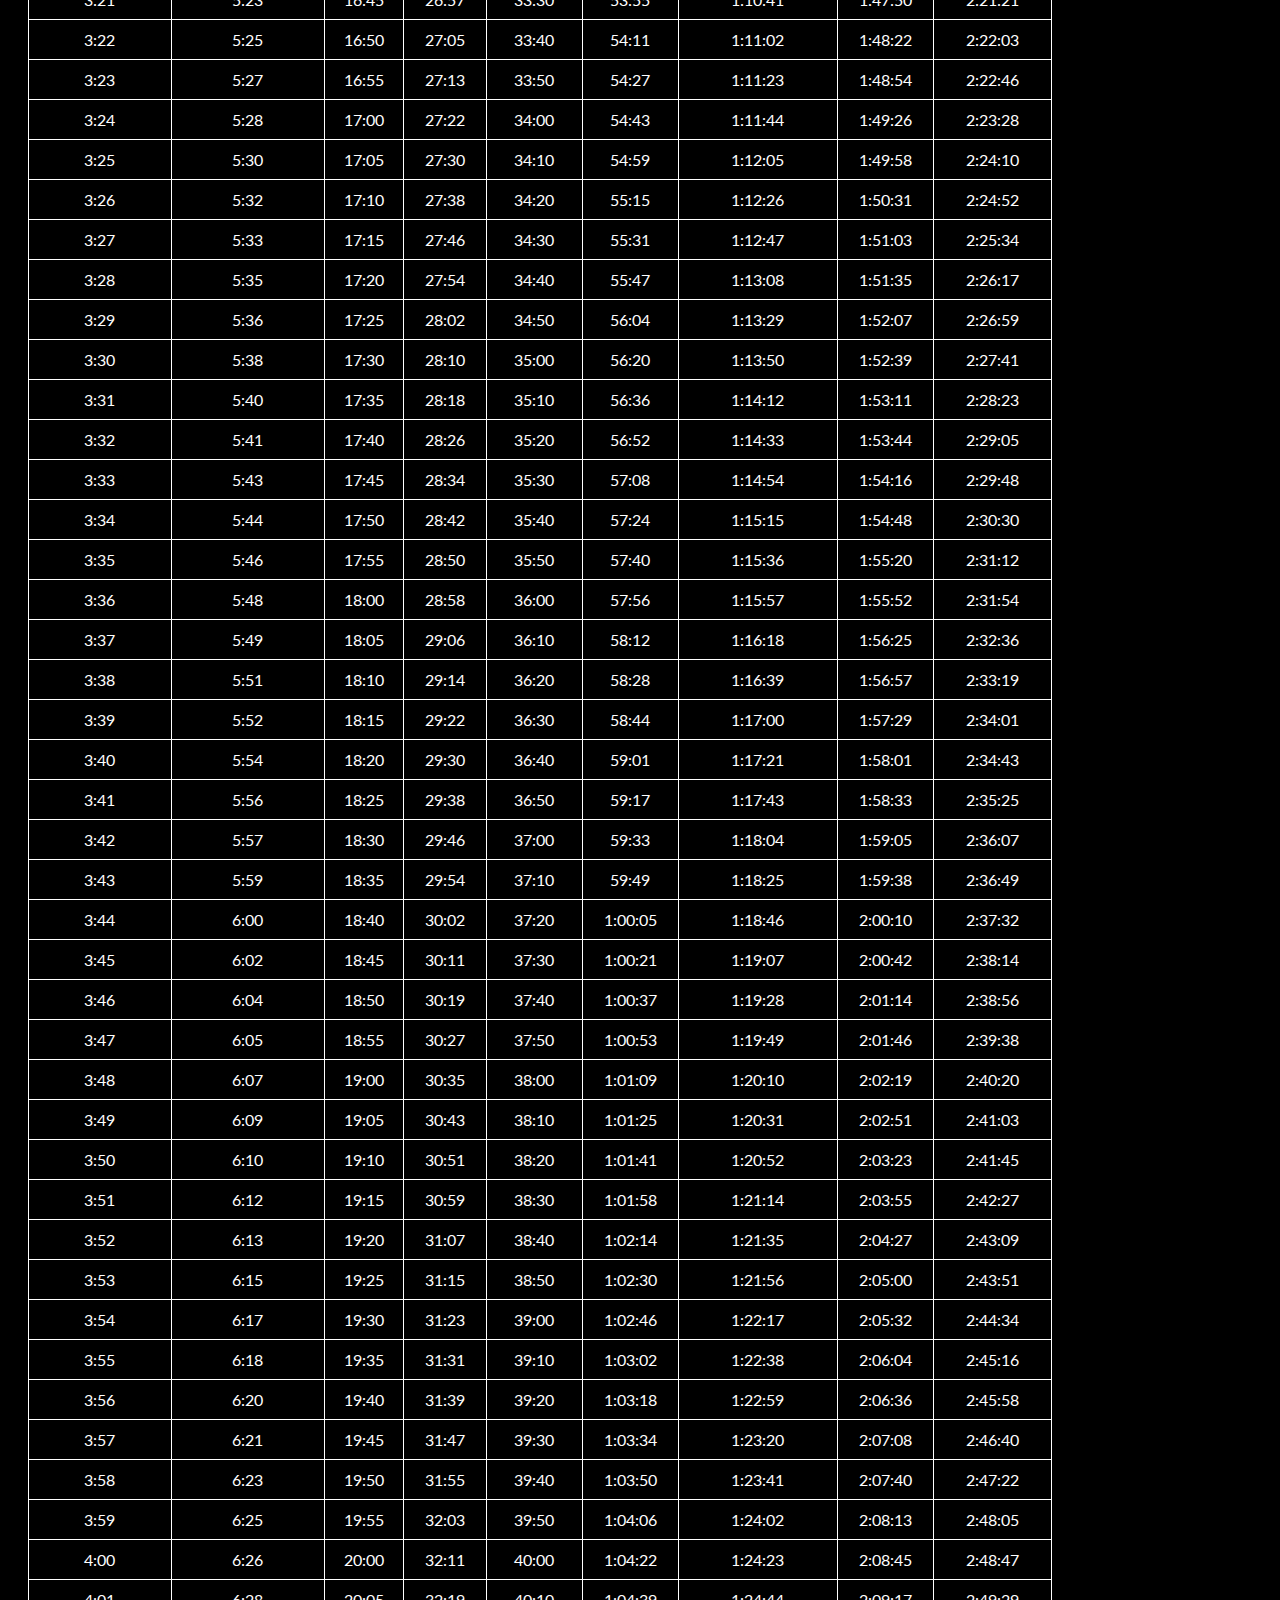
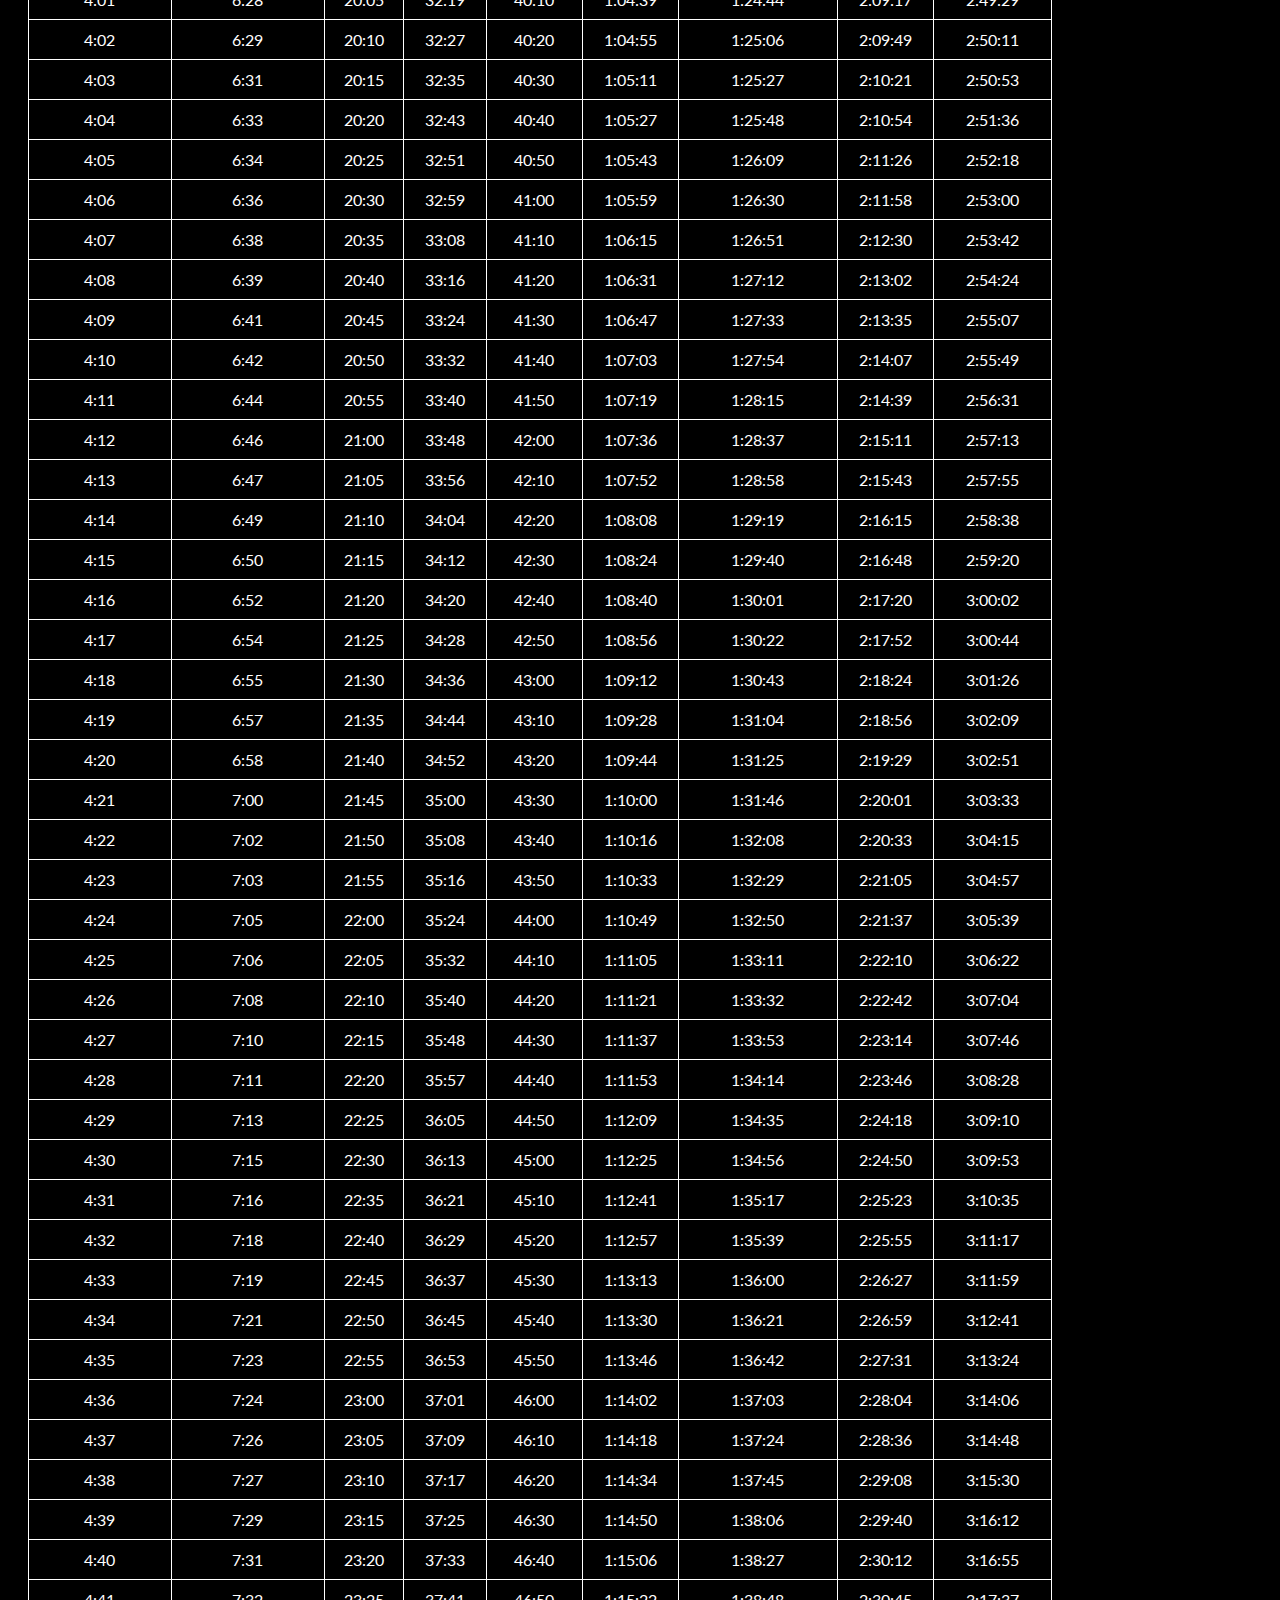
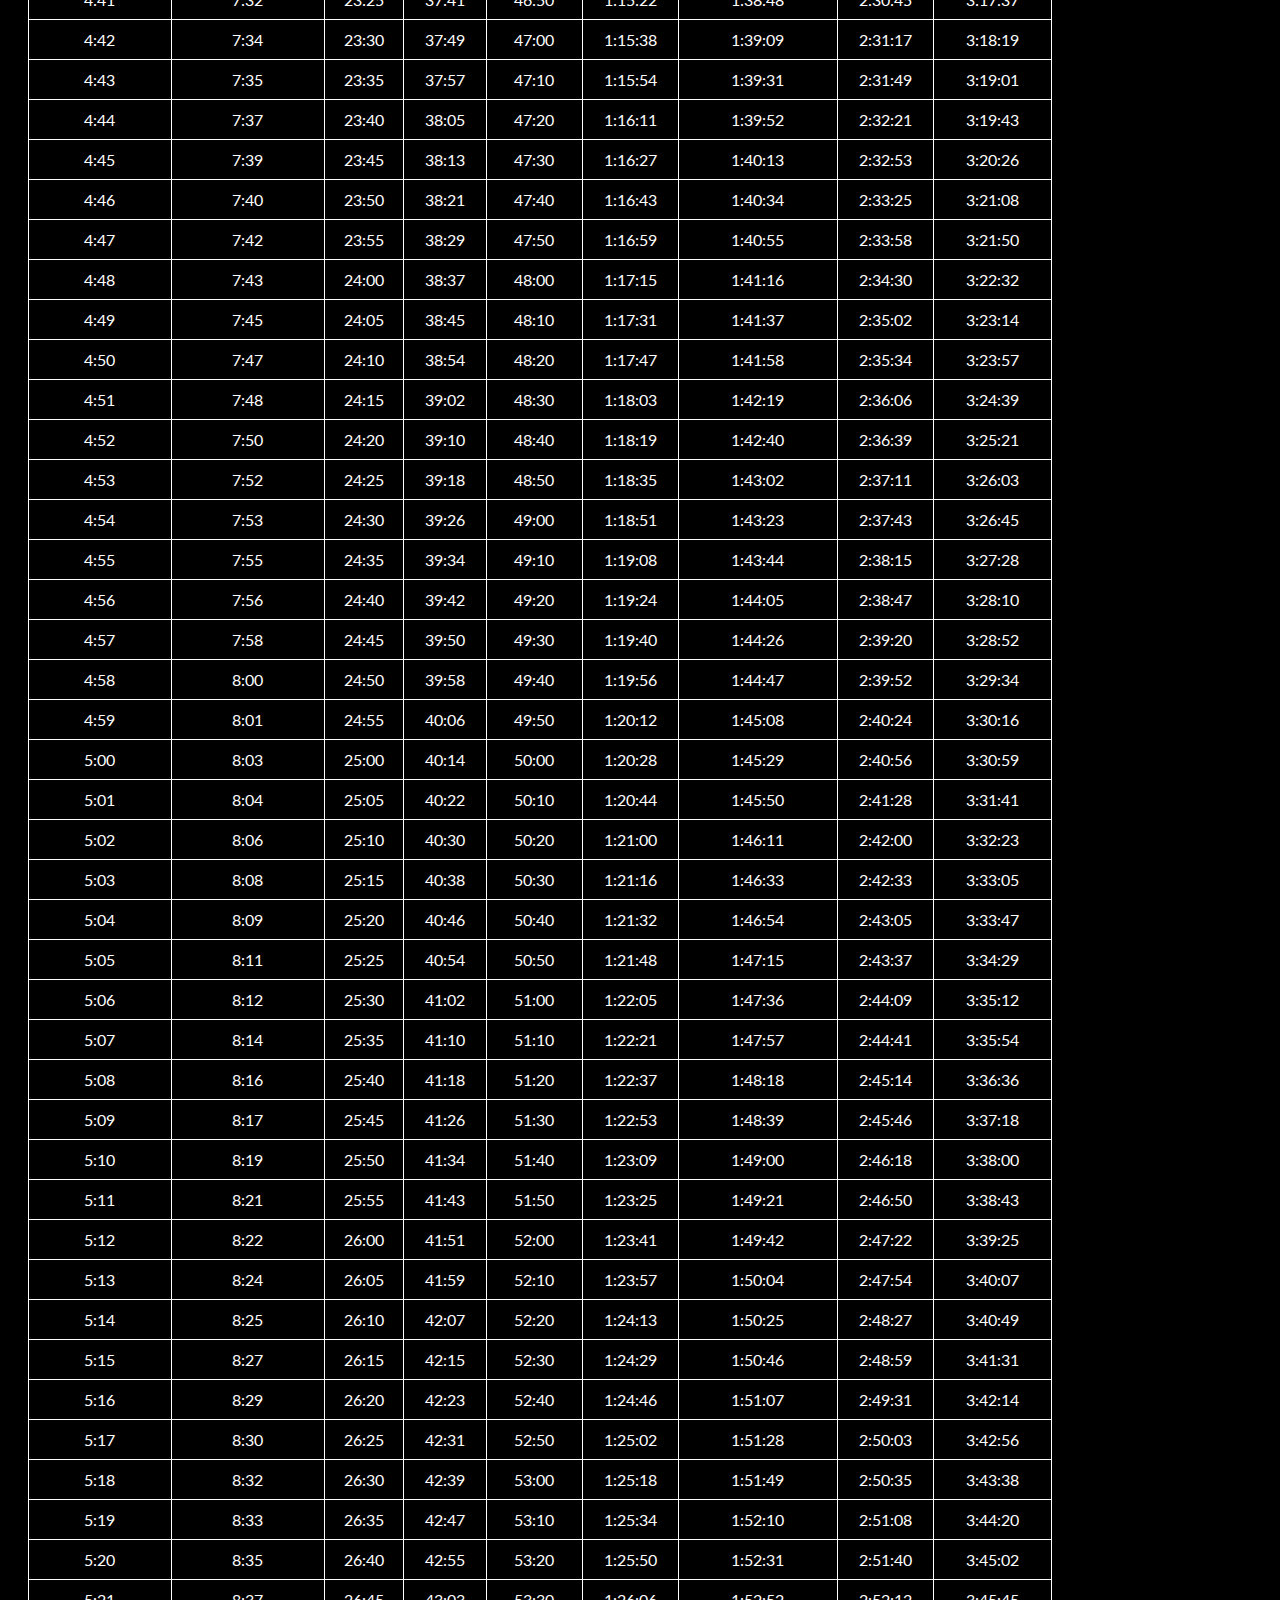
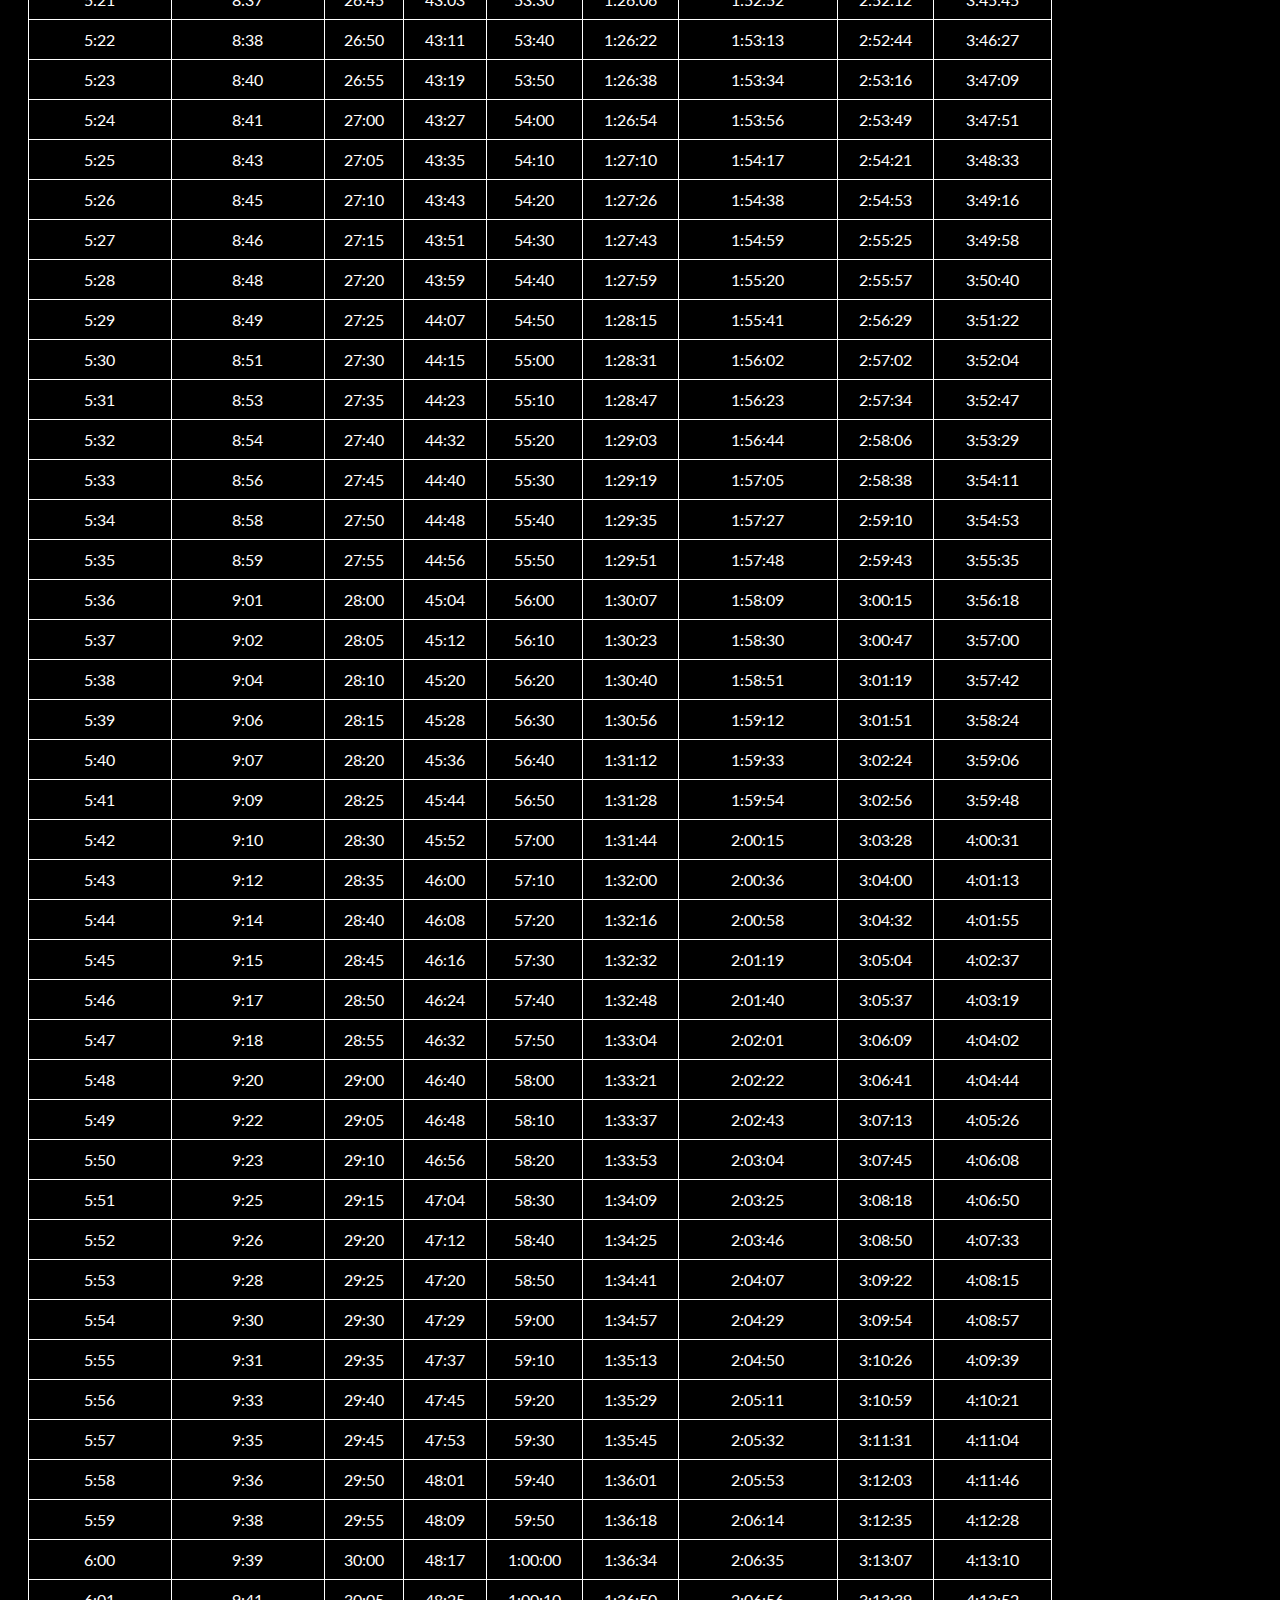
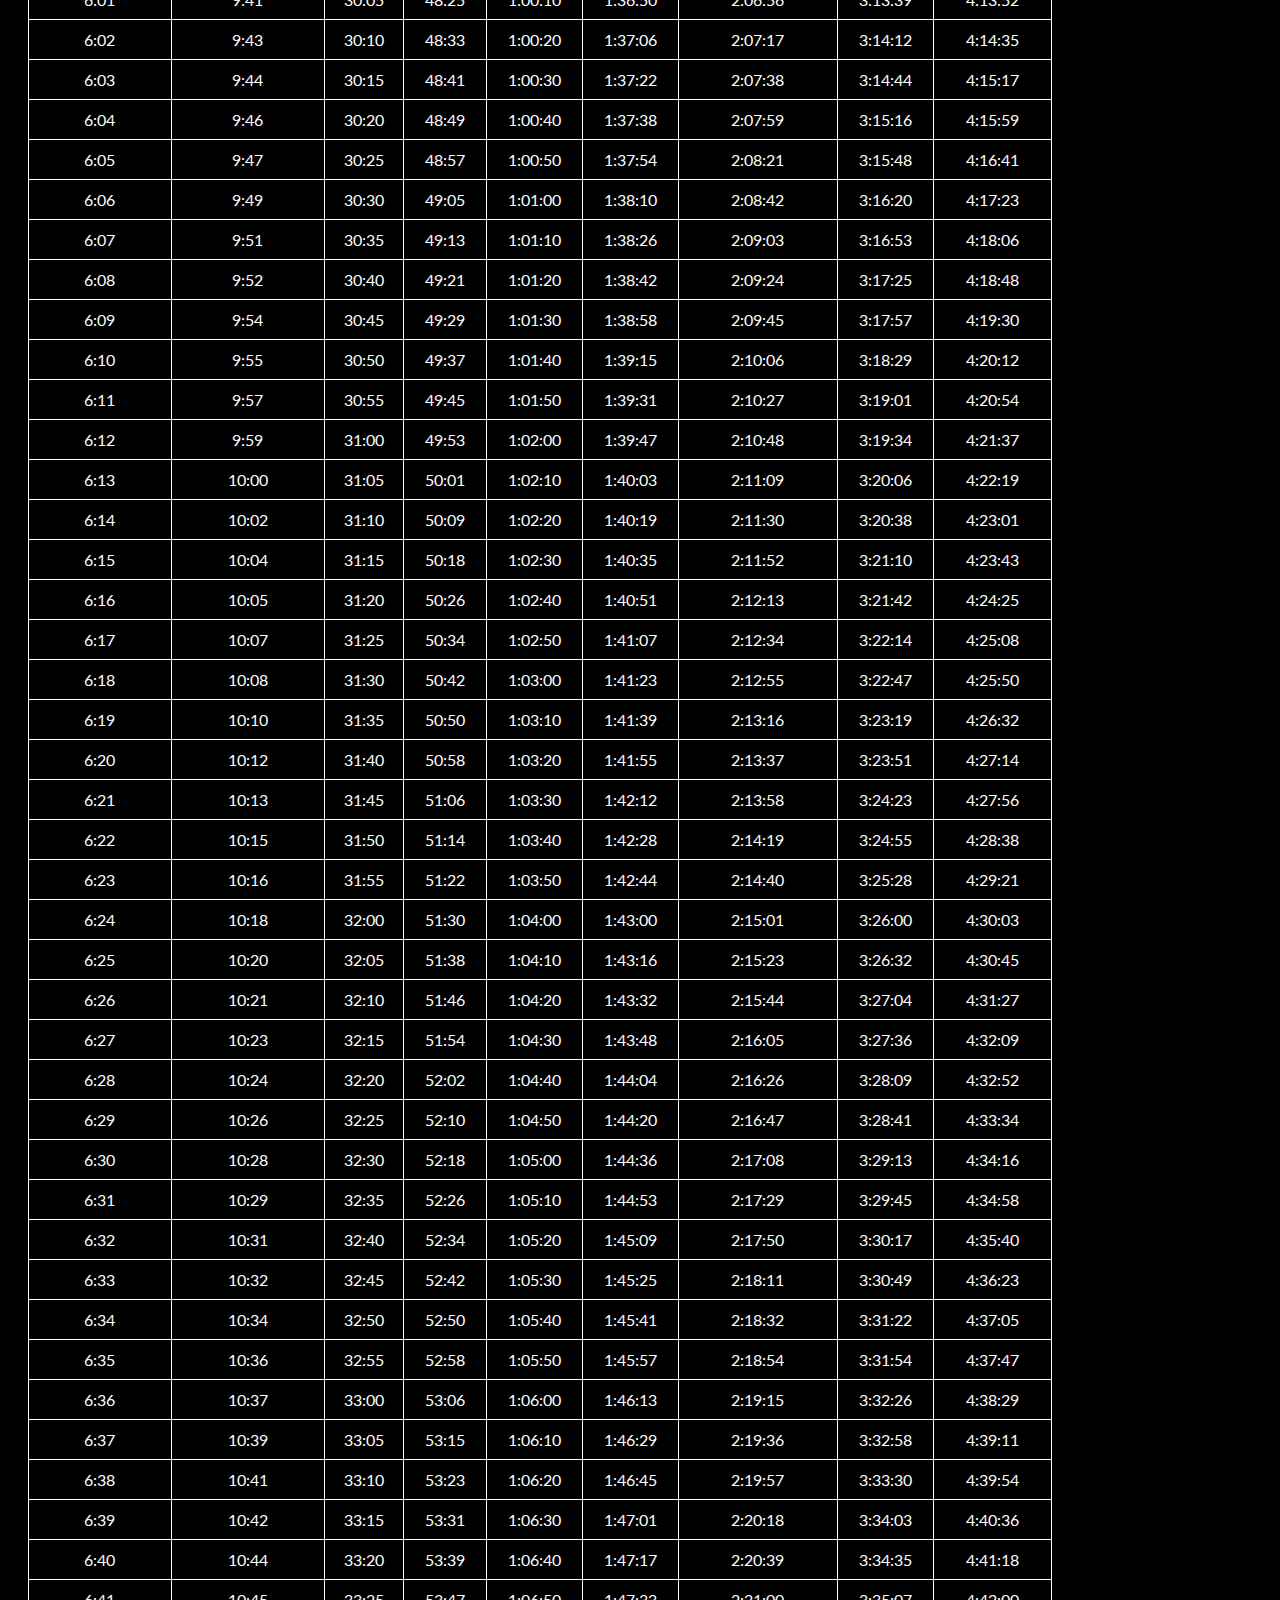
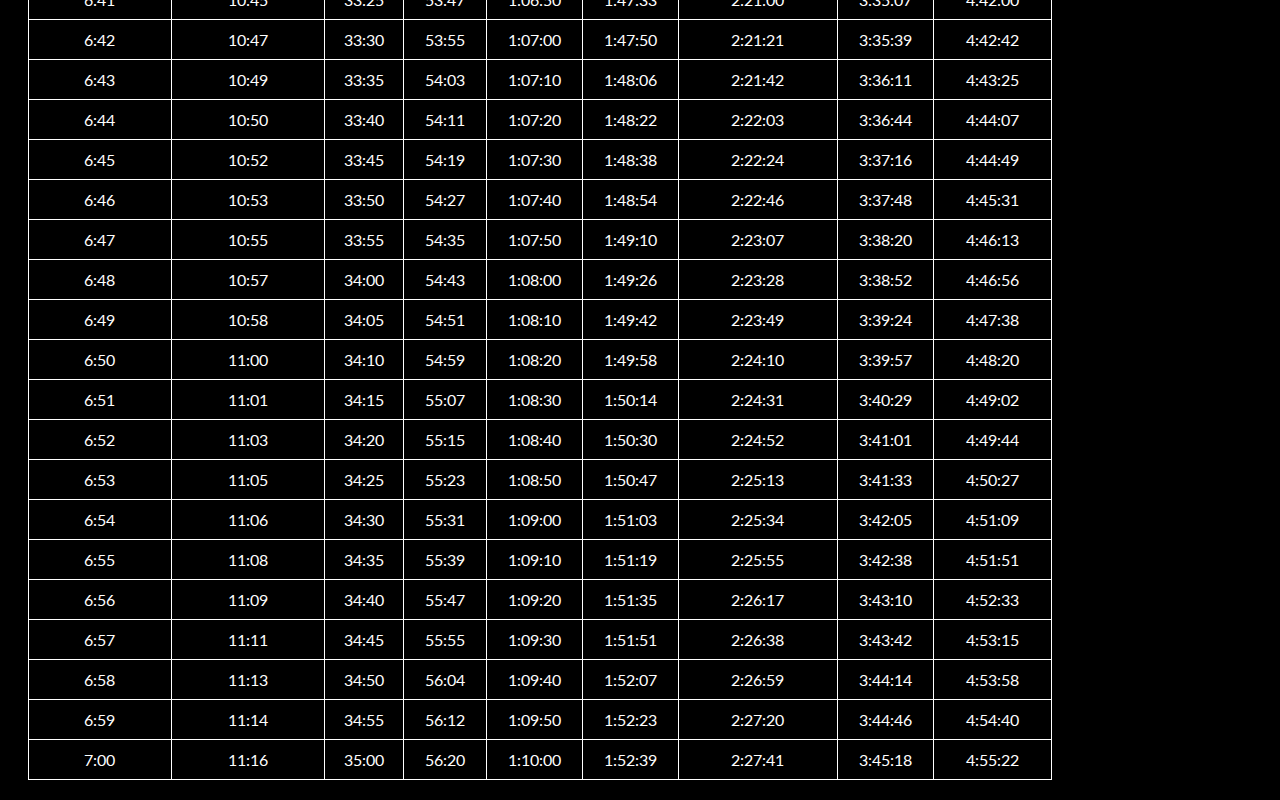
<file: running-conversions.html>
<!DOCTYPE html>
<html>
<head>
  <title>Pace Converter</title>
  <style>
  body {
      width: 100%;
      height: 100%;
      font-family: Lato,"Helvetica Neue",Helvetica,Arial,sans-serif;
      color: #fff;
      background-color: #000;
  }

  /* Header styles */
  h1 {
    text-align: center;
    padding: 20px;
  }

  /* Box styles */
  .container {
    background-color: rgba(0, 0, 0, 0.5);
    border-radius: 10px;
    padding: 20px;
    margin: 20px;
    display: flex;
    flex-direction: column;
  }

  .container label, .container input[type="text"], .container select {
    margin-bottom: 10px;
  }

  /* Add some basic CSS for layout */
  .input-container {
    display: flex;
    align-items: center;
    margin: 20px;
  }

  .input-container label {
    margin-right: 10px;
  }

  .result-container {
    display: flex;
    align-items: center;
    margin: 20px;
  }

  .result-container label {
    margin-right: 10px;
  }

  /* Button styles */
  button {
    background-color: #007bff;
    color: #fff;
    border: none;
    padding: 10px 20px;
    cursor: pointer;
  }

  /* Table styles */
  table {
    margin: 20px;
    border-collapse: collapse;
    width: 80%;
  }

  table, th, td {
    border: 1px solid #fff;
  }

  th, td {
    padding: 10px;
    text-align: center;
  }

  input[type="radio"] {
    margin-right: 5px;
  }

  </style>
  <link href='https://fonts.googleapis.com/css?family=Lato:300' rel='stylesheet' type='text/css'>
<link href="https://fonts.googleapis.com/css2?family=Roboto:wght@400;700&display=swap" rel="stylesheet">
  <script src="https://code.jquery.com/jquery-3.6.0.min.js"></script>
</head>
<body>

<h2>Running Pace Converter</h2>

<div class="container">
  <form id="inputForm">
    <label>
      <input type="radio" name="inputType" value="minutesPerKm" checked>
      Minutes per Kilometer:
    </label>
    <input type="text" id="minutesPerKm" placeholder="e.g., 4:30"><br>

    <label>
      <input type="radio" name="inputType" value="minutesPerMile">
      Minutes per Mile:
    </label>
    <input type="text" id="minutesPerMile" placeholder="e.g., 7:00"><br>

    <label>
      <input type="radio" name="inputType" value="commonRaceDistance">
      Common Race Distance:
    </label>
    <select id="commonRaceDistance">
      <option value="5">5 km</option>
      <option value="8.04672">5 mile</option>
      <option value="10">10 km</option>
      <option value="16.0934">10 mile</option>
      <option value="21.0975">Half Marathon</option>
      <option value="32.1869">20 mile</option>
      <option value="42.195">Marathon</option>
    </select>
    <input type="text" id="timeInput" placeholder="e.g., 25:00"><br>

    <button id="calculateButton">Calculate</button>

  </form>
</div>

<h2>Race durations for given time</h2>
<table>
  <thead>
    <tr>
      <th>Distance</th>
      <th>Time (hh:mm:ss)</th>
    </tr>
  </thead>
  <tbody id="estimatedTimes">
    <tr>
      <td>5 km</td>
      <td></td>
    </tr>
    <tr>
      <td>5 mile</td>
      <td></td>
    </tr>
    <tr>
      <td>10 km</td>
      <td></td>
    </tr>
    <tr>
      <td>10 mile</td>
      <td></td>
    </tr>
    <tr>
      <td>Half Marathon</td>
      <td></td>
    </tr>
    <tr>
      <td>20 mile</td>
      <td></td>
    </tr>
    <tr>
      <td>Marathon</td>
      <td></td>
    </tr>
  </tbody>
</table>

<h2>General pace to race times</h2>
<table>
  <thead>
    <tr>
      <th>Pace per km</th>
      <th>Pace per mile</th>
      <th>5 km</th>
      <th>5 mile</th>
      <th>10 km</th>
      <th>10 mile</th>
      <th>Half marathon</th>
      <th>20 mile</th>
      <th>Marathon</th>
    </tr>
  </thead>
  <tbody id="pacesTable">
    <!-- populated programmatically -->
  </tbody>
</table>

<script>
// TODO: Allow different options to be used without refreshing
$(document).ready(function() {
  $("#calculateButton").click(function(e) {
    e.preventDefault();
  });

  $("#calculateButton").click(function() {
    var paceInSeconds = 0;
    var milePaceInput = false;
    var convertedPace = -1;

    var selectedInputType = $("input[name='inputType']:checked").val();

    if (selectedInputType === "minutesPerKm" && $("#minutesPerKm").val() !== "") {
      var paceString = $("#minutesPerKm").val();
      var paceInSeconds = timeStringToSeconds(paceString);
      var convertedPace = paceInSeconds * 1.60934;
      $("#minutesPerMile").val(convertSecondsToTimeString(convertedPace));
    } else if (selectedInputType === "minutesPerMile" && $("#minutesPerMile").val() !== "") {
      var paceString = $("#minutesPerMile").val();
      var paceInSeconds = timeStringToSeconds(paceString);
      var convertedPace = paceInSeconds / 1.60934;
      $("#minutesPerKm").val(convertSecondsToTimeString(convertedPace));
      milePaceInput = true;
    } else if (selectedInputType === "commonRaceDistance" && $("#commonRaceDistance").val() !== "" && $("#timeInput").val() !== "") {
      distanceInKm = parseFloat($("#commonRaceDistance").val());
      var timeString = $("#timeInput").val();
      var timeInSeconds = timeStringToSeconds(timeString);
      var paceInSeconds = timeInSeconds / distanceInKm;
      var milePace = paceInSeconds * 1.60934;
      $("#minutesPerKm").val(convertSecondsToTimeString(paceInSeconds));
      $("#minutesPerMile").val(convertSecondsToTimeString(milePace));
    }

    if (paceInSeconds < 0) {
      $("#convertedPaceResult").text("Invalid input format.");
      return;
    }

    if (paceInSeconds == 0) {
      return;
    }

    // Calculate estimated times for common race distances [5km, 5mile, 10km, 10mile, half marathon, 20mile, marathon]
    var distancesKm = [5, 8.04672, 10, 16.0934, 21.0975, 32.1869, 42.195];
    var distancesMile = [3.10686, 5, 6.21371, 10, 13.1094, 20, 26.2188];
    var estimatedTimes = [];

    for (var i = 0; i < distancesKm.length; i++) {
      // Use original total seconds to avoid rounding errors during conversion
      if (milePaceInput) {
        var estimatedSeconds = distancesMile[i] * paceInSeconds;
      } else {
        var estimatedSeconds = distancesKm[i] * paceInSeconds;
      }
      estimatedTimes.push(convertSecondsToTimeString(estimatedSeconds));
    }

    // Update the table with estimated times
    var distanceLabels = ["3 km", "5 km", "10 km", "10 mile", "Half Marathon", "20 mile", "Marathon"];
    var tableRows = $("#estimatedTimes tr");

    for (var i = 0; i < distanceLabels.length; i++) {
      tableRows.eq(i).find("td:last").text(estimatedTimes[i]);
    }
  });

  populatePacesTable();
});

function timeStringToSeconds(timeString) {
  var parts = timeString.split(":");
  if (parts.length < 2 || parts.length > 3) {
    return -1;
  }

  var hours = 0;
  var minutes = 0;
  var seconds = 0;
  if (parts.length == 3) {
    hours = parseInt(parts[0], 10);
    minutes = parseInt(parts[1], 10);
    seconds = parseInt(parts[2], 10);
  } else {
    minutes = parseInt(parts[0], 10);
    seconds = parseInt(parts[1], 10);
  }
  if (isNaN(hours) || isNaN(minutes) || isNaN(seconds) || hours < 0 || minutes < 0 || seconds < 0) {
    return -1;
  }

  return (hours * 3600) + (minutes * 60) + seconds;
}

// Converts int seconds to a string of format hh:mm:ss
function convertSecondsToTimeString(totalSeconds) {
  var roundedSeconds = Math.round(totalSeconds);
  var hours = Math.floor(roundedSeconds / 3600);
  var minutes = Math.round(Math.floor(roundedSeconds / 60) % 60);
  var seconds = Math.round(roundedSeconds % 60);
  return (hours > 0 ? hours + ":" : "") +
         (hours > 0 && minutes < 10 ? "0" : "") + minutes + ":" +
         (seconds < 10 ? "0" : "") + seconds;
}

function populatePacesTable() {
  var pacesTable = $("#pacesTable");
  pacesTable.empty();

  // Populate rows from 3 minutes per km to 7 minutes per km
  for (var seconds = 3 * 60; seconds <= 7 * 60; seconds++) {
    var pacePerKm = convertSecondsToTimeString(seconds);
    var pacePerMile = convertSecondsToTimeString(seconds * 1.60934);
    var pace5Km = convertSecondsToTimeString(seconds * 5);
    var pace5Mile = convertSecondsToTimeString(seconds * 1.60934 * 5);
    var pace10Km = convertSecondsToTimeString(seconds * 10);
    var pace10Mile = convertSecondsToTimeString(seconds * 1.60934 * 10);
    var paceHalfMarathon = convertSecondsToTimeString(seconds * 21.0975);
    var pace20Mile = convertSecondsToTimeString(seconds * 32.1869);
    var paceMarathon = convertSecondsToTimeString(seconds * 42.195);

    var row = "<tr><td>" + pacePerKm + "</td><td>" + pacePerMile + "</td><td>" + pace5Km + "</td><td>" + pace5Mile + "</td><td>" + pace10Km + "</td><td>" + pace10Mile + "</td><td>" + paceHalfMarathon + "</td><td>" + pace20Mile + "</td><td>" + paceMarathon + "</td></tr>";
    pacesTable.append(row);
  }
}
</script>

</body>
</html>
</file>
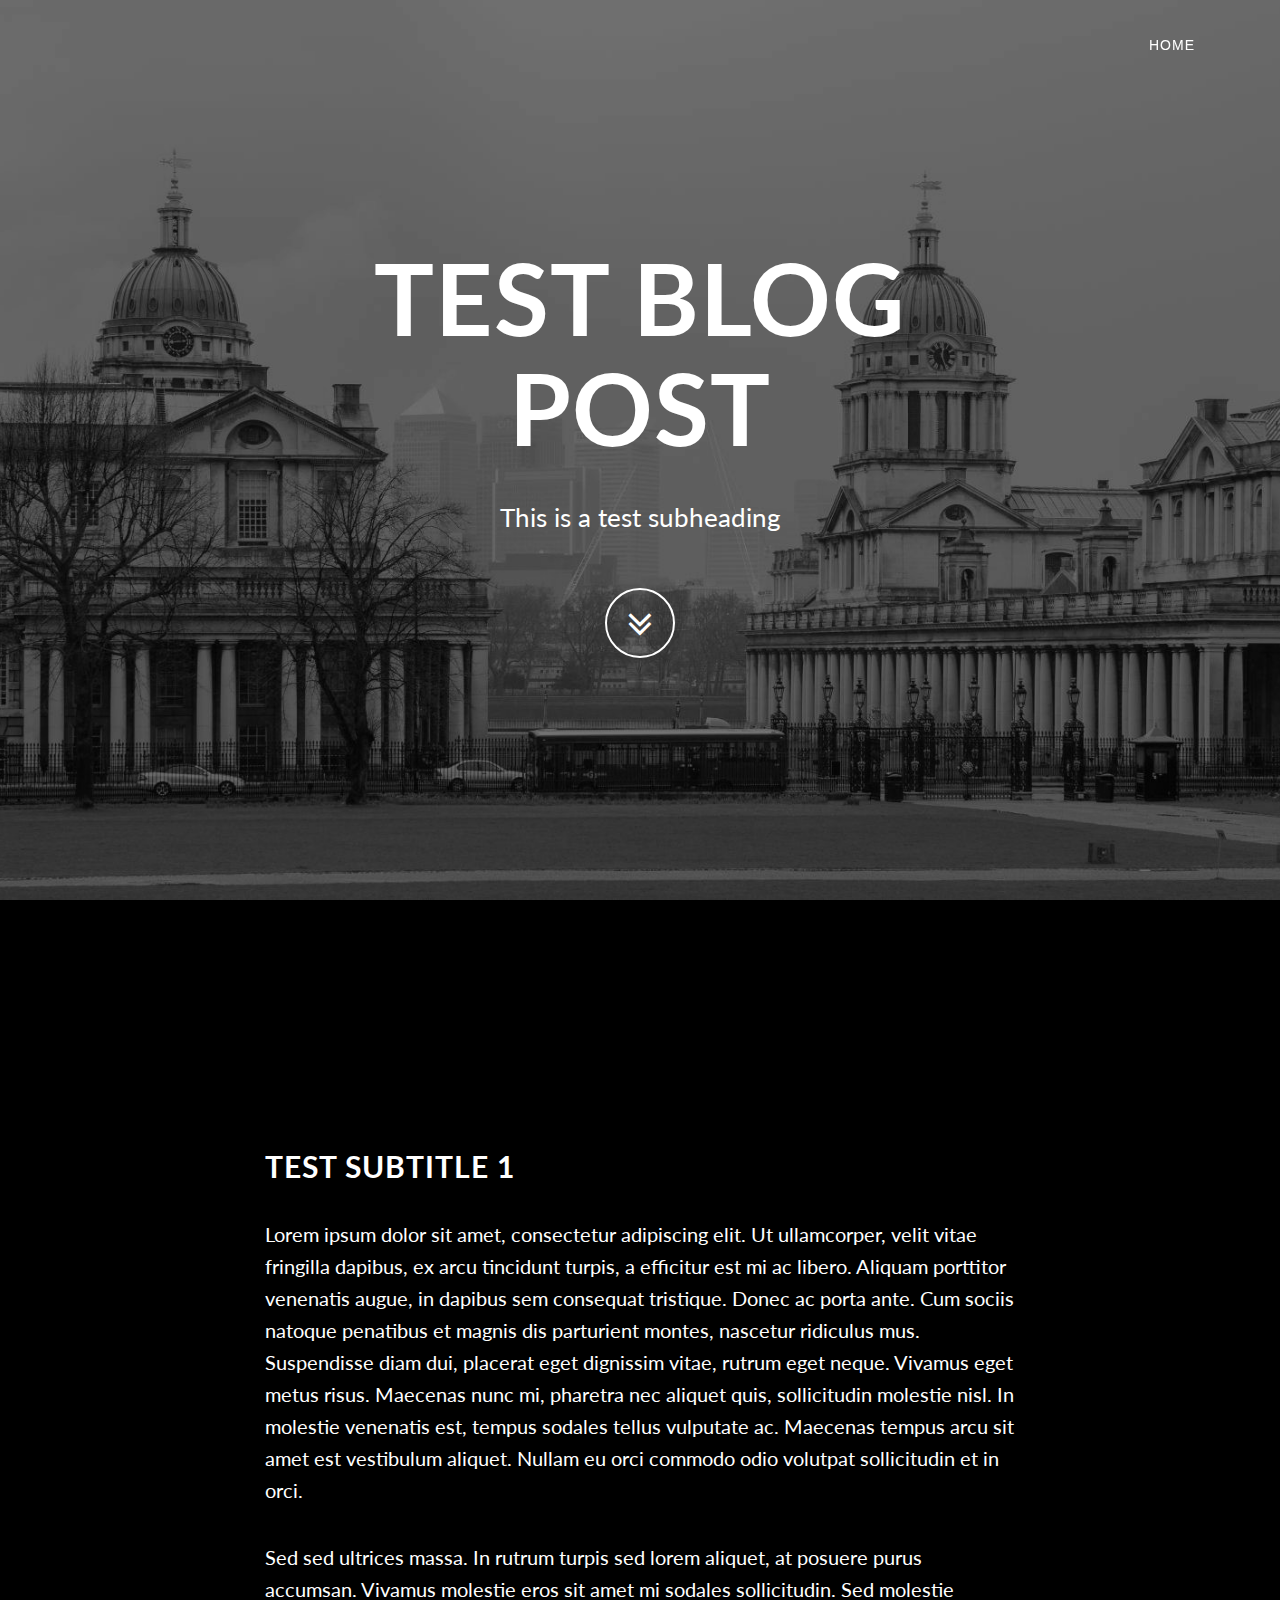
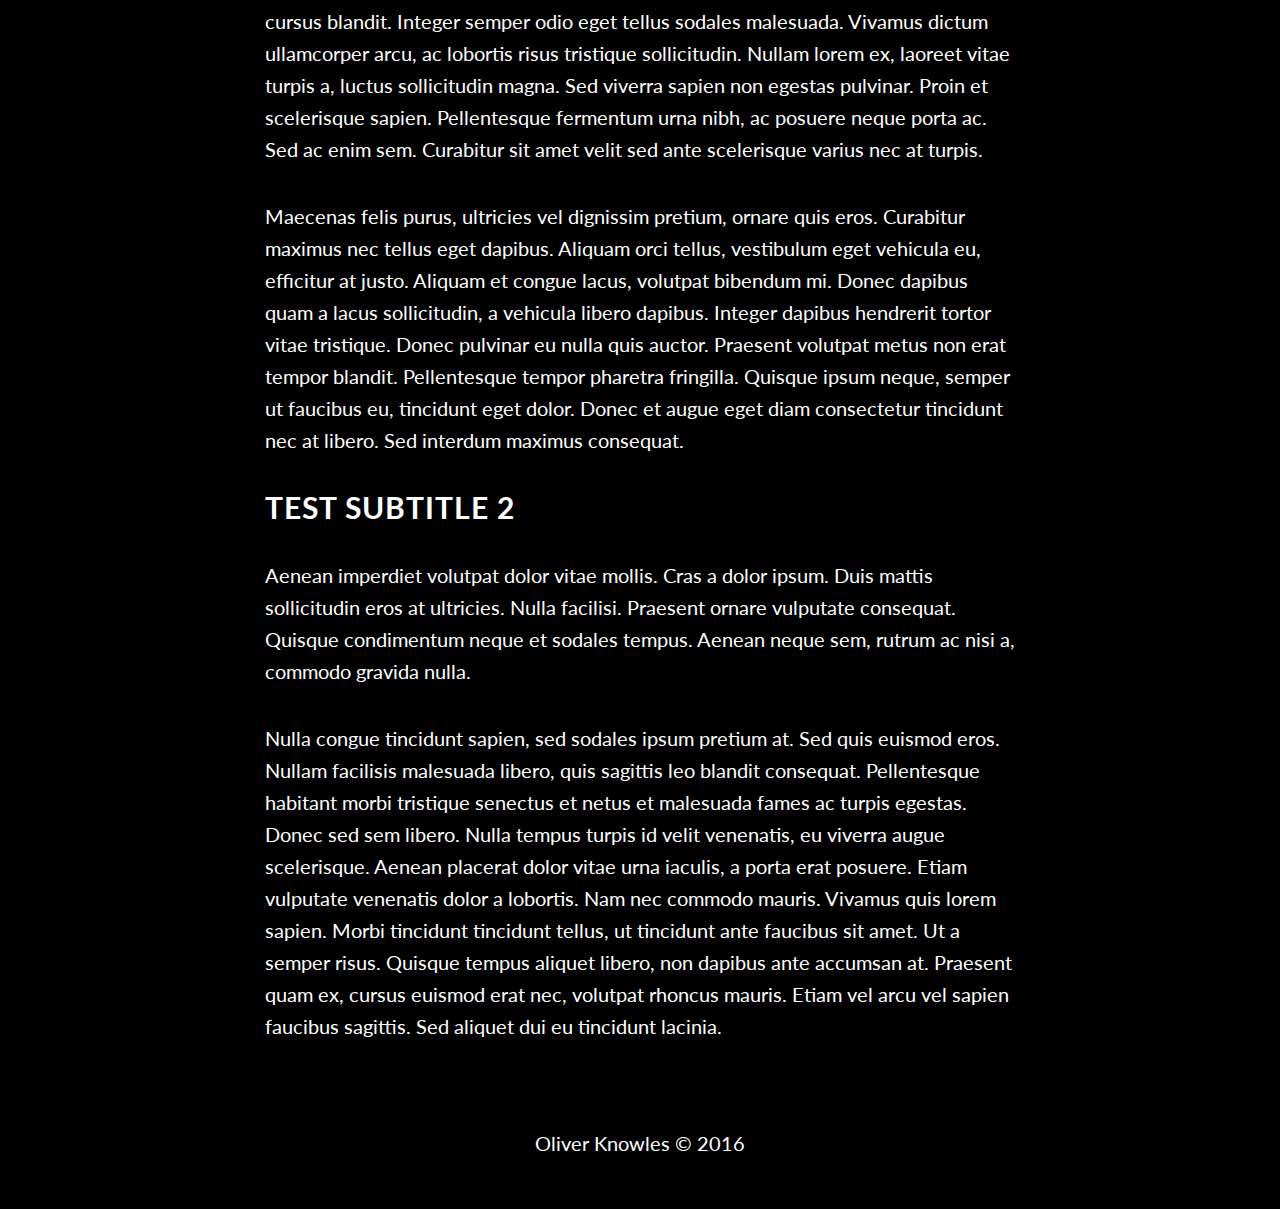
<file: test.html>
<!DOCTYPE html>
<html lang="en">

<head>

    <meta charset="utf-8">
    <meta http-equiv="X-UA-Compatible" content="IE=edge">
    <meta name="viewport" content="width=device-width, initial-scale=1">
    <meta name="description" content="">
    <meta name="author" content="">

    <title>Oliver Knowles</title>

    <!-- Bootstrap Core CSS -->
    <link href="css/bootstrap.min.css" rel="stylesheet">

    <!-- Custom CSS -->
    <link href="css/grayscale.css" rel="stylesheet">

    <!-- Custom Fonts -->
    <link href="font-awesome/css/font-awesome.min.css" rel="stylesheet" type="text/css">
    <link href='https://fonts.googleapis.com/css?family=Lato:300' rel='stylesheet' type='text/css'>

</head>

<body id="page-top" data-spy="scroll" data-target=".navbar-fixed-top">

    <!-- Navigation -->
    <nav class="navbar navbar-custom navbar-fixed-top" role="navigation">
        <div class="container">
            <!-- Collect the nav links, forms, and other content for toggling -->
            <div class="collapse navbar-collapse navbar-right navbar-main-collapse">
                <ul class="nav navbar-nav">
                    <!-- Hidden li included to remove active class from about link when scrolled up past about section -->
                    <li class="hidden">
                        <a href="#page-top"></a>
                    </li>
                    <li>
                        <a class="page-scroll" href="index.html">Home</a>
                    </li>
                </ul>
            </div>
            <!-- /.navbar-collapse -->
        </div>
        <!-- /.container -->
    </nav>

    <!-- Intro Header -->
    <header class="intro">
        <div class="intro-body">
            <div class="container">
                <div class="row">
                    <div class="col-md-8 col-md-offset-2">
                        <h1 class="brand-heading">Test Blog Post</h1>
                        <p class="intro-text">This is a test subheading</p>
                        <a href="#blog-body" class="btn btn-circle page-scroll">
                            <i class="fa fa-angle-double-down animated"></i>
                        </a>
                    </div>
                </div>
            </div>
        </div>
    </header>

    <!-- Blog Text -->
    <section id="blog-body" class="container content-section text-left">
        <div class="row">
            <div class="col-lg-8 col-lg-offset-2">
                <h2>Test Subtitle 1</h2>
                <p>Lorem ipsum dolor sit amet, consectetur adipiscing elit. Ut ullamcorper, velit vitae fringilla dapibus, ex arcu tincidunt turpis, a efficitur est mi ac libero. Aliquam porttitor venenatis augue, in dapibus sem consequat tristique. Donec ac porta ante. Cum sociis natoque penatibus et magnis dis parturient montes, nascetur ridiculus mus. Suspendisse diam dui, placerat eget dignissim vitae, rutrum eget neque. Vivamus eget metus risus. Maecenas nunc mi, pharetra nec aliquet quis, sollicitudin molestie nisl. In molestie venenatis est, tempus sodales tellus vulputate ac. Maecenas tempus arcu sit amet est vestibulum aliquet. Nullam eu orci commodo odio volutpat sollicitudin et in orci.</p>
                <p>Sed sed ultrices massa. In rutrum turpis sed lorem aliquet, at posuere purus accumsan. Vivamus molestie eros sit amet mi sodales sollicitudin. Sed molestie cursus blandit. Integer semper odio eget tellus sodales malesuada. Vivamus dictum ullamcorper arcu, ac lobortis risus tristique sollicitudin. Nullam lorem ex, laoreet vitae turpis a, luctus sollicitudin magna. Sed viverra sapien non egestas pulvinar. Proin et scelerisque sapien. Pellentesque fermentum urna nibh, ac posuere neque porta ac. Sed ac enim sem. Curabitur sit amet velit sed ante scelerisque varius nec at turpis.</p>
                <p>Maecenas felis purus, ultricies vel dignissim pretium, ornare quis eros. Curabitur maximus nec tellus eget dapibus. Aliquam orci tellus, vestibulum eget vehicula eu, efficitur at justo. Aliquam et congue lacus, volutpat bibendum mi. Donec dapibus quam a lacus sollicitudin, a vehicula libero dapibus. Integer dapibus hendrerit tortor vitae tristique. Donec pulvinar eu nulla quis auctor. Praesent volutpat metus non erat tempor blandit. Pellentesque tempor pharetra fringilla. Quisque ipsum neque, semper ut faucibus eu, tincidunt eget dolor. Donec et augue eget diam consectetur tincidunt nec at libero. Sed interdum maximus consequat.</p>
                <h2>Test Subtitle 2</h2>
                <p>Aenean imperdiet volutpat dolor vitae mollis. Cras a dolor ipsum. Duis mattis sollicitudin eros at ultricies. Nulla facilisi. Praesent ornare vulputate consequat. Quisque condimentum neque et sodales tempus. Aenean neque sem, rutrum ac nisi a, commodo gravida nulla.</p>
                <p>Nulla congue tincidunt sapien, sed sodales ipsum pretium at. Sed quis euismod eros. Nullam facilisis malesuada libero, quis sagittis leo blandit consequat. Pellentesque habitant morbi tristique senectus et netus et malesuada fames ac turpis egestas. Donec sed sem libero. Nulla tempus turpis id velit venenatis, eu viverra augue scelerisque. Aenean placerat dolor vitae urna iaculis, a porta erat posuere. Etiam vulputate venenatis dolor a lobortis. Nam nec commodo mauris. Vivamus quis lorem sapien. Morbi tincidunt tincidunt tellus, ut tincidunt ante faucibus sit amet. Ut a semper risus. Quisque tempus aliquet libero, non dapibus ante accumsan at. Praesent quam ex, cursus euismod erat nec, volutpat rhoncus mauris. Etiam vel arcu vel sapien faucibus sagittis. Sed aliquet dui eu tincidunt lacinia.</p>
            </div>
        </div>
    </section>

    <!-- Footer -->
    <footer>
        <div class="container text-center">
            <p>Oliver Knowles &copy; 2016</p>
        </div>
    </footer>

    <!-- jQuery -->
    <script src="js/jquery.js"></script>

    <!-- Bootstrap Core JavaScript -->
    <script src="js/bootstrap.min.js"></script>

    <!-- Plugin JavaScript -->
    <script src="js/jquery.easing.min.js"></script>

    <!-- Custom Theme JavaScript -->
    <script src="js/grayscale.js"></script>

</body>

</html>
</file>
<file: css/grayscale.css>
/*!
 * Start Bootstrap - Grayscale Bootstrap Theme (http://startbootstrap.com)
 * Code licensed under the Apache License v2.0.
 * For details, see http://www.apache.org/licenses/LICENSE-2.0.
 */

body {
    width: 100%;
    height: 100%;
    font-family: Lato,"Helvetica Neue",Helvetica,Arial,sans-serif;
    color: #fff;
    background-color: #000;
}

html {
    width: 100%;
    height: 100%;
}

h1,
h2,
h3,
h4,
h5,
h6 {
    margin: 0 0 35px;
    text-transform: uppercase;
    font-family: Lato,"Helvetica Neue",Helvetica,Arial,sans-serif;
    font-weight: 700;
    letter-spacing: 1px;
}

p {
    margin: 0 0 25px;
    font-size: 18px;
    line-height: 1.5;
}

@media(min-width:768px) {
    p {
        margin: 0 0 35px;
        font-size: 20px;
        line-height: 1.6;
    }
}

a {
    color: #42dca3;
    -webkit-transition: all .2s ease-in-out;
    -moz-transition: all .2s ease-in-out;
    transition: all .2s ease-in-out;
}

a:hover,
a:focus {
    text-decoration: none;
    color: #1d9b6c;
}

small {
  font-size: 8px;
}

.article-text {
    margin: 0 0 25px;
    font-size: 20px;
    line-height: 1.5;
}

.light {
    font-weight: 400;
}

.navbar-custom {
    margin-bottom: 0;
    border-bottom: 1px solid rgba(255,255,255,.3);
    text-transform: uppercase;
    font-family: Montserrat,"Helvetica Neue",Helvetica,Arial,sans-serif;
    background-color: #000;
}

.navbar-custom .navbar-brand {
    font-weight: 700;
}

.navbar-custom .navbar-brand:focus {
    outline: 0;
}

.navbar-custom .navbar-brand .navbar-toggle {
    padding: 4px 6px;
    font-size: 16px;
    color: #fff;
}

.navbar-custom .navbar-brand .navbar-toggle:focus,
.navbar-custom .navbar-brand .navbar-toggle:active {
    outline: 0;
}

.navbar-custom a {
    color: #fff;
}

.navbar-custom .nav li a {
    -webkit-transition: background .3s ease-in-out;
    -moz-transition: background .3s ease-in-out;
    transition: background .3s ease-in-out;
}

.navbar-custom .nav li a:hover {
    outline: 0;
    color: rgba(255,255,255,.8);
    background-color: transparent;
}

.navbar-custom .nav li a:focus,
.navbar-custom .nav li a:active {
    outline: 0;
    background-color: transparent;
}

.navbar-custom .nav li.active {
    outline: 0;
}

.navbar-custom .nav li.active a {
    background-color: rgba(255,255,255,.3);
}

.navbar-custom .nav li.active a:hover {
    color: #fff;
}

@media(min-width:768px) {
    .navbar-custom {
        padding: 20px 0;
        border-bottom: 0;
        letter-spacing: 1px;
        background: 0 0;
        -webkit-transition: background .5s ease-in-out,padding .5s ease-in-out;
        -moz-transition: background .5s ease-in-out,padding .5s ease-in-out;
        transition: background .5s ease-in-out,padding .5s ease-in-out;
    }

    .navbar-custom.top-nav-collapse {
        padding: 0;
        border-bottom: 1px solid rgba(255,255,255,.3);
        background: #000;
    }
}

.intro {
    display: table;
    width: 100%;
    height: auto;
    padding: 100px 0;
    text-align: center;
    color: #fff;
    background: url(../img/intro-bg.jpg) no-repeat bottom center scroll;
    background-color: #000;
    -webkit-background-size: cover;
    -moz-background-size: cover;
    background-size: cover;
    -o-background-size: cover;
}

#intro-mountains {
    background: url(../img/canadian-mountains.jpg) no-repeat bottom center scroll;
    -webkit-background-size: cover;
    -moz-background-size: cover;
    background-size: cover;
    -o-background-size: cover;
}

#intro-brighton {
    background: url(../img/brighton-beach.jpg) no-repeat bottom center scroll;
    -webkit-background-size: cover;
    -moz-background-size: cover;
    background-size: cover;
    -o-background-size: cover;
}

#intro-poker {
    background: url(../img/poker.jpg) no-repeat bottom center scroll;
    -webkit-background-size: cover;
    -moz-background-size: cover;
    background-size: cover;
    -o-background-size: cover;
}

#intro-2019-review {
    background: url(../img/water-dive.jpg) no-repeat bottom center scroll;
    -webkit-background-size: cover;
    -moz-background-size: cover;
    background-size: cover;
    -o-background-size: cover;
}

#intro-lel-22 {
    background: url(../img/lel-22-background.jpg) no-repeat bottom center scroll;
    -webkit-background-size: cover;
    -moz-background-size: cover;
    background-size: cover;
    -o-background-size: cover;
}

.intro .intro-body {
    display: table-cell;
    vertical-align: middle;
}

.intro .intro-body .brand-heading {
    font-size: 40px;
}

.intro .intro-body .intro-text {
    font-size: 18px;
}

@media(min-width:768px) {
    .intro {
        height: 100%;
        padding: 0;
    }

    .intro .intro-body .brand-heading {
        font-size: 100px;
    }

    .intro .intro-body .intro-text {
        font-size: 26px;
    }
}

.blog-img {
    max-width:100%;
    height:auto;
}

.btn-circle {
    width: 70px;
    height: 70px;
    margin-top: 15px;
    padding: 7px 16px;
    border: 2px solid #fff;
    border-radius: 100%!important;
    font-size: 40px;
    color: #fff;
    background: 0 0;
    -webkit-transition: background .3s ease-in-out;
    -moz-transition: background .3s ease-in-out;
    transition: background .3s ease-in-out;
}

.btn-circle:hover,
.btn-circle:focus {
    outline: 0;
    color: #fff;
    background: rgba(255,255,255,.1);
}

.btn-circle i.animated {
    -webkit-transition-property: -webkit-transform;
    -webkit-transition-duration: 1s;
    -moz-transition-property: -moz-transform;
    -moz-transition-duration: 1s;
}

.btn-circle:hover i.animated {
    -webkit-animation-name: pulse;
    -moz-animation-name: pulse;
    -webkit-animation-duration: 1.5s;
    -moz-animation-duration: 1.5s;
    -webkit-animation-iteration-count: infinite;
    -moz-animation-iteration-count: infinite;
    -webkit-animation-timing-function: linear;
    -moz-animation-timing-function: linear;
}

@-webkit-keyframes pulse {
    0% {
        -webkit-transform: scale(1);
        transform: scale(1);
    }

    50% {
        -webkit-transform: scale(1.2);
        transform: scale(1.2);
    }

    100% {
        -webkit-transform: scale(1);
        transform: scale(1);
    }
}

@-moz-keyframes pulse {
    0% {
        -moz-transform: scale(1);
        transform: scale(1);
    }

    50% {
        -moz-transform: scale(1.2);
        transform: scale(1.2);
    }

    100% {
        -moz-transform: scale(1);
        transform: scale(1);
    }
}

.content-section {
    padding-top: 100px;
}

.download-section {
    width: 100%;
    padding: 50px 0;
    color: #fff;
    background: url(../img/downloads-bg.jpg) no-repeat center center scroll;
    background-color: #000;
    -webkit-background-size: cover;
    -moz-background-size: cover;
    background-size: cover;
    -o-background-size: cover;
}

#map {
    width: 100%;
    height: 200px;
    margin-top: 100px;
}

@media(min-width:767px) {
    .content-section {
        padding-top: 250px;
    }

    .download-section {
        padding: 100px 0;
    }

    #map {
        height: 400px;
        margin-top: 250px;
    }
}

.btn {
    border-radius: 0;
    text-transform: uppercase;
    font-family: Montserrat,"Helvetica Neue",Helvetica,Arial,sans-serif;
    font-weight: 400;
    -webkit-transition: all .3s ease-in-out;
    -moz-transition: all .3s ease-in-out;
    transition: all .3s ease-in-out;
}

.btn-default {
    border: 1px solid #42dca3;
    color: #42dca3;
    background-color: transparent;
}

.btn-default:hover,
.btn-default:focus {
    border: 1px solid #42dca3;
    outline: 0;
    color: #000;
    background-color: #42dca3;
}

ul.banner-social-buttons {
    margin-top: 0;
}

@media(max-width:1199px) {
    ul.banner-social-buttons {
        margin-top: 15px;
    }
}

@media(max-width:767px) {
    ul.banner-social-buttons li {
        display: block;
        margin-bottom: 20px;
        padding: 0;
    }

    ul.banner-social-buttons li:last-child {
        margin-bottom: 0;
    }
}

footer {
    padding: 50px 0;
}

footer p {
    margin: 0;
}

::-moz-selection {
    text-shadow: none;
    background: #fcfcfc;
    background: rgba(255,255,255,.2);
}

::selection {
    text-shadow: none;
    background: #fcfcfc;
    background: rgba(255,255,255,.2);
}

img::selection {
    background: 0 0;
}

img::-moz-selection {
    background: 0 0;
}

body {
    webkit-tap-highlight-color: rgba(255,255,255,.2);
}
</file>
